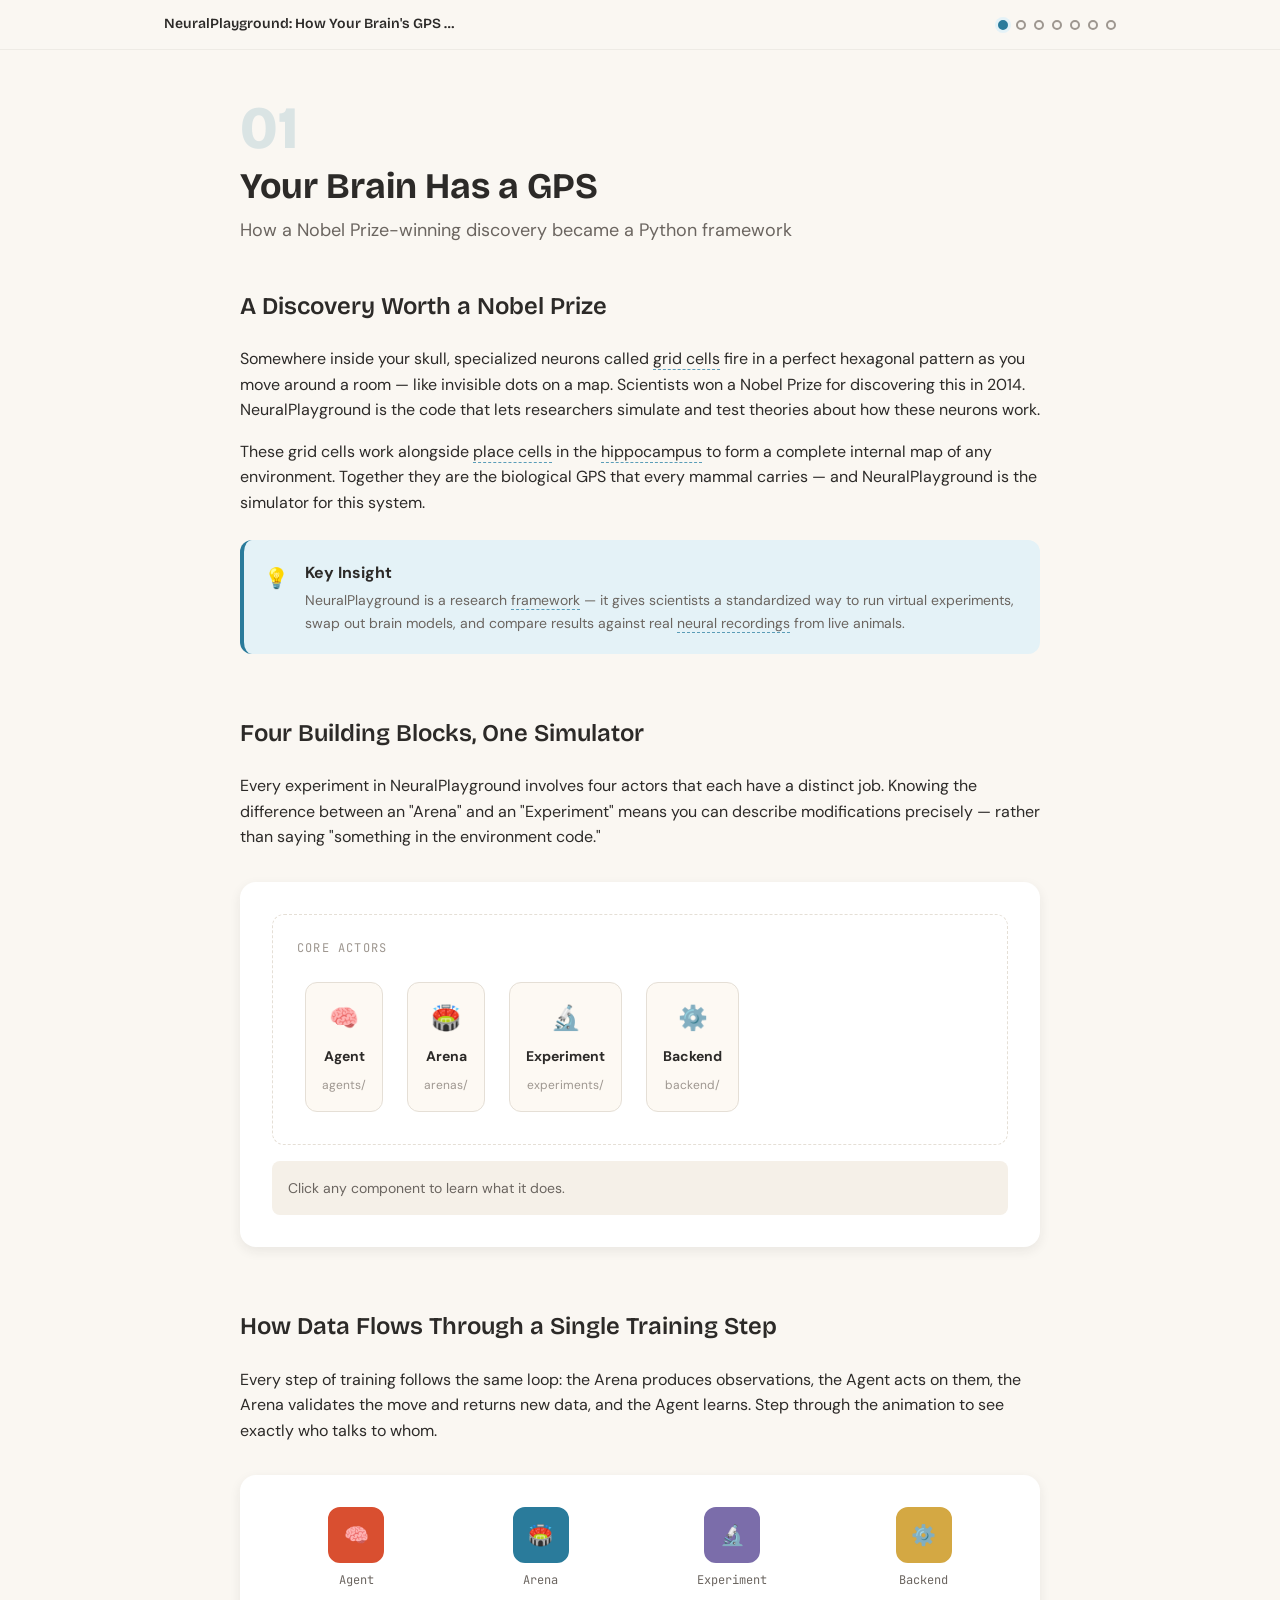
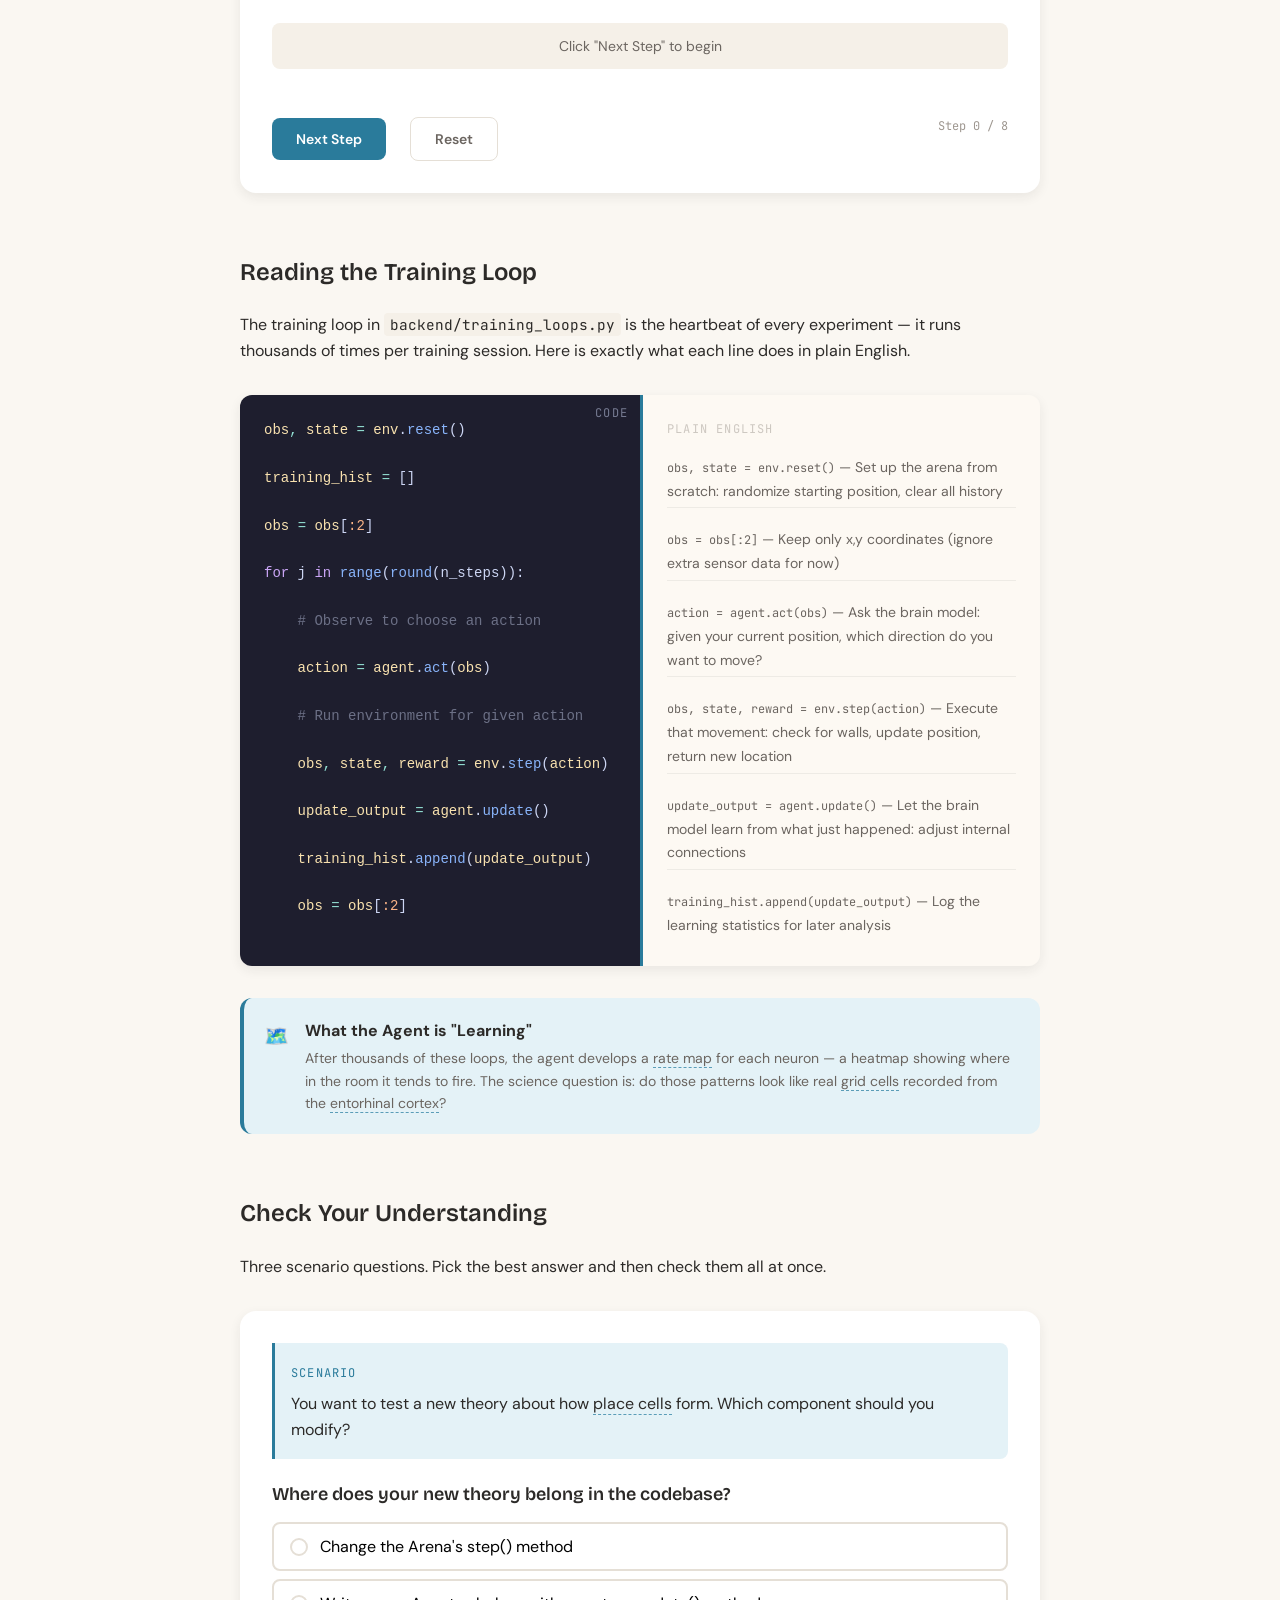
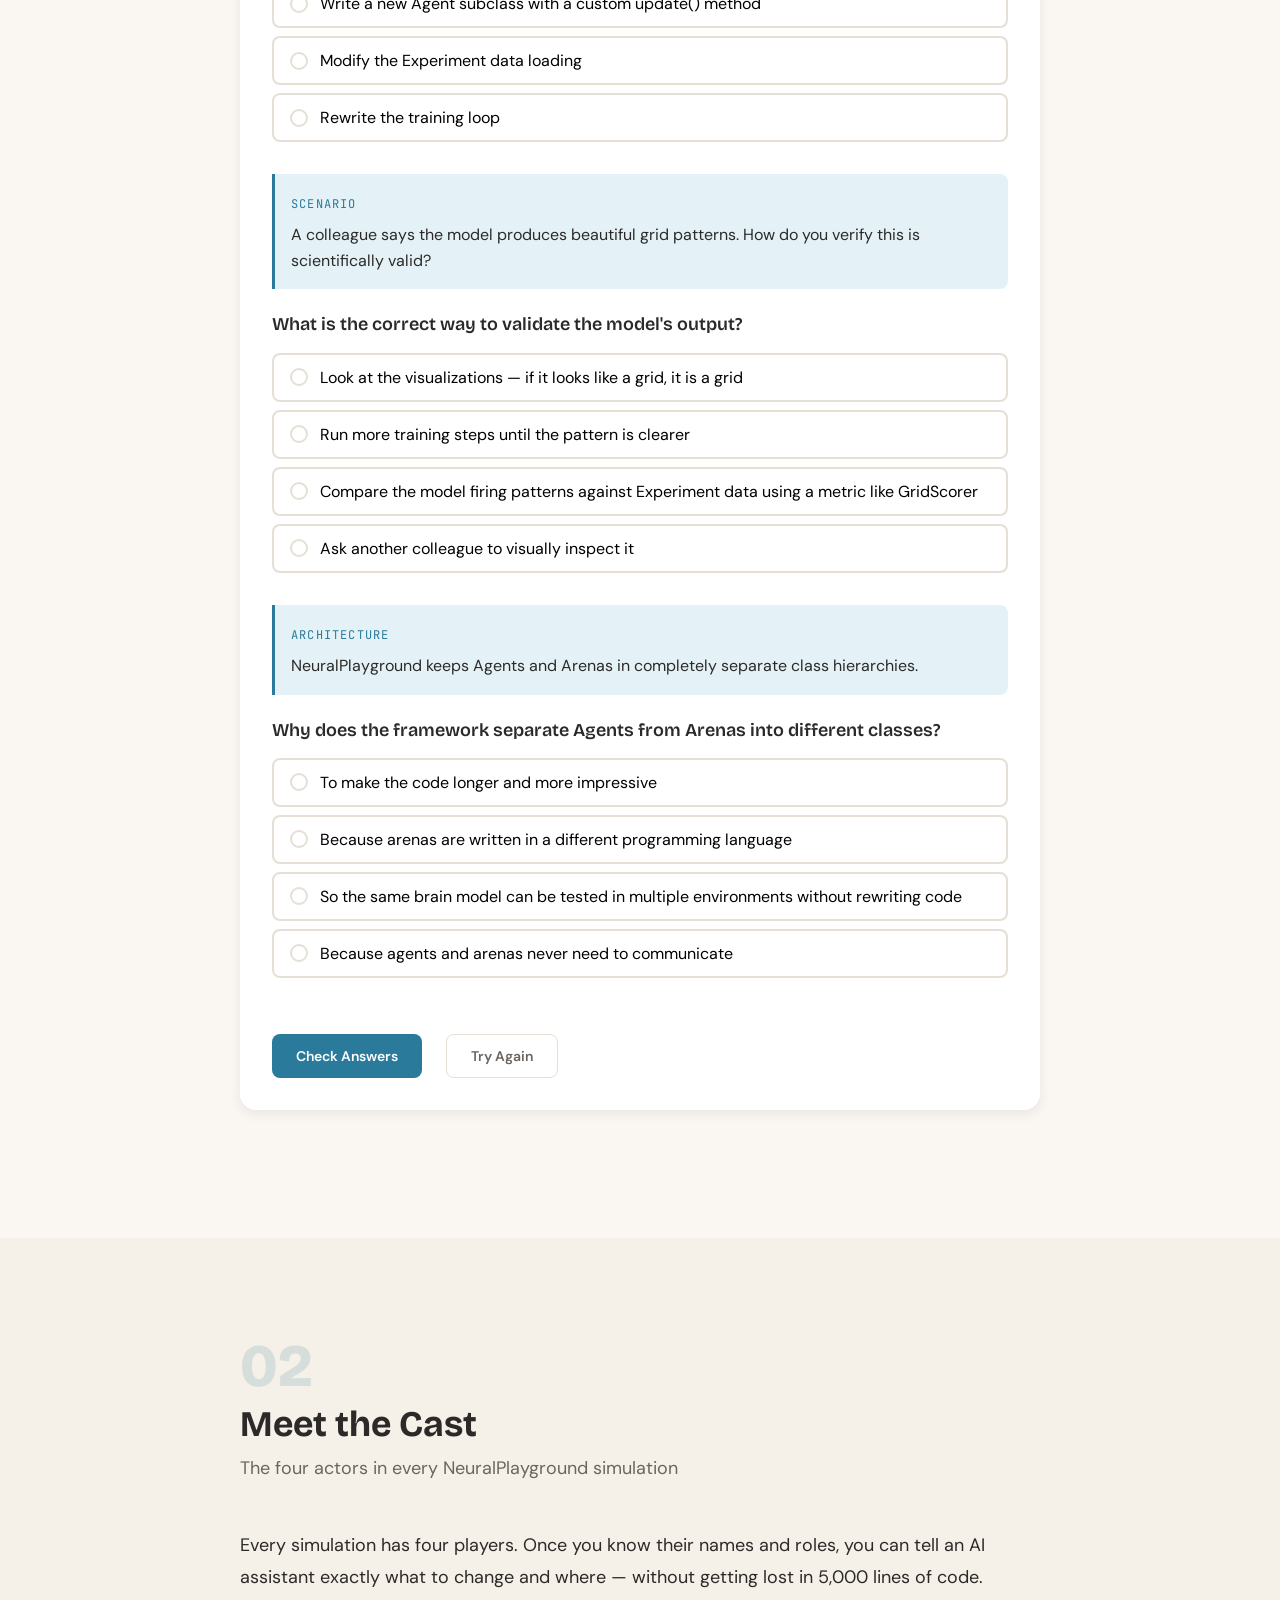
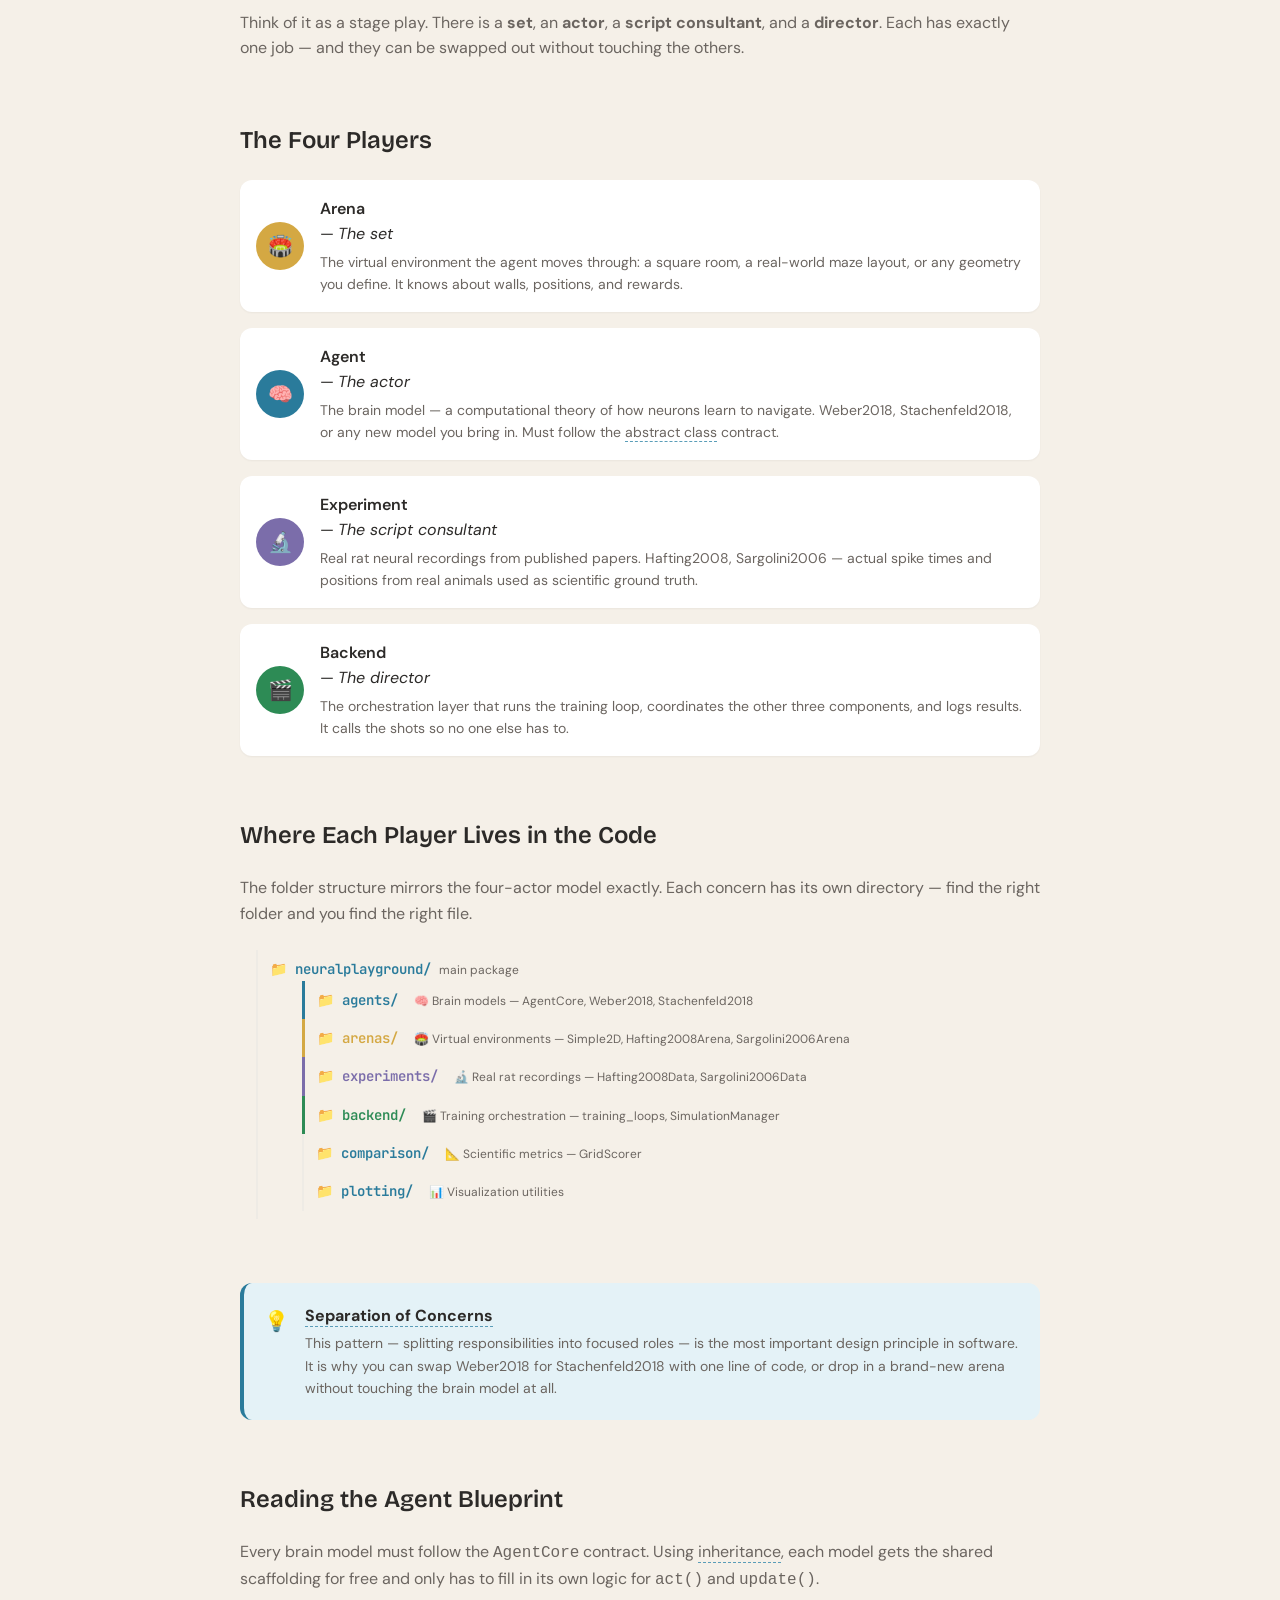
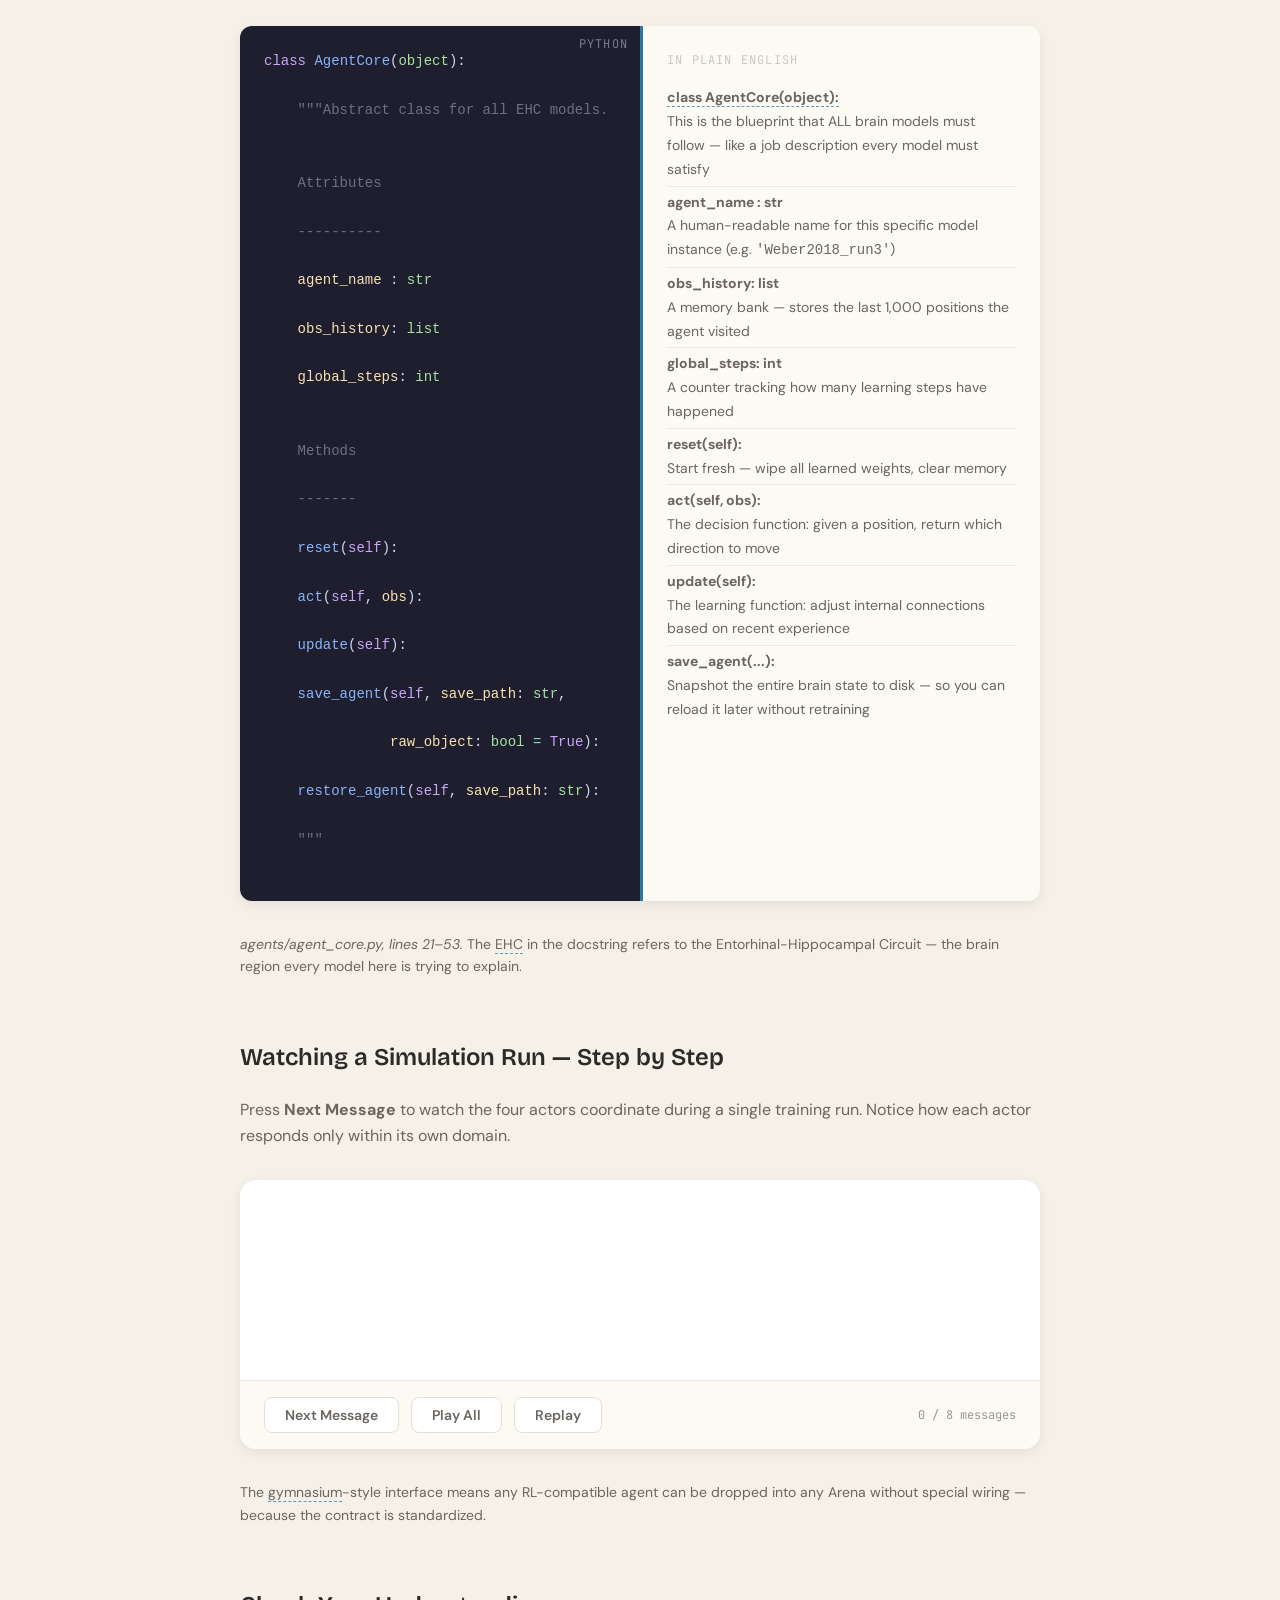
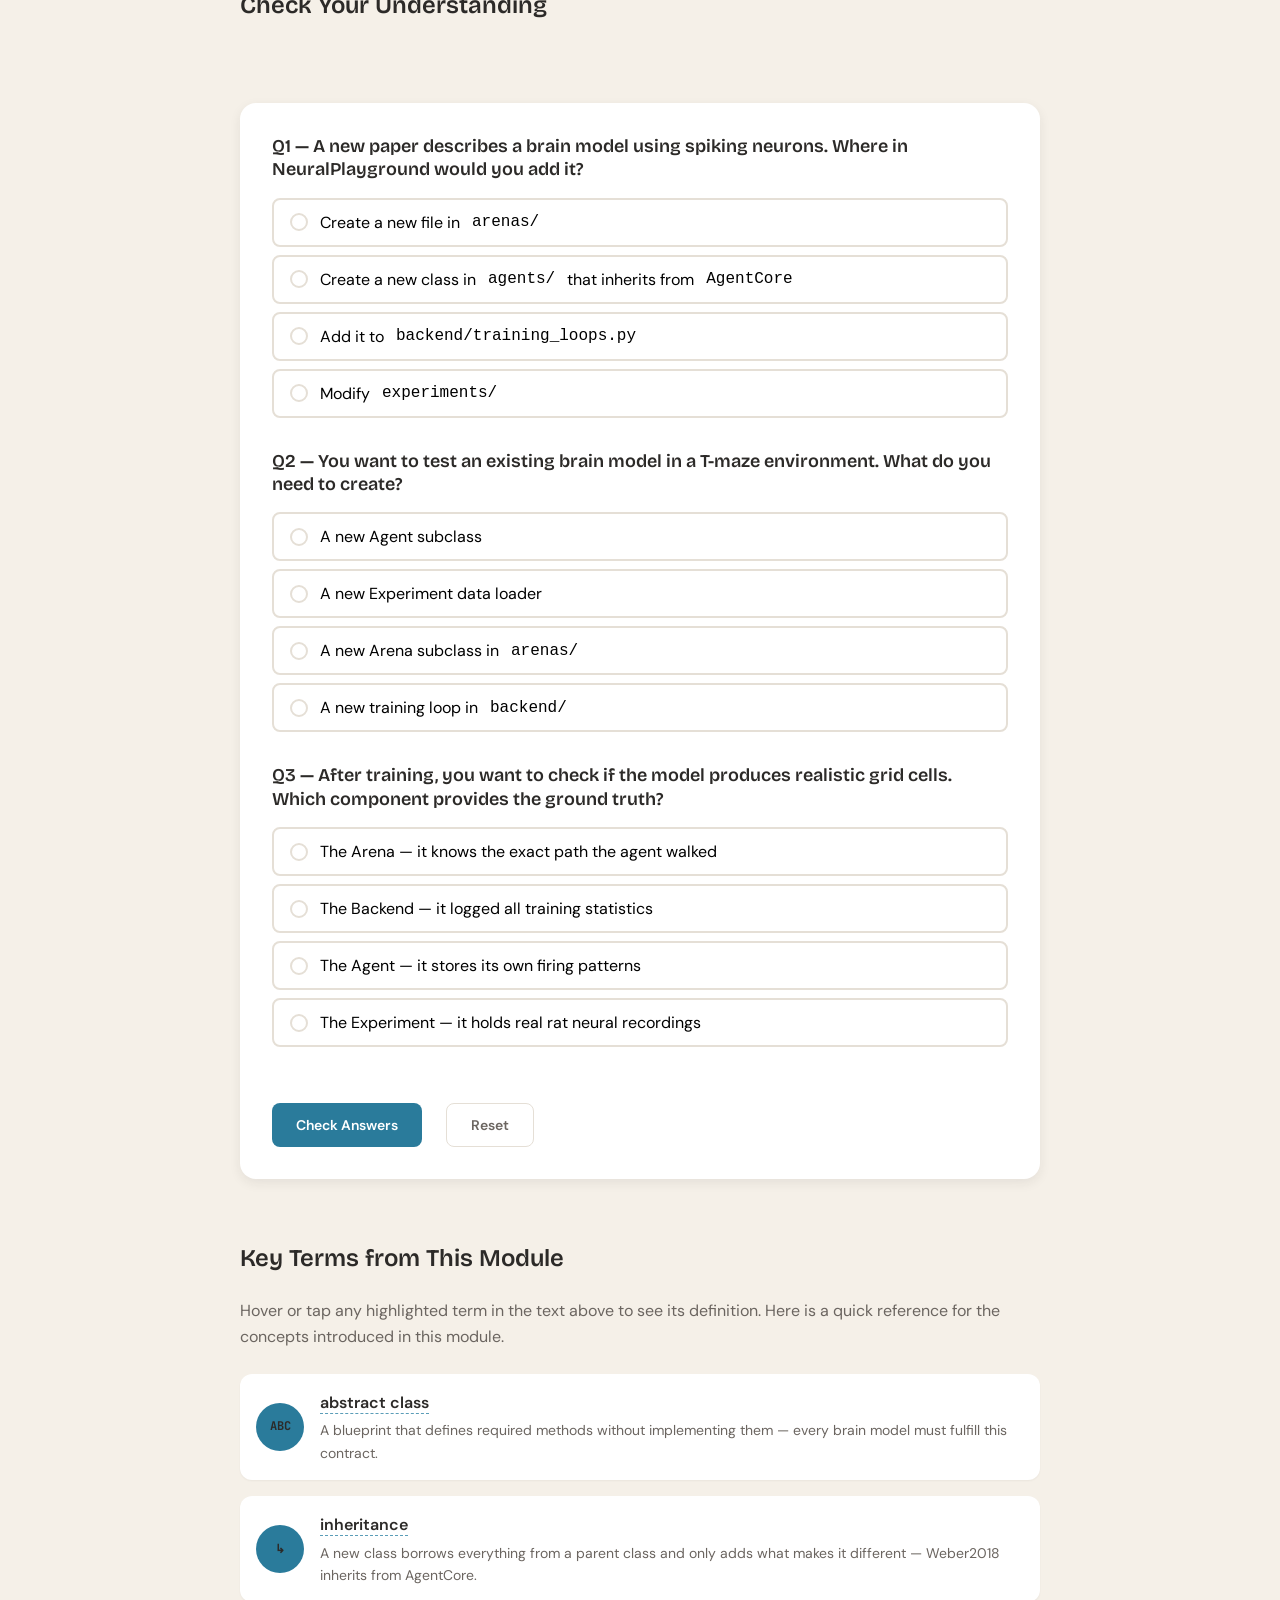
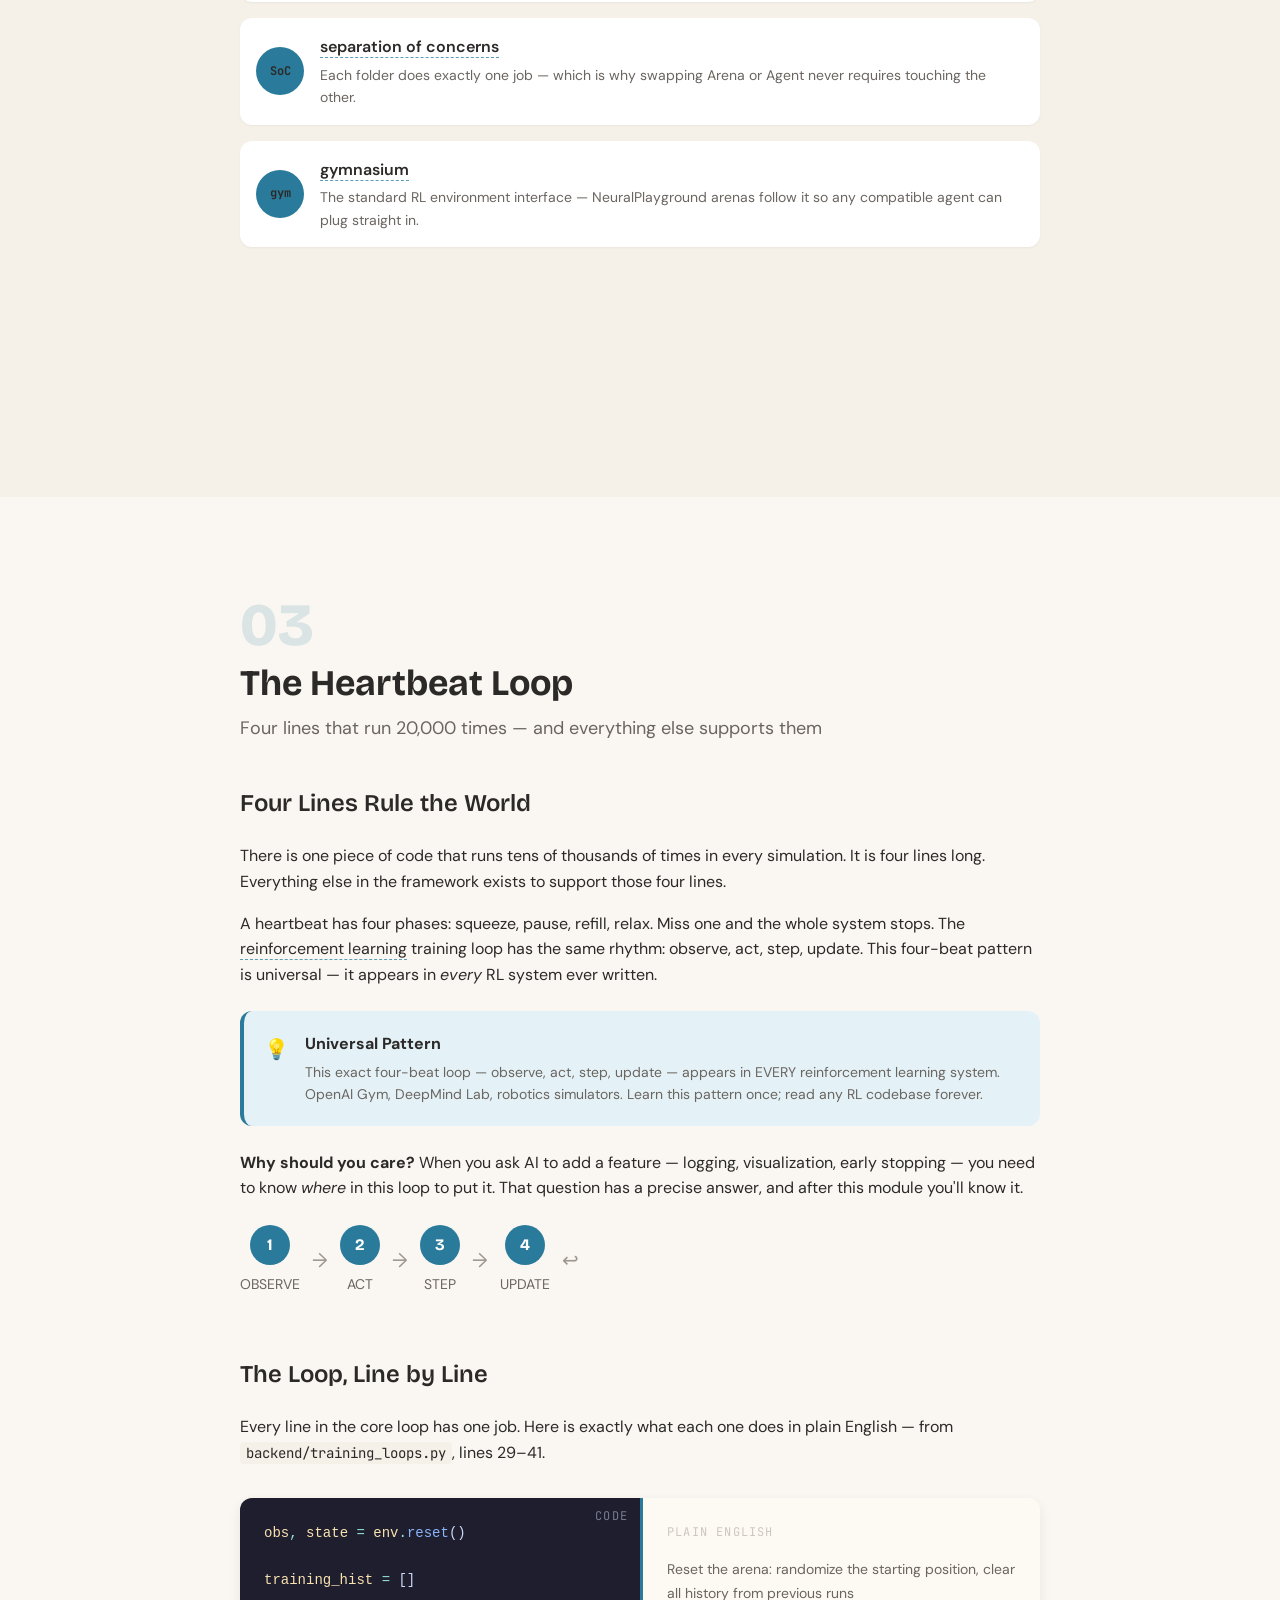
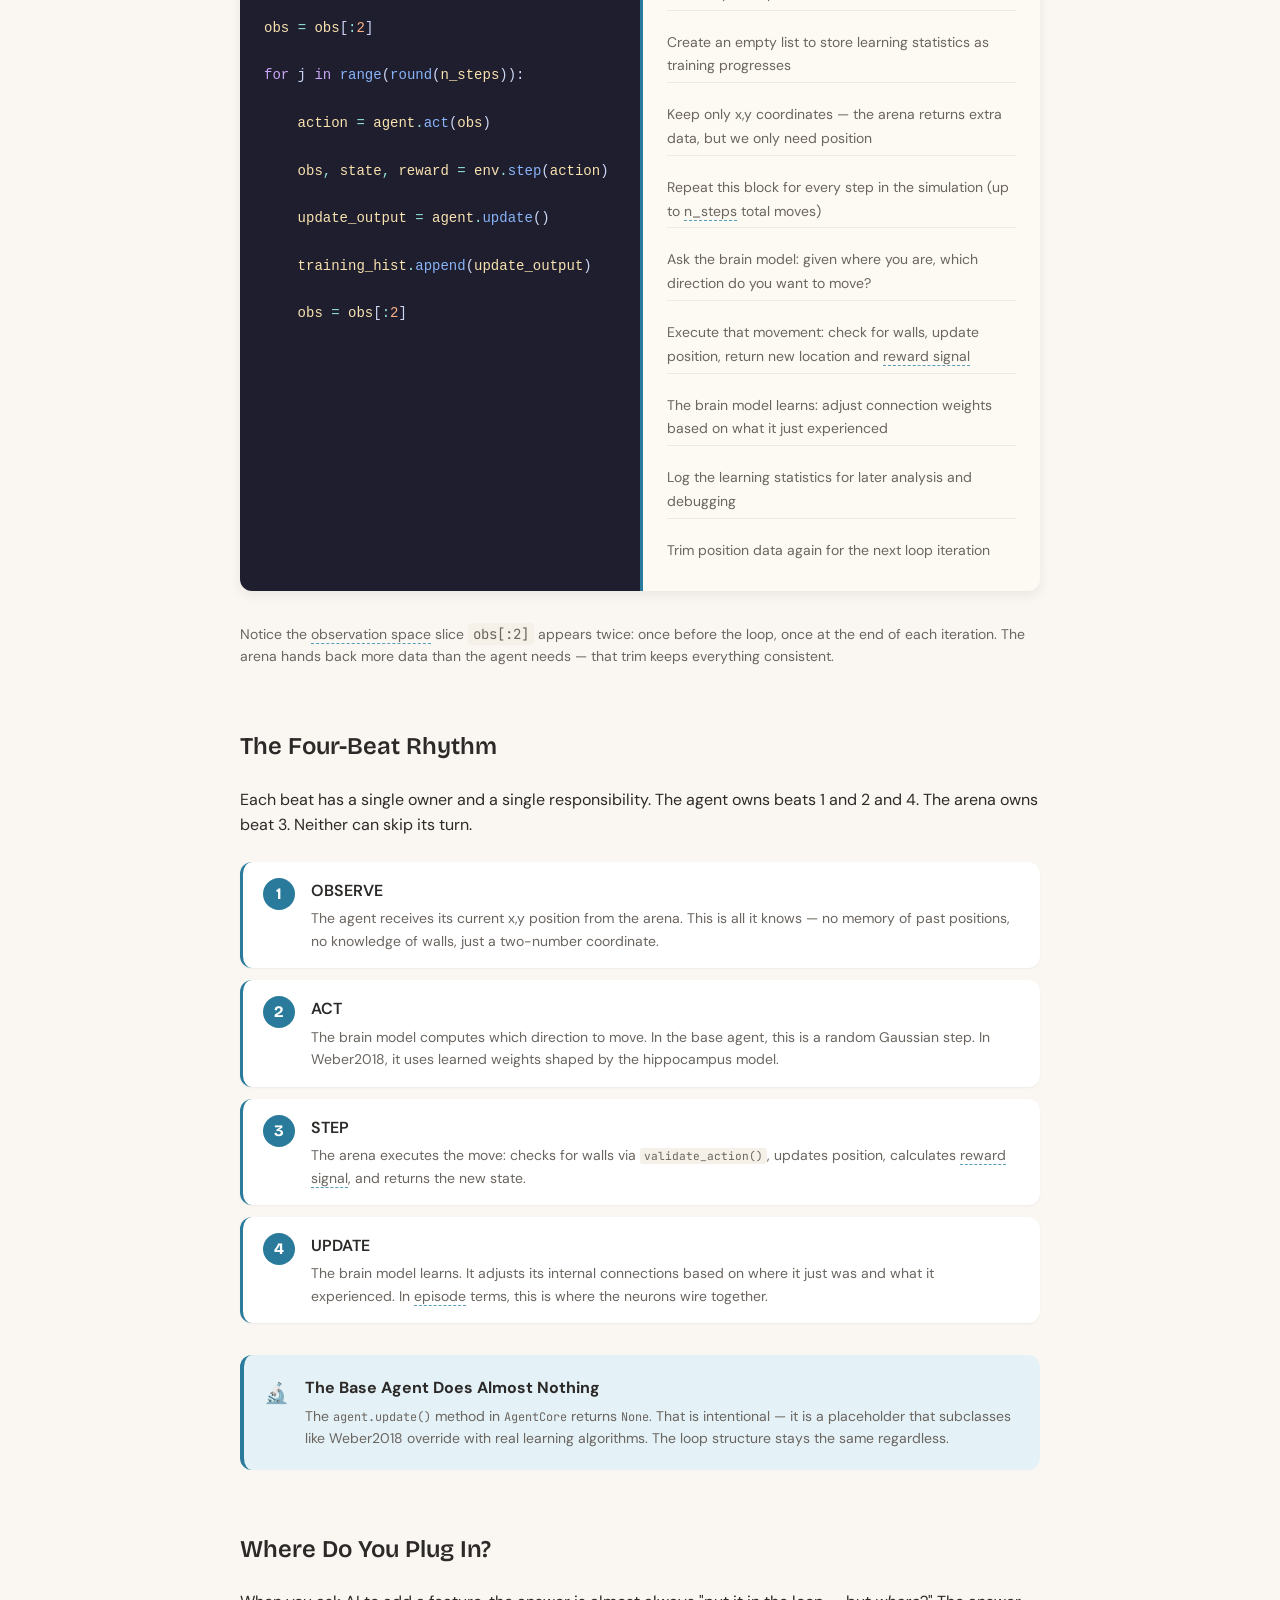
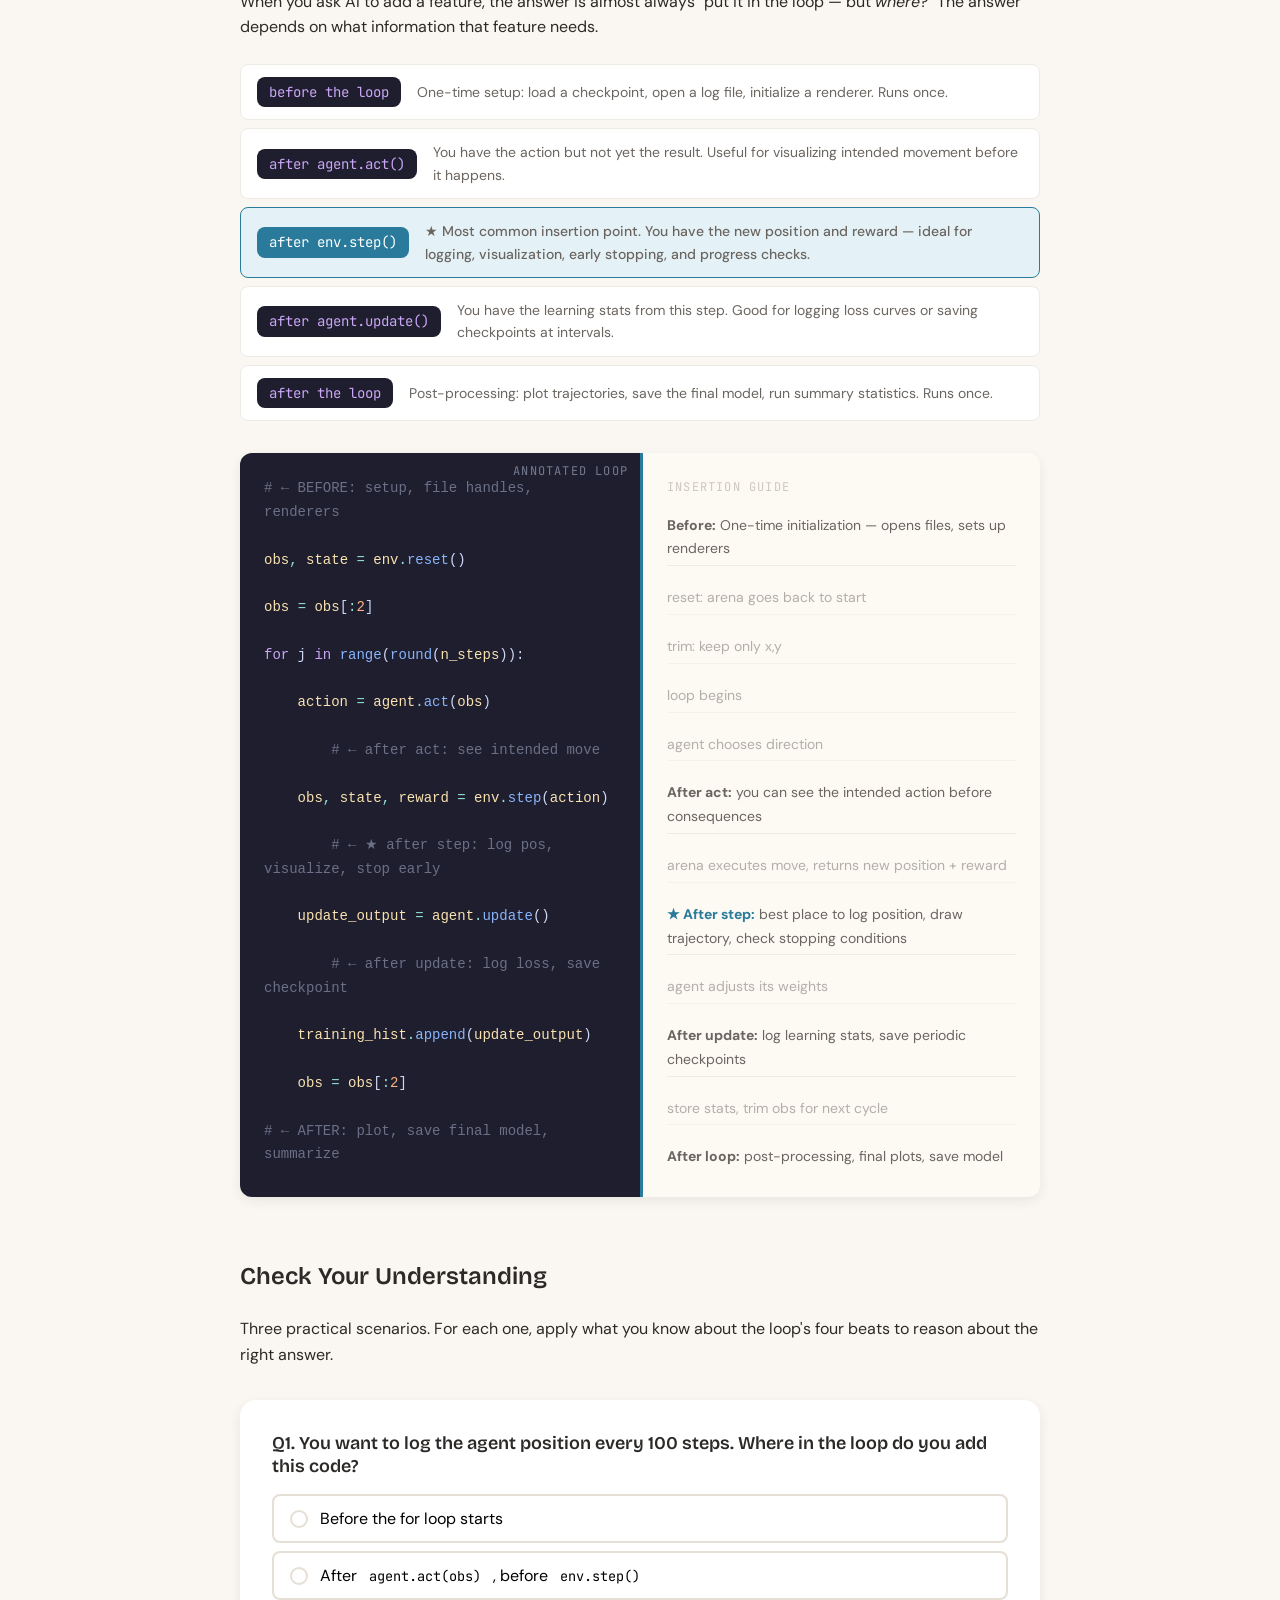
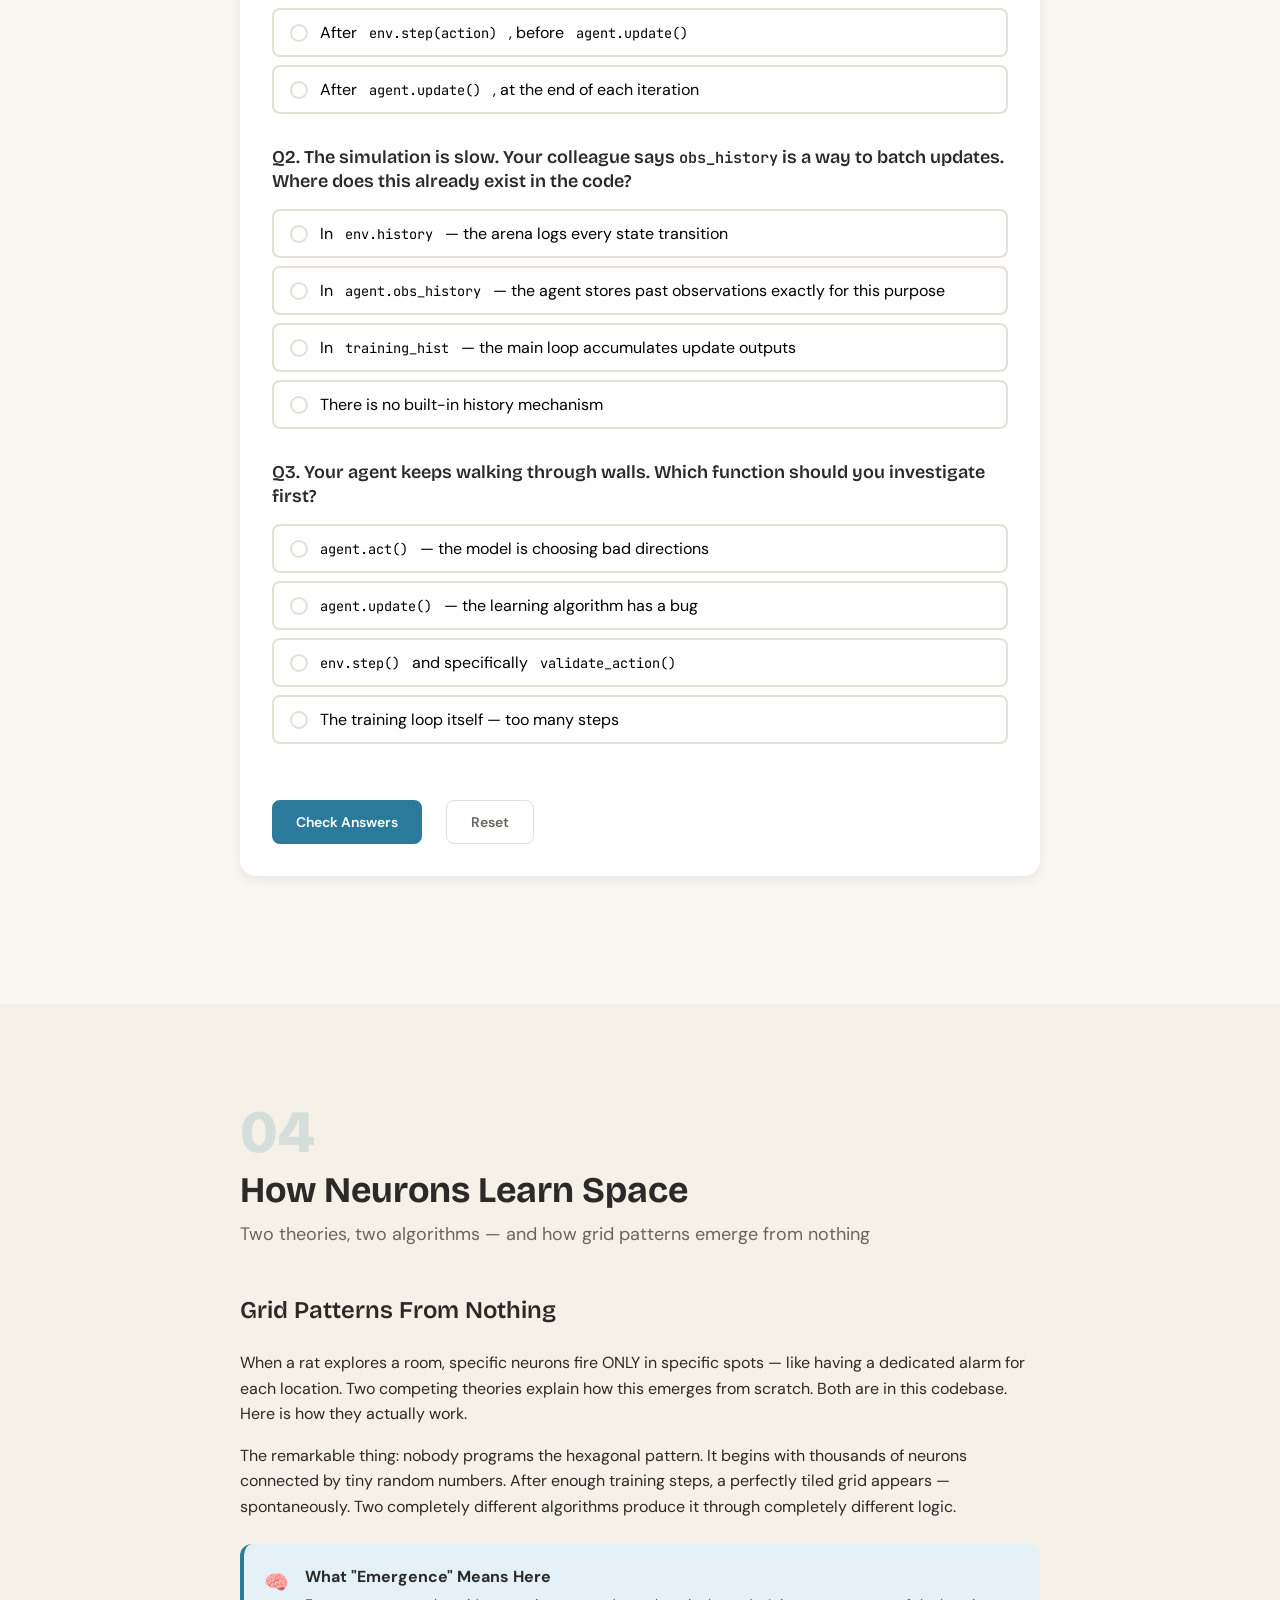
<file: neural-playground-course/index.html>
<!DOCTYPE html>
<html lang="en">
<head>
  <meta charset="UTF-8">
  <meta name="viewport" content="width=device-width, initial-scale=1.0">
  <title>NeuralPlayground: How Your Brain's GPS Works in Code</title>

  <!-- Google Fonts: Bricolage Grotesque · DM Sans · JetBrains Mono -->
  <link rel="preconnect" href="https://fonts.googleapis.com">
  <link rel="preconnect" href="https://fonts.gstatic.com" crossorigin>
  <link href="https://fonts.googleapis.com/css2?family=Bricolage+Grotesque:opsz,wght@12..96,400;12..96,600;12..96,700;12..96,800&family=DM+Sans:ital,opsz,wght@0,9..40,300;0,9..40,400;0,9..40,500;0,9..40,600;0,9..40,700;1,9..40,400;1,9..40,500&family=JetBrains+Mono:wght@400;500;600&display=swap" rel="stylesheet">

  <link rel="stylesheet" href="styles.css">

  <style>
    :root {
      --color-accent:       #2A7B9B;
      --color-accent-hover: #1F6280;
      --color-accent-light: #E4F2F7;
      --color-accent-muted: #5A9DB8;
    }
  </style>

  <script src="main.js" defer></script>
</head>
<body>

  <nav class="nav" id="nav">
    <div class="progress-bar" id="progress-bar" role="progressbar" aria-valuenow="0" aria-valuemin="0" aria-valuemax="100"></div>
    <div class="nav-inner">
      <span class="nav-title">NeuralPlayground: How Your Brain's GPS Works in Code</span>
      <div class="nav-dots" id="nav-dots" role="tablist">
        <button class="nav-dot" data-target="module-1" data-tooltip="Your Brain Has a GPS" role="tab" aria-label="Module 1: Your Brain Has a GPS"></button>
        <button class="nav-dot" data-target="module-2" data-tooltip="Meet the Cast" role="tab" aria-label="Module 2: Meet the Cast"></button>
        <button class="nav-dot" data-target="module-3" data-tooltip="The Heartbeat Loop" role="tab" aria-label="Module 3: The Heartbeat Loop"></button>
        <button class="nav-dot" data-target="module-4" data-tooltip="How Neurons Learn Space" role="tab" aria-label="Module 4: How Neurons Learn Space"></button>
        <button class="nav-dot" data-target="module-5" data-tooltip="Real Rat Data" role="tab" aria-label="Module 5: Real Rat Data"></button>
        <button class="nav-dot" data-target="module-6" data-tooltip="Science at Scale" role="tab" aria-label="Module 6: Science at Scale"></button>
        <button class="nav-dot" data-target="module-7" data-tooltip="Teaching the TEM to Want" role="tab" aria-label="Module 7: Teaching the TEM to Want"></button>
      </div>
    </div>
  </nav>

  <main id="main">
    <!-- modules/*.html content is assembled here by build.sh -->
<section class="module" id="module-1" style="background: var(--color-bg)">
  <div class="module-content">

    <header class="module-header animate-in">
      <span class="module-number">01</span>
      <h1 class="module-title">Your Brain Has a GPS</h1>
      <p class="module-subtitle">How a Nobel Prize-winning discovery became a Python framework</p>
    </header>

    <div class="module-body">

      <!-- ── SCREEN 1: The Hook ─────────────────────────────── -->
      <section class="screen animate-in">
        <h2 class="screen-heading">A Discovery Worth a Nobel Prize</h2>
        <p>
          Somewhere inside your skull, specialized neurons called
          <span class="term" data-definition="Neurons in the entorhinal cortex that fire in a perfect hexagonal grid as an animal moves through space — like an invisible GPS overlay on the environment">grid cells</span>
          fire in a perfect hexagonal pattern as you move around a room — like invisible dots on a map.
          Scientists won a Nobel Prize for discovering this in 2014. NeuralPlayground is the code that lets researchers simulate and test theories about how these neurons work.
        </p>
        <p>
          These grid cells work alongside
          <span class="term" data-definition="Neurons in the hippocampus that each fire only when the animal is in one specific location — every spot in a room has its own dedicated neuron">place cells</span>
          in the
          <span class="term" data-definition="A seahorse-shaped brain region crucial for memory and spatial navigation — damage it and you cannot form new memories or navigate familiar spaces">hippocampus</span>
          to form a complete internal map of any environment.
          Together they are the biological GPS that every mammal carries — and NeuralPlayground is the simulator for this system.
        </p>

        <div class="callout callout-accent">
          <div class="callout-icon">💡</div>
          <div class="callout-content">
            <strong class="callout-title">Key Insight</strong>
            <p>NeuralPlayground is a research <span class="term" data-definition="A codebase that provides a standard structure you build on top of — like building with LEGO bricks instead of carving each piece from scratch">framework</span> — it gives scientists a standardized way to run virtual experiments, swap out brain models, and compare results against real <span class="term" data-definition="Data captured by implanting tiny electrodes next to individual neurons — each electrode detects the electrical spikes a neuron fires">neural recordings</span> from live animals.</p>
          </div>
        </div>
      </section>

      <!-- ── SCREEN 2: Architecture Overview ───────────────── -->
      <section class="screen animate-in">
        <h2 class="screen-heading">Four Building Blocks, One Simulator</h2>
        <p>
          Every experiment in NeuralPlayground involves four actors that each have a distinct job.
          Knowing the difference between an "Arena" and an "Experiment" means you can describe modifications precisely — rather than saying "something in the environment code."
        </p>

        <div class="arch-diagram animate-in">
          <div class="arch-zone">
            <div class="arch-zone-label">Core Actors</div>
            <div style="display: flex; flex-wrap: wrap; gap: var(--space-2);">
              <div class="arch-component" data-info="The brain model. Receives position coordinates, decides which direction to move next, and updates its internal connection weights after each step. This is where theories about how neurons wire themselves live.">
                <span class="arch-icon">🧠</span>
                <strong>Agent</strong>
                <small style="font-size: var(--text-xs); color: var(--color-text-muted);">agents/</small>
              </div>
              <div class="arch-component" data-info="The virtual room. Defines the shape of the space, enforces walls, tracks position, and returns a reward signal. Swap a square room for a circular one here without touching the brain model at all.">
                <span class="arch-icon">🏟️</span>
                <strong>Arena</strong>
                <small style="font-size: var(--text-xs); color: var(--color-text-muted);">arenas/</small>
              </div>
              <div class="arch-component" data-info="Real rat data. Holds the actual neural recordings from live animals — position traces, spike trains, rate maps. Used after training to validate whether the model produces biologically realistic patterns.">
                <span class="arch-icon">🔬</span>
                <strong>Experiment</strong>
                <small style="font-size: var(--text-xs); color: var(--color-text-muted);">experiments/</small>
              </div>
              <div class="arch-component" data-info="The orchestrator. Runs the training loop — reset environment, collect observations, call agent.act(), call env.step(), call agent.update(), log results. You rarely need to change this.">
                <span class="arch-icon">⚙️</span>
                <strong>Backend</strong>
                <small style="font-size: var(--text-xs); color: var(--color-text-muted);">backend/</small>
              </div>
            </div>
          </div>
          <div class="arch-description">Click any component to learn what it does.</div>
        </div>
      </section>

      <!-- ── SCREEN 3: Data Flow Animation ─────────────────── -->
      <section class="screen animate-in">
        <h2 class="screen-heading">How Data Flows Through a Single Training Step</h2>
        <p>
          Every step of training follows the same loop: the Arena produces observations, the Agent acts on them, the Arena validates the move and returns new data, and the Agent learns.
          Step through the animation to see exactly who talks to whom.
        </p>

        <div class="flow-animation animate-in" data-steps="[
          {&quot;highlight&quot;:&quot;flow-actor-4&quot;,&quot;label&quot;:&quot;Backend sets up the simulation&quot;},
          {&quot;highlight&quot;:&quot;flow-actor-2&quot;,&quot;label&quot;:&quot;Arena initializes: 1m x 1m room, random start position&quot;},
          {&quot;highlight&quot;:&quot;flow-actor-1&quot;,&quot;label&quot;:&quot;Agent receives first observation: position coordinates&quot;},
          {&quot;highlight&quot;:&quot;flow-actor-1&quot;,&quot;label&quot;:&quot;Agent decides: move in direction [0.8, 0.2]&quot;,&quot;packet&quot;:true,&quot;from&quot;:&quot;actor-1&quot;,&quot;to&quot;:&quot;actor-2&quot;},
          {&quot;highlight&quot;:&quot;flow-actor-2&quot;,&quot;label&quot;:&quot;Arena validates the move (no wall collision), updates position&quot;},
          {&quot;highlight&quot;:&quot;flow-actor-2&quot;,&quot;label&quot;:&quot;Arena returns: new position, reward=0&quot;,&quot;packet&quot;:true,&quot;from&quot;:&quot;actor-2&quot;,&quot;to&quot;:&quot;actor-1&quot;},
          {&quot;highlight&quot;:&quot;flow-actor-1&quot;,&quot;label&quot;:&quot;Agent runs update() - adjusts its connection weights&quot;},
          {&quot;highlight&quot;:&quot;flow-actor-3&quot;,&quot;label&quot;:&quot;After training: Experiment provides real rat data for comparison&quot;}
        ]">
          <div class="flow-actors">
            <div class="flow-actor" id="flow-actor-1">
              <div class="flow-actor-icon" style="background: var(--color-actor-1); color: white; border-color: var(--color-actor-1);">🧠</div>
              <span>Agent</span>
            </div>
            <div class="flow-actor" id="flow-actor-2">
              <div class="flow-actor-icon" style="background: var(--color-actor-2); color: white; border-color: var(--color-actor-2);">🏟️</div>
              <span>Arena</span>
            </div>
            <div class="flow-actor" id="flow-actor-3">
              <div class="flow-actor-icon" style="background: var(--color-actor-3); color: white; border-color: var(--color-actor-3);">🔬</div>
              <span>Experiment</span>
            </div>
            <div class="flow-actor" id="flow-actor-4">
              <div class="flow-actor-icon" style="background: var(--color-actor-4); color: white; border-color: var(--color-actor-4);">⚙️</div>
              <span>Backend</span>
            </div>
          </div>
          <div class="flow-step-label">Click "Next Step" to begin</div>
          <div class="flow-packet"></div>
          <div class="flow-controls">
            <button class="quiz-check-btn flow-next-btn">Next Step</button>
            <button class="quiz-reset-btn flow-reset-btn">Reset</button>
            <span class="flow-progress"></span>
          </div>
        </div>
      </section>

      <!-- ── SCREEN 4: Code↔English Translation ────────────── -->
      <section class="screen animate-in">
        <h2 class="screen-heading">Reading the Training Loop</h2>
        <p>
          The training loop in <code style="font-family: var(--font-mono); font-size: 0.9em; background: var(--color-bg-warm); padding: 2px 6px; border-radius: 4px;">backend/training_loops.py</code> is the heartbeat of every experiment — it runs thousands of times per training session.
          Here is exactly what each line does in plain English.
        </p>

        <div class="translation-block animate-in">
          <div class="translation-code">
            <span class="translation-label">CODE</span>
            <pre><code><span class="code-line"><span class="code-property">obs</span><span class="code-operator">, </span><span class="code-property">state</span> <span class="code-operator">=</span> <span class="code-property">env</span>.<span class="code-function">reset</span>()</span>
<span class="code-line"><span class="code-property">training_hist</span> <span class="code-operator">=</span> []</span>
<span class="code-line"><span class="code-property">obs</span> <span class="code-operator">=</span> <span class="code-property">obs</span>[<span class="code-number">:2</span>]</span>
<span class="code-line"><span class="code-keyword">for</span> j <span class="code-keyword">in</span> <span class="code-function">range</span>(<span class="code-function">round</span>(n_steps)):</span>
<span class="code-line">    <span class="code-comment"># Observe to choose an action</span></span>
<span class="code-line">    <span class="code-property">action</span> <span class="code-operator">=</span> <span class="code-property">agent</span>.<span class="code-function">act</span>(<span class="code-property">obs</span>)</span>
<span class="code-line">    <span class="code-comment"># Run environment for given action</span></span>
<span class="code-line">    <span class="code-property">obs</span><span class="code-operator">, </span><span class="code-property">state</span><span class="code-operator">, </span><span class="code-property">reward</span> <span class="code-operator">=</span> <span class="code-property">env</span>.<span class="code-function">step</span>(<span class="code-property">action</span>)</span>
<span class="code-line">    <span class="code-property">update_output</span> <span class="code-operator">=</span> <span class="code-property">agent</span>.<span class="code-function">update</span>()</span>
<span class="code-line">    <span class="code-property">training_hist</span>.<span class="code-function">append</span>(<span class="code-property">update_output</span>)</span>
<span class="code-line">    <span class="code-property">obs</span> <span class="code-operator">=</span> <span class="code-property">obs</span>[<span class="code-number">:2</span>]</span></code></pre>
          </div>
          <div class="translation-english">
            <span class="translation-label">PLAIN ENGLISH</span>
            <div class="translation-lines">
              <p class="tl"><code style="font-family: var(--font-mono); font-size: 0.85em;">obs, state = env.reset()</code> — Set up the arena from scratch: randomize starting position, clear all history</p>
              <p class="tl"><code style="font-family: var(--font-mono); font-size: 0.85em;">obs = obs[:2]</code> — Keep only x,y coordinates (ignore extra sensor data for now)</p>
              <p class="tl"><code style="font-family: var(--font-mono); font-size: 0.85em;">action = agent.act(obs)</code> — Ask the brain model: given your current position, which direction do you want to move?</p>
              <p class="tl"><code style="font-family: var(--font-mono); font-size: 0.85em;">obs, state, reward = env.step(action)</code> — Execute that movement: check for walls, update position, return new location</p>
              <p class="tl"><code style="font-family: var(--font-mono); font-size: 0.85em;">update_output = agent.update()</code> — Let the brain model learn from what just happened: adjust internal connections</p>
              <p class="tl"><code style="font-family: var(--font-mono); font-size: 0.85em;">training_hist.append(update_output)</code> — Log the learning statistics for later analysis</p>
            </div>
          </div>
        </div>

        <div class="callout callout-accent">
          <div class="callout-icon">🗺️</div>
          <div class="callout-content">
            <strong class="callout-title">What the Agent is "Learning"</strong>
            <p>After thousands of these loops, the agent develops a
            <span class="term" data-definition="A 2D heatmap showing how often a neuron fires at each location in an arena — bright spots mean the neuron fires frequently there">rate map</span>
            for each neuron — a heatmap showing where in the room it tends to fire.
            The science question is: do those patterns look like real
            <span class="term" data-definition="Neurons in the entorhinal cortex that fire in a perfect hexagonal grid as an animal moves through space — like an invisible GPS overlay on the environment">grid cells</span>
            recorded from the
            <span class="term" data-definition="The brain region just upstream of the hippocampus where grid cells live — it acts like a coordinate system feeding into the memory system">entorhinal cortex</span>?</p>
          </div>
        </div>
      </section>

      <!-- ── SCREEN 5: Quiz ─────────────────────────────────── -->
      <section class="screen animate-in">
        <h2 class="screen-heading">Check Your Understanding</h2>
        <p>Three scenario questions. Pick the best answer and then check them all at once.</p>

        <div class="quiz-container animate-in" id="quiz-module1">

          <!-- Q1 -->
          <div class="quiz-question-block"
               data-correct="b"
               data-explanation-right="The brain model&apos;s learning algorithm lives in the Agent&apos;s update() method. That is where theories about how neurons change their connections are implemented."
               data-explanation-wrong="The Arena handles the physical space, the Experiment holds ground truth data, and the training loop orchestrates everything. The learning algorithm itself lives in the Agent.">
            <div class="scenario-block">
              <div class="scenario-context">
                <span class="scenario-label">Scenario</span>
                <p>You want to test a new theory about how <span class="term" data-definition="Neurons in the hippocampus that each fire only when the animal is in one specific location — every spot in a room has its own dedicated neuron">place cells</span> form. Which component should you modify?</p>
              </div>
            </div>
            <p class="quiz-question">Where does your new theory belong in the codebase?</p>
            <div class="quiz-options">
              <button class="quiz-option" data-value="a" onclick="selectOption(this)">
                <span class="quiz-option-radio"></span>
                Change the Arena's step() method
              </button>
              <button class="quiz-option" data-value="b" onclick="selectOption(this)">
                <span class="quiz-option-radio"></span>
                Write a new Agent subclass with a custom update() method
              </button>
              <button class="quiz-option" data-value="c" onclick="selectOption(this)">
                <span class="quiz-option-radio"></span>
                Modify the Experiment data loading
              </button>
              <button class="quiz-option" data-value="d" onclick="selectOption(this)">
                <span class="quiz-option-radio"></span>
                Rewrite the training loop
              </button>
            </div>
            <div class="quiz-feedback"></div>
          </div>

          <!-- Q2 -->
          <div class="quiz-question-block"
               data-correct="c"
               data-explanation-right="Visual inspection is subjective and can be fooled. Scientific validation means comparing quantitatively against real rat recordings — that is what the Experiment classes and GridScorer are for."
               data-explanation-wrong="Visual inspection is not reproducible or objective. The framework provides quantitative comparison against real neural data precisely because visual pattern-matching is unreliable.">
            <div class="scenario-block">
              <div class="scenario-context">
                <span class="scenario-label">Scenario</span>
                <p>A colleague says the model produces beautiful grid patterns. How do you verify this is scientifically valid?</p>
              </div>
            </div>
            <p class="quiz-question">What is the correct way to validate the model's output?</p>
            <div class="quiz-options">
              <button class="quiz-option" data-value="a" onclick="selectOption(this)">
                <span class="quiz-option-radio"></span>
                Look at the visualizations — if it looks like a grid, it is a grid
              </button>
              <button class="quiz-option" data-value="b" onclick="selectOption(this)">
                <span class="quiz-option-radio"></span>
                Run more training steps until the pattern is clearer
              </button>
              <button class="quiz-option" data-value="c" onclick="selectOption(this)">
                <span class="quiz-option-radio"></span>
                Compare the model firing patterns against Experiment data using a metric like GridScorer
              </button>
              <button class="quiz-option" data-value="d" onclick="selectOption(this)">
                <span class="quiz-option-radio"></span>
                Ask another colleague to visually inspect it
              </button>
            </div>
            <div class="quiz-feedback"></div>
          </div>

          <!-- Q3 -->
          <div class="quiz-question-block"
               data-correct="c"
               data-explanation-right="Separation of concerns. You can test Weber2018 in a circular arena, a rectangular arena, a multi-room maze — without touching the model code at all. This is how you do systematic science."
               data-explanation-wrong="The separation is intentional: swap any actor for another without rewriting the rest. It is the foundation of the whole framework design.">
            <div class="scenario-block">
              <div class="scenario-context">
                <span class="scenario-label">Architecture</span>
                <p>NeuralPlayground keeps Agents and Arenas in completely separate class hierarchies.</p>
              </div>
            </div>
            <p class="quiz-question">Why does the framework separate Agents from Arenas into different classes?</p>
            <div class="quiz-options">
              <button class="quiz-option" data-value="a" onclick="selectOption(this)">
                <span class="quiz-option-radio"></span>
                To make the code longer and more impressive
              </button>
              <button class="quiz-option" data-value="b" onclick="selectOption(this)">
                <span class="quiz-option-radio"></span>
                Because arenas are written in a different programming language
              </button>
              <button class="quiz-option" data-value="c" onclick="selectOption(this)">
                <span class="quiz-option-radio"></span>
                So the same brain model can be tested in multiple environments without rewriting code
              </button>
              <button class="quiz-option" data-value="d" onclick="selectOption(this)">
                <span class="quiz-option-radio"></span>
                Because agents and arenas never need to communicate
              </button>
            </div>
            <div class="quiz-feedback"></div>
          </div>

          <div style="display: flex; gap: var(--space-3); margin-top: var(--space-6);">
            <button class="quiz-check-btn" onclick="checkQuiz('quiz-module1')">Check Answers</button>
            <button class="quiz-reset-btn" onclick="resetQuiz('quiz-module1')">Try Again</button>
          </div>

        </div>
      </section>

    </div><!-- /.module-body -->
  </div><!-- /.module-content -->
</section>
<section class="module" id="module-2" style="background: var(--color-bg-warm)">
  <div class="module-content">

    <!-- ── HEADER ───────────────────────────────────────────────── -->
    <header class="module-header animate-in">
      <span class="module-number">02</span>
      <h1 class="module-title">Meet the Cast</h1>
      <p class="module-subtitle">The four actors in every NeuralPlayground simulation</p>
    </header>

    <div class="module-body">

      <!-- ── SCREEN 1: OPENING HOOK ───────────────────────────── -->
      <div class="screen">
        <p class="animate-in" style="font-size: var(--text-lg); line-height: var(--leading-loose); color: var(--color-text);">
          Every simulation has four players. Once you know their names and roles, you can tell an AI assistant exactly what to change and where — without getting lost in 5,000 lines of code.
        </p>
        <p class="animate-in" style="color: var(--color-text-secondary);">
          Think of it as a stage play. There is a <strong>set</strong>, an <strong>actor</strong>, a <strong>script consultant</strong>, and a <strong>director</strong>. Each has exactly one job — and they can be swapped out without touching the others.
        </p>
      </div>

      <!-- ── SCREEN 2: THE FOUR ACTORS (ICON ROWS) ────────────── -->
      <div class="screen">
        <h2 class="screen-heading animate-in">The Four Players</h2>
        <div class="icon-rows stagger-children">

          <div class="icon-row animate-in">
            <div class="icon-circle" style="background: var(--color-actor-4)">🏟️</div>
            <div>
              <strong>Arena</strong> — <em>The set</em>
              <p>The virtual environment the agent moves through: a square room, a real-world maze layout, or any geometry you define. It knows about walls, positions, and rewards.</p>
            </div>
          </div>

          <div class="icon-row animate-in">
            <div class="icon-circle" style="background: var(--color-actor-2)">🧠</div>
            <div>
              <strong>Agent</strong> — <em>The actor</em>
              <p>The brain model — a computational theory of how neurons learn to navigate. Weber2018, Stachenfeld2018, or any new model you bring in. Must follow the <span class="term" data-definition="A blueprint that defines what methods a class MUST have, without implementing them — like a job contract that says 'you must be able to act() and update()' but leaves the details to each applicant">abstract class</span> contract.</p>
            </div>
          </div>

          <div class="icon-row animate-in">
            <div class="icon-circle" style="background: var(--color-actor-3)">🔬</div>
            <div>
              <strong>Experiment</strong> — <em>The script consultant</em>
              <p>Real rat neural recordings from published papers. Hafting2008, Sargolini2006 — actual spike times and positions from real animals used as scientific ground truth.</p>
            </div>
          </div>

          <div class="icon-row animate-in">
            <div class="icon-circle" style="background: var(--color-actor-5)">🎬</div>
            <div>
              <strong>Backend</strong> — <em>The director</em>
              <p>The orchestration layer that runs the training loop, coordinates the other three components, and logs results. It calls the shots so no one else has to.</p>
            </div>
          </div>

        </div>
      </div>

      <!-- ── SCREEN 3: FILE TREE ───────────────────────────────── -->
      <div class="screen">
        <h2 class="screen-heading animate-in">Where Each Player Lives in the Code</h2>
        <p class="animate-in" style="color: var(--color-text-secondary);">
          The folder structure mirrors the four-actor model exactly. Each concern has its own directory — find the right folder and you find the right file.
        </p>

        <div class="file-tree animate-in">
          <div class="ft-folder open">
            <span class="ft-name">neuralplayground/</span><span class="ft-desc">main package</span>
            <div class="ft-children">

              <div class="ft-folder" style="border-left: 3px solid var(--color-actor-2)">
                <span class="ft-name" style="color: var(--color-actor-2)">agents/</span>
                <span class="ft-desc">🧠 Brain models — AgentCore, Weber2018, Stachenfeld2018</span>
              </div>

              <div class="ft-folder" style="border-left: 3px solid var(--color-actor-4)">
                <span class="ft-name" style="color: var(--color-actor-4)">arenas/</span>
                <span class="ft-desc">🏟️ Virtual environments — Simple2D, Hafting2008Arena, Sargolini2006Arena</span>
              </div>

              <div class="ft-folder" style="border-left: 3px solid var(--color-actor-3)">
                <span class="ft-name" style="color: var(--color-actor-3)">experiments/</span>
                <span class="ft-desc">🔬 Real rat recordings — Hafting2008Data, Sargolini2006Data</span>
              </div>

              <div class="ft-folder" style="border-left: 3px solid var(--color-actor-5)">
                <span class="ft-name" style="color: var(--color-actor-5)">backend/</span>
                <span class="ft-desc">🎬 Training orchestration — training_loops, SimulationManager</span>
              </div>

              <div class="ft-folder">
                <span class="ft-name">comparison/</span>
                <span class="ft-desc">📐 Scientific metrics — GridScorer</span>
              </div>

              <div class="ft-folder">
                <span class="ft-name">plotting/</span>
                <span class="ft-desc">📊 Visualization utilities</span>
              </div>

            </div>
          </div>
        </div>
      </div>

      <!-- ── SCREEN 4: SEPARATION OF CONCERNS CALLOUT ──────────── -->
      <div class="screen">
        <div class="callout callout-accent animate-in">
          <div class="callout-icon">💡</div>
          <div class="callout-content">
            <strong class="callout-title">
              <span class="term" data-definition="A design principle: each component does exactly one job. Arena handles space. Agent handles learning. When things break, you know exactly where to look.">Separation of Concerns</span>
            </strong>
            <p>This pattern — splitting responsibilities into focused roles — is the most important design principle in software. It is why you can swap Weber2018 for Stachenfeld2018 with one line of code, or drop in a brand-new arena without touching the brain model at all.</p>
          </div>
        </div>
      </div>

      <!-- ── SCREEN 5: CODE ↔ ENGLISH TRANSLATION ─────────────── -->
      <div class="screen">
        <h2 class="screen-heading animate-in">Reading the Agent Blueprint</h2>
        <p class="animate-in" style="color: var(--color-text-secondary);">
          Every brain model must follow the <code>AgentCore</code> contract. Using <span class="term" data-definition="When a new class borrows all the capabilities of an existing class and adds its own — like a child class that gets everything from its parent class for free">inheritance</span>, each model gets the shared scaffolding for free and only has to fill in its own logic for <code>act()</code> and <code>update()</code>.
        </p>

        <div class="translation-block animate-in">
          <div class="translation-code">
            <span class="translation-label">Python</span>
<code><span class="code-line"><span class="code-keyword">class</span> <span class="code-function">AgentCore</span>(<span class="code-string">object</span>):</span>
<span class="code-line">    <span class="code-comment">"""Abstract class for all EHC models.</span></span>
<span class="code-line"></span>
<span class="code-line">    <span class="code-comment">Attributes</span></span>
<span class="code-line">    <span class="code-comment">----------</span></span>
<span class="code-line">    <span class="code-property">agent_name</span> : <span class="code-string">str</span></span>
<span class="code-line">    <span class="code-property">obs_history</span>: <span class="code-string">list</span></span>
<span class="code-line">    <span class="code-property">global_steps</span>: <span class="code-string">int</span></span>
<span class="code-line"></span>
<span class="code-line">    <span class="code-comment">Methods</span></span>
<span class="code-line">    <span class="code-comment">-------</span></span>
<span class="code-line">    <span class="code-function">reset</span>(<span class="code-keyword">self</span>):</span>
<span class="code-line">    <span class="code-function">act</span>(<span class="code-keyword">self</span>, <span class="code-property">obs</span>):</span>
<span class="code-line">    <span class="code-function">update</span>(<span class="code-keyword">self</span>):</span>
<span class="code-line">    <span class="code-function">save_agent</span>(<span class="code-keyword">self</span>, <span class="code-property">save_path</span>: <span class="code-string">str</span>,</span>
<span class="code-line">               <span class="code-property">raw_object</span>: <span class="code-string">bool</span> <span class="code-operator">=</span> <span class="code-keyword">True</span>):</span>
<span class="code-line">    <span class="code-function">restore_agent</span>(<span class="code-keyword">self</span>, <span class="code-property">save_path</span>: <span class="code-string">str</span>):</span>
<span class="code-line">    <span class="code-comment">"""</span></span>
</code>
          </div>
          <div class="translation-english">
            <span class="translation-label">In plain English</span>
            <div class="translation-lines">
              <div class="tl"><strong><span class="term" data-definition="A blueprint that defines what methods a class MUST have, without implementing them — like a job contract that says 'you must be able to act() and update()' but leaves the details to each applicant">class AgentCore(object):</span></strong><br>This is the blueprint that ALL brain models must follow — like a job description every model must satisfy</div>
              <div class="tl"><strong>agent_name : str</strong><br>A human-readable name for this specific model instance (e.g. <code>'Weber2018_run3'</code>)</div>
              <div class="tl"><strong>obs_history: list</strong><br>A memory bank — stores the last 1,000 positions the agent visited</div>
              <div class="tl"><strong>global_steps: int</strong><br>A counter tracking how many learning steps have happened</div>
              <div class="tl"><strong>reset(self):</strong><br>Start fresh — wipe all learned weights, clear memory</div>
              <div class="tl"><strong>act(self, obs):</strong><br>The decision function: given a position, return which direction to move</div>
              <div class="tl"><strong>update(self):</strong><br>The learning function: adjust internal connections based on recent experience</div>
              <div class="tl"><strong>save_agent(...):</strong><br>Snapshot the entire brain state to disk — so you can reload it later without retraining</div>
            </div>
          </div>
        </div>

        <p class="animate-in" style="color: var(--color-text-secondary); font-size: var(--text-sm);">
          <em>agents/agent_core.py, lines 21–53.</em> The <span class="term" data-definition="Entorhinal-Hippocampal Circuit — the brain region this framework models, famous for containing place cells and grid cells">EHC</span> in the docstring refers to the Entorhinal-Hippocampal Circuit — the brain region every model here is trying to explain.
        </p>
      </div>

      <!-- ── SCREEN 6: GROUP CHAT ANIMATION ────────────────────── -->
      <div class="screen">
        <h2 class="screen-heading animate-in">Watching a Simulation Run — Step by Step</h2>
        <p class="animate-in" style="color: var(--color-text-secondary);">
          Press <strong>Next Message</strong> to watch the four actors coordinate during a single training run. Notice how each actor responds only within its own domain.
        </p>

        <div class="chat-window animate-in" id="chat-module2">
          <div class="chat-messages">

            <!-- msg 0 -->
            <div class="chat-message" data-msg="0" data-sender="backend" style="display:none">
              <div class="chat-avatar" style="background: var(--color-actor-5)">B</div>
              <div class="chat-bubble">
                <span class="chat-sender" style="color: var(--color-actor-5)">BACKEND</span>
                <p>Time to run a simulation. Arena, set up the environment.</p>
              </div>
            </div>

            <!-- msg 1 -->
            <div class="chat-message" data-msg="1" data-sender="arena" style="display:none">
              <div class="chat-avatar" style="background: var(--color-actor-4)">A</div>
              <div class="chat-bubble">
                <span class="chat-sender" style="color: var(--color-actor-4)">ARENA</span>
                <p>Ready. I have a 1m × 1m square room with walls and a random starting position.</p>
              </div>
            </div>

            <!-- msg 2 -->
            <div class="chat-message" data-msg="2" data-sender="backend" style="display:none">
              <div class="chat-avatar" style="background: var(--color-actor-5)">B</div>
              <div class="chat-bubble">
                <span class="chat-sender" style="color: var(--color-actor-5)">BACKEND</span>
                <p>Agent, you are placed in the arena. First observation: position [0.12, -0.34]</p>
              </div>
            </div>

            <!-- msg 3 -->
            <div class="chat-message" data-msg="3" data-sender="agent" style="display:none">
              <div class="chat-avatar" style="background: var(--color-actor-2)">Ag</div>
              <div class="chat-bubble">
                <span class="chat-sender" style="color: var(--color-actor-2)">AGENT</span>
                <p>Based on my current weights, I will move in direction [0.8, 0.2].</p>
              </div>
            </div>

            <!-- msg 4 -->
            <div class="chat-message" data-msg="4" data-sender="arena" style="display:none">
              <div class="chat-avatar" style="background: var(--color-actor-4)">A</div>
              <div class="chat-bubble">
                <span class="chat-sender" style="color: var(--color-actor-4)">ARENA</span>
                <p>Movement executed. New position: [0.18, -0.26]. No walls crossed. Reward: 0.</p>
              </div>
            </div>

            <!-- msg 5 -->
            <div class="chat-message" data-msg="5" data-sender="agent" style="display:none">
              <div class="chat-avatar" style="background: var(--color-actor-2)">Ag</div>
              <div class="chat-bubble">
                <span class="chat-sender" style="color: var(--color-actor-2)">AGENT</span>
                <p>Learning from this step. Updating my connection weights now.</p>
              </div>
            </div>

            <!-- msg 6 -->
            <div class="chat-message" data-msg="6" data-sender="backend" style="display:none">
              <div class="chat-avatar" style="background: var(--color-actor-5)">B</div>
              <div class="chat-bubble">
                <span class="chat-sender" style="color: var(--color-actor-5)">BACKEND</span>
                <p>Step 1 of 20,000 complete. Logging result.</p>
              </div>
            </div>

            <!-- msg 7 -->
            <div class="chat-message" data-msg="7" data-sender="experiment" style="display:none">
              <div class="chat-avatar" style="background: var(--color-actor-3)">E</div>
              <div class="chat-bubble">
                <span class="chat-sender" style="color: var(--color-actor-3)">EXPERIMENT</span>
                <p>When you are done, I will provide real rat data for comparison.</p>
              </div>
            </div>

          </div>

          <!-- typing indicator -->
          <div class="chat-typing" id="chat-module2-typing" style="display:none">
            <div class="chat-avatar" id="chat-module2-typing-avatar">?</div>
            <div class="chat-typing-dots">
              <span class="typing-dot"></span><span class="typing-dot"></span><span class="typing-dot"></span>
            </div>
          </div>

          <div class="chat-controls">
            <button class="btn chat-next-btn">Next Message</button>
            <button class="btn chat-all-btn">Play All</button>
            <button class="btn chat-reset-btn">Replay</button>
            <span class="chat-progress"></span>
          </div>
        </div>

        <p class="animate-in" style="color: var(--color-text-secondary); font-size: var(--text-sm);">
          The <span class="term" data-definition="The standard Python library for reinforcement learning environments (originally OpenAI Gym) — NeuralPlayground arenas follow its interface so any RL agent can work with them">gymnasium</span>-style interface means any RL-compatible agent can be dropped into any Arena without special wiring — because the contract is standardized.
        </p>
      </div>

      <!-- ── SCREEN 7: QUIZ ─────────────────────────────────────── -->
      <div class="screen">
        <h2 class="screen-heading animate-in">Check Your Understanding</h2>
        <p class="animate-in" style="color: var(--color-text-secondary);">
          Three quick scenarios. Each one tests whether you can map a real task to the right component.
        </p>

        <div class="quiz-container animate-in" id="quiz-module2">

          <!-- Q1 -->
          <div class="quiz-question-block"
               data-correct="b"
               data-explanation-right="The agents/ folder contains all brain model implementations. Create a new class that inherits from AgentCore and implement act() and update() — the framework handles the rest."
               data-explanation-wrong="The agents/ folder is where ALL brain models live. The arena, experiments, and backend are separate concerns.">
            <p class="quiz-question">Q1 — A new paper describes a brain model using spiking neurons. Where in NeuralPlayground would you add it?</p>
            <div class="quiz-options">
              <button class="quiz-option" data-value="a" onclick="selectOption(this)">
                <span class="quiz-option-radio"></span>
                Create a new file in <code>arenas/</code>
              </button>
              <button class="quiz-option" data-value="b" onclick="selectOption(this)">
                <span class="quiz-option-radio"></span>
                Create a new class in <code>agents/</code> that inherits from <code>AgentCore</code>
              </button>
              <button class="quiz-option" data-value="c" onclick="selectOption(this)">
                <span class="quiz-option-radio"></span>
                Add it to <code>backend/training_loops.py</code>
              </button>
              <button class="quiz-option" data-value="d" onclick="selectOption(this)">
                <span class="quiz-option-radio"></span>
                Modify <code>experiments/</code>
              </button>
            </div>
            <div class="quiz-feedback"></div>
          </div>

          <!-- Q2 -->
          <div class="quiz-question-block"
               data-correct="c"
               data-explanation-right="The Arena defines the physical space. Create a ConnectedRooms-style Arena (or a fresh subclass) that represents your T-maze geometry with the right walls and reward locations."
               data-explanation-wrong="The agent navigates whatever arena it is placed in. To change the physical space, you change the Arena — not the brain model, the data, or the training loop.">
            <p class="quiz-question">Q2 — You want to test an existing brain model in a T-maze environment. What do you need to create?</p>
            <div class="quiz-options">
              <button class="quiz-option" data-value="a" onclick="selectOption(this)">
                <span class="quiz-option-radio"></span>
                A new Agent subclass
              </button>
              <button class="quiz-option" data-value="b" onclick="selectOption(this)">
                <span class="quiz-option-radio"></span>
                A new Experiment data loader
              </button>
              <button class="quiz-option" data-value="c" onclick="selectOption(this)">
                <span class="quiz-option-radio"></span>
                A new Arena subclass in <code>arenas/</code>
              </button>
              <button class="quiz-option" data-value="d" onclick="selectOption(this)">
                <span class="quiz-option-radio"></span>
                A new training loop in <code>backend/</code>
              </button>
            </div>
            <div class="quiz-feedback"></div>
          </div>

          <!-- Q3 -->
          <div class="quiz-question-block"
               data-correct="d"
               data-explanation-right="Experiment classes load published recordings from real rats — exact spike times, positions, and rate maps. That is the scientific ground truth your model is being evaluated against."
               data-explanation-wrong="The Arena knows space. The Backend knows training history. The Agent knows its own parameters. Only the Experiment holds real biological data from actual animals.">
            <p class="quiz-question">Q3 — After training, you want to check if the model produces realistic grid cells. Which component provides the ground truth?</p>
            <div class="quiz-options">
              <button class="quiz-option" data-value="a" onclick="selectOption(this)">
                <span class="quiz-option-radio"></span>
                The Arena — it knows the exact path the agent walked
              </button>
              <button class="quiz-option" data-value="b" onclick="selectOption(this)">
                <span class="quiz-option-radio"></span>
                The Backend — it logged all training statistics
              </button>
              <button class="quiz-option" data-value="c" onclick="selectOption(this)">
                <span class="quiz-option-radio"></span>
                The Agent — it stores its own firing patterns
              </button>
              <button class="quiz-option" data-value="d" onclick="selectOption(this)">
                <span class="quiz-option-radio"></span>
                The Experiment — it holds real rat neural recordings
              </button>
            </div>
            <div class="quiz-feedback"></div>
          </div>

          <div style="display:flex; gap: var(--space-3); margin-top: var(--space-6);">
            <button class="quiz-check-btn" onclick="checkQuiz('quiz-module2')">Check Answers</button>
            <button class="quiz-reset-btn" onclick="resetQuiz('quiz-module2')">Reset</button>
          </div>

        </div>
      </div>

      <!-- ── SCREEN 8: GLOSSARY RECAP ──────────────────────────── -->
      <div class="screen">
        <h2 class="screen-heading animate-in">Key Terms from This Module</h2>
        <p class="animate-in" style="color: var(--color-text-secondary);">
          Hover or tap any highlighted term in the text above to see its definition. Here is a quick reference for the concepts introduced in this module.
        </p>

        <div class="icon-rows stagger-children" style="margin-top: var(--space-6);">

          <div class="icon-row animate-in">
            <div class="icon-circle" style="background: var(--color-accent); font-size: var(--text-xs); font-family: var(--font-mono); font-weight: 700;">ABC</div>
            <div>
              <strong><span class="term" data-definition="A blueprint that defines what methods a class MUST have, without implementing them — like a job contract that says 'you must be able to act() and update()' but leaves the details to each applicant">abstract class</span></strong>
              <p>A blueprint that defines required methods without implementing them — every brain model must fulfill this contract.</p>
            </div>
          </div>

          <div class="icon-row animate-in">
            <div class="icon-circle" style="background: var(--color-accent); font-size: var(--text-xs); font-family: var(--font-mono); font-weight: 700;">↳</div>
            <div>
              <strong><span class="term" data-definition="When a new class borrows all the capabilities of an existing class and adds its own — like a child class that gets everything from its parent class for free">inheritance</span></strong>
              <p>A new class borrows everything from a parent class and only adds what makes it different — Weber2018 inherits from AgentCore.</p>
            </div>
          </div>

          <div class="icon-row animate-in">
            <div class="icon-circle" style="background: var(--color-accent); font-size: var(--text-xs); font-family: var(--font-mono); font-weight: 700;">SoC</div>
            <div>
              <strong><span class="term" data-definition="A design principle: each component does exactly one job. Arena handles space. Agent handles learning. When things break, you know exactly where to look.">separation of concerns</span></strong>
              <p>Each folder does exactly one job — which is why swapping Arena or Agent never requires touching the other.</p>
            </div>
          </div>

          <div class="icon-row animate-in">
            <div class="icon-circle" style="background: var(--color-accent); font-size: var(--text-xs); font-family: var(--font-mono); font-weight: 700;">gym</div>
            <div>
              <strong><span class="term" data-definition="The standard Python library for reinforcement learning environments (originally OpenAI Gym) — NeuralPlayground arenas follow its interface so any RL agent can work with them">gymnasium</span></strong>
              <p>The standard RL environment interface — NeuralPlayground arenas follow it so any compatible agent can plug straight in.</p>
            </div>
          </div>

          <div class="icon-row animate-in">
            <div class="icon-circle" style="background: var(--color-accent); font-size: var(--text-xs); font-family: var(--font-mono); font-weight: 700;">EHC</div>
            <div>
              <strong><span class="term" data-definition="Entorhinal-Hippocampal Circuit — the brain region this framework models, famous for containing place cells and grid cells">EHC</span></strong>
              <p>Entorhinal-Hippocampal Circuit — the brain region containing place cells and grid cells that every model in this framework tries to explain.</p>
            </div>
          </div>

        </div>
      </div>

    </div><!-- /.module-body -->
  </div><!-- /.module-content -->
</section>
<section class="module" id="module-3" style="background: var(--color-bg)">
  <div class="module-content">

    <header class="module-header animate-in">
      <span class="module-number">03</span>
      <h1 class="module-title">The Heartbeat Loop</h1>
      <p class="module-subtitle">Four lines that run 20,000 times — and everything else supports them</p>
    </header>

    <div class="module-body">

      <!-- ══════════════════════════════════════════════════════════
           SCREEN 1 — HOOK: FOUR LINES RULE THE WORLD
           ══════════════════════════════════════════════════════════ -->
      <div class="screen">
        <h2 class="screen-heading animate-in">Four Lines Rule the World</h2>

        <p class="animate-in">
          There is one piece of code that runs tens of thousands of times in every simulation.
          It is four lines long. Everything else in the framework exists to support those four lines.
        </p>

        <p class="animate-in">
          A heartbeat has four phases: squeeze, pause, refill, relax. Miss one and the whole system stops.
          The <span class="term" data-definition="A type of machine learning where an agent learns by trial and error: take an action, see what happens, adjust behavior. Like training a dog with treats, but mathematical.">reinforcement learning</span> training loop has the same rhythm: observe, act, step, update.
          This four-beat pattern is universal — it appears in <em>every</em> RL system ever written.
        </p>

        <div class="callout callout-accent animate-in">
          <div class="callout-icon">💡</div>
          <div class="callout-content">
            <strong class="callout-title">Universal Pattern</strong>
            <p>This exact four-beat loop — observe, act, step, update — appears in EVERY reinforcement learning system. OpenAI Gym, DeepMind Lab, robotics simulators. Learn this pattern once; read any RL codebase forever.</p>
          </div>
        </div>

        <p class="animate-in">
          <strong>Why should you care?</strong> When you ask AI to add a feature — logging, visualization, early stopping — you need to know <em>where</em> in this loop to put it.
          That question has a precise answer, and after this module you'll know it.
        </p>

        <div class="flow-steps animate-in">
          <div class="flow-step">
            <div class="flow-step-num">1</div>
            <p>OBSERVE</p>
          </div>
          <div class="flow-arrow">→</div>
          <div class="flow-step">
            <div class="flow-step-num">2</div>
            <p>ACT</p>
          </div>
          <div class="flow-arrow">→</div>
          <div class="flow-step">
            <div class="flow-step-num">3</div>
            <p>STEP</p>
          </div>
          <div class="flow-arrow">→</div>
          <div class="flow-step">
            <div class="flow-step-num">4</div>
            <p>UPDATE</p>
          </div>
          <div class="flow-arrow">↩</div>
        </div>
      </div>


      <!-- ══════════════════════════════════════════════════════════
           SCREEN 2 — CODE ↔ ENGLISH TRANSLATION
           ══════════════════════════════════════════════════════════ -->
      <div class="screen">
        <h2 class="screen-heading animate-in">The Loop, Line by Line</h2>

        <p class="animate-in">
          Every line in the core loop has one job. Here is exactly what each one does in plain English —
          from <code style="font-family: var(--font-mono); font-size: var(--text-sm); background: var(--color-bg-warm); padding: 2px 6px; border-radius: 4px;">backend/training_loops.py</code>, lines 29–41.
        </p>

        <div class="translation-block animate-in">
          <div class="translation-code">
            <span class="translation-label">CODE</span>
<pre><code><span class="code-line"><span class="code-property">obs</span><span class="code-operator">,</span> <span class="code-property">state</span> <span class="code-operator">=</span> <span class="code-property">env</span><span class="code-operator">.</span><span class="code-function">reset</span>()</span>
<span class="code-line"><span class="code-property">training_hist</span> <span class="code-operator">=</span> []</span>
<span class="code-line"><span class="code-property">obs</span> <span class="code-operator">=</span> <span class="code-property">obs</span>[<span class="code-operator">:</span><span class="code-number">2</span>]</span>
<span class="code-line"><span class="code-keyword">for</span> j <span class="code-keyword">in</span> <span class="code-function">range</span>(<span class="code-function">round</span>(<span class="code-property">n_steps</span>)):</span>
<span class="code-line">    <span class="code-property">action</span> <span class="code-operator">=</span> <span class="code-property">agent</span><span class="code-operator">.</span><span class="code-function">act</span>(<span class="code-property">obs</span>)</span>
<span class="code-line">    <span class="code-property">obs</span><span class="code-operator">,</span> <span class="code-property">state</span><span class="code-operator">,</span> <span class="code-property">reward</span> <span class="code-operator">=</span> <span class="code-property">env</span><span class="code-operator">.</span><span class="code-function">step</span>(<span class="code-property">action</span>)</span>
<span class="code-line">    <span class="code-property">update_output</span> <span class="code-operator">=</span> <span class="code-property">agent</span><span class="code-operator">.</span><span class="code-function">update</span>()</span>
<span class="code-line">    <span class="code-property">training_hist</span><span class="code-operator">.</span><span class="code-function">append</span>(<span class="code-property">update_output</span>)</span>
<span class="code-line">    <span class="code-property">obs</span> <span class="code-operator">=</span> <span class="code-property">obs</span>[<span class="code-operator">:</span><span class="code-number">2</span>]</span></code></pre>
          </div>
          <div class="translation-english">
            <span class="translation-label">PLAIN ENGLISH</span>
            <div class="translation-lines">
              <p class="tl">Reset the arena: randomize the starting position, clear all history from previous runs</p>
              <p class="tl">Create an empty list to store learning statistics as training progresses</p>
              <p class="tl">Keep only x,y coordinates — the arena returns extra data, but we only need position</p>
              <p class="tl">Repeat this block for every step in the simulation (up to <span class="term" data-definition="The total number of loop iterations — how many times the agent moves before training ends">n_steps</span> total moves)</p>
              <p class="tl">Ask the brain model: given where you are, which direction do you want to move?</p>
              <p class="tl">Execute that movement: check for walls, update position, return new location and <span class="term" data-definition="A number the environment returns after each action to indicate how good or bad that action was — NeuralPlayground uses reward=0 (undirected navigation)">reward signal</span></p>
              <p class="tl">The brain model learns: adjust connection weights based on what it just experienced</p>
              <p class="tl">Log the learning statistics for later analysis and debugging</p>
              <p class="tl">Trim position data again for the next loop iteration</p>
            </div>
          </div>
        </div>

        <p class="animate-in" style="font-size: var(--text-sm); color: var(--color-text-secondary);">
          Notice the <span class="term" data-definition="The set of all possible inputs an agent can receive — in NeuralPlayground, this is a 2D position coordinate">observation space</span> slice <code style="font-family: var(--font-mono); background: var(--color-bg-warm); padding: 2px 5px; border-radius: 4px;">obs[:2]</code> appears twice: once before the loop, once at the end of each iteration. The arena hands back more data than the agent needs — that trim keeps everything consistent.
        </p>
      </div>


      <!-- ══════════════════════════════════════════════════════════
           SCREEN 3 — FOUR-BEAT RHYTHM STEP CARDS
           ══════════════════════════════════════════════════════════ -->
      <div class="screen">
        <h2 class="screen-heading animate-in">The Four-Beat Rhythm</h2>

        <p class="animate-in">
          Each beat has a single owner and a single responsibility. The agent owns beats 1 and 2 and 4.
          The arena owns beat 3. Neither can skip its turn.
        </p>

        <div class="step-cards stagger-children">
          <div class="step-card animate-in">
            <div class="step-num">1</div>
            <div class="step-body">
              <strong>OBSERVE</strong>
              <p>The agent receives its current x,y position from the arena. This is all it knows — no memory of past positions, no knowledge of walls, just a two-number coordinate.</p>
            </div>
          </div>

          <div class="step-card animate-in">
            <div class="step-num">2</div>
            <div class="step-body">
              <strong>ACT</strong>
              <p>The brain model computes which direction to move. In the base agent, this is a random Gaussian step. In Weber2018, it uses learned weights shaped by the hippocampus model.</p>
            </div>
          </div>

          <div class="step-card animate-in">
            <div class="step-num">3</div>
            <div class="step-body">
              <strong>STEP</strong>
              <p>The arena executes the move: checks for walls via <code style="font-family: var(--font-mono); font-size: 0.8em; background: var(--color-bg-warm); padding: 1px 4px; border-radius: 3px;">validate_action()</code>, updates position, calculates <span class="term" data-definition="A number the environment returns after each action to indicate how good or bad that action was — NeuralPlayground uses reward=0 (undirected navigation)">reward signal</span>, and returns the new state.</p>
            </div>
          </div>

          <div class="step-card animate-in">
            <div class="step-num">4</div>
            <div class="step-body">
              <strong>UPDATE</strong>
              <p>The brain model learns. It adjusts its internal connections based on where it just was and what it experienced. In <span class="term" data-definition="One complete run from reset to end — like one rat session in the lab">episode</span> terms, this is where the neurons wire together.</p>
            </div>
          </div>
        </div>

        <div class="callout callout-info animate-in" style="margin-top: var(--space-8);">
          <div class="callout-icon">🔬</div>
          <div class="callout-content">
            <strong class="callout-title">The Base Agent Does Almost Nothing</strong>
            <p>The <code style="font-family: var(--font-mono); font-size: 0.85em;">agent.update()</code> method in <code style="font-family: var(--font-mono); font-size: 0.85em;">AgentCore</code> returns <code style="font-family: var(--font-mono); font-size: 0.85em;">None</code>. That is intentional — it is a placeholder that subclasses like Weber2018 override with real learning algorithms. The loop structure stays the same regardless.</p>
          </div>
        </div>
      </div>


      <!-- ══════════════════════════════════════════════════════════
           SCREEN 4 — WHERE TO PLUG IN YOUR CODE
           ══════════════════════════════════════════════════════════ -->
      <div class="screen">
        <h2 class="screen-heading animate-in">Where Do You Plug In?</h2>

        <p class="animate-in">
          When you ask AI to add a feature, the answer is almost always "put it in the loop — but <em>where</em>?"
          The answer depends on what information that feature needs.
        </p>

        <div class="badge-list animate-in">
          <div class="badge-item">
            <span class="badge-code">before the loop</span>
            <span class="badge-desc">One-time setup: load a checkpoint, open a log file, initialize a renderer. Runs once.</span>
          </div>
          <div class="badge-item">
            <span class="badge-code">after agent.act()</span>
            <span class="badge-desc">You have the action but not yet the result. Useful for visualizing intended movement before it happens.</span>
          </div>
          <div class="badge-item" style="border-color: var(--color-accent); background: var(--color-accent-light);">
            <span class="badge-code" style="background: var(--color-accent); color: white;">after env.step()</span>
            <span class="badge-desc" style="font-weight: 500;">★ Most common insertion point. You have the new position and reward — ideal for logging, visualization, early stopping, and progress checks.</span>
          </div>
          <div class="badge-item">
            <span class="badge-code">after agent.update()</span>
            <span class="badge-desc">You have the learning stats from this step. Good for logging loss curves or saving checkpoints at intervals.</span>
          </div>
          <div class="badge-item">
            <span class="badge-code">after the loop</span>
            <span class="badge-desc">Post-processing: plot trajectories, save the final model, run summary statistics. Runs once.</span>
          </div>
        </div>

        <div class="translation-block animate-in" style="margin-top: var(--space-8);">
          <div class="translation-code">
            <span class="translation-label">ANNOTATED LOOP</span>
<pre><code><span class="code-line"><span class="code-comment"># ← BEFORE: setup, file handles, renderers</span></span>
<span class="code-line"><span class="code-property">obs</span><span class="code-operator">,</span> <span class="code-property">state</span> <span class="code-operator">=</span> <span class="code-property">env</span><span class="code-operator">.</span><span class="code-function">reset</span>()</span>
<span class="code-line"><span class="code-property">obs</span> <span class="code-operator">=</span> <span class="code-property">obs</span>[<span class="code-operator">:</span><span class="code-number">2</span>]</span>
<span class="code-line"><span class="code-keyword">for</span> j <span class="code-keyword">in</span> <span class="code-function">range</span>(<span class="code-function">round</span>(<span class="code-property">n_steps</span>)):</span>
<span class="code-line">    <span class="code-property">action</span> <span class="code-operator">=</span> <span class="code-property">agent</span><span class="code-operator">.</span><span class="code-function">act</span>(<span class="code-property">obs</span>)</span>
<span class="code-line">    <span class="code-comment">    # ← after act: see intended move</span></span>
<span class="code-line">    <span class="code-property">obs</span><span class="code-operator">,</span> <span class="code-property">state</span><span class="code-operator">,</span> <span class="code-property">reward</span> <span class="code-operator">=</span> <span class="code-property">env</span><span class="code-operator">.</span><span class="code-function">step</span>(<span class="code-property">action</span>)</span>
<span class="code-line">    <span class="code-comment">    # ← ★ after step: log pos, visualize, stop early</span></span>
<span class="code-line">    <span class="code-property">update_output</span> <span class="code-operator">=</span> <span class="code-property">agent</span><span class="code-operator">.</span><span class="code-function">update</span>()</span>
<span class="code-line">    <span class="code-comment">    # ← after update: log loss, save checkpoint</span></span>
<span class="code-line">    <span class="code-property">training_hist</span><span class="code-operator">.</span><span class="code-function">append</span>(<span class="code-property">update_output</span>)</span>
<span class="code-line">    <span class="code-property">obs</span> <span class="code-operator">=</span> <span class="code-property">obs</span>[<span class="code-operator">:</span><span class="code-number">2</span>]</span>
<span class="code-line"><span class="code-comment"># ← AFTER: plot, save final model, summarize</span></span></code></pre>
          </div>
          <div class="translation-english">
            <span class="translation-label">INSERTION GUIDE</span>
            <div class="translation-lines">
              <p class="tl"><strong>Before:</strong> One-time initialization — opens files, sets up renderers</p>
              <p class="tl" style="opacity: 0.5;">reset: arena goes back to start</p>
              <p class="tl" style="opacity: 0.5;">trim: keep only x,y</p>
              <p class="tl" style="opacity: 0.5;">loop begins</p>
              <p class="tl" style="opacity: 0.5;">agent chooses direction</p>
              <p class="tl"><strong>After act:</strong> you can see the intended action before consequences</p>
              <p class="tl" style="opacity: 0.5;">arena executes move, returns new position + reward</p>
              <p class="tl"><strong style="color: var(--color-accent);">★ After step:</strong> best place to log position, draw trajectory, check stopping conditions</p>
              <p class="tl" style="opacity: 0.5;">agent adjusts its weights</p>
              <p class="tl"><strong>After update:</strong> log learning stats, save periodic checkpoints</p>
              <p class="tl" style="opacity: 0.5;">store stats, trim obs for next cycle</p>
              <p class="tl"><strong>After loop:</strong> post-processing, final plots, save model</p>
            </div>
          </div>
        </div>
      </div>


      <!-- ══════════════════════════════════════════════════════════
           SCREEN 5 — QUIZ
           ══════════════════════════════════════════════════════════ -->
      <div class="screen">
        <h2 class="screen-heading animate-in">Check Your Understanding</h2>

        <p class="animate-in">
          Three practical scenarios. For each one, apply what you know about the loop's four beats
          to reason about the right answer.
        </p>

        <div class="quiz-container animate-in" id="quiz-module3">

          <!-- Q1 -->
          <div class="quiz-question-block"
               data-correct="c"
               data-explanation-right="You want the new position (from env.step) but you want to log before the update happens. After env.step() gives you the new position — right where you need it."
               data-explanation-wrong="Think about when you have the information you need. You need the new position (from env.step), but you want to log it before the update happens. That window is between step and update.">
            <p class="quiz-question">Q1. You want to log the agent position every 100 steps. Where in the loop do you add this code?</p>
            <div class="quiz-options">
              <button class="quiz-option" data-value="a" onclick="selectOption(this)">
                <span class="quiz-option-radio"></span>
                Before the for loop starts
              </button>
              <button class="quiz-option" data-value="b" onclick="selectOption(this)">
                <span class="quiz-option-radio"></span>
                After <code style="font-family: var(--font-mono); font-size: 0.85em;">agent.act(obs)</code>, before <code style="font-family: var(--font-mono); font-size: 0.85em;">env.step()</code>
              </button>
              <button class="quiz-option" data-value="c" onclick="selectOption(this)">
                <span class="quiz-option-radio"></span>
                After <code style="font-family: var(--font-mono); font-size: 0.85em;">env.step(action)</code>, before <code style="font-family: var(--font-mono); font-size: 0.85em;">agent.update()</code>
              </button>
              <button class="quiz-option" data-value="d" onclick="selectOption(this)">
                <span class="quiz-option-radio"></span>
                After <code style="font-family: var(--font-mono); font-size: 0.85em;">agent.update()</code>, at the end of each iteration
              </button>
            </div>
            <div class="quiz-feedback"></div>
          </div>

          <!-- Q2 -->
          <div class="quiz-question-block"
               data-correct="b"
               data-explanation-right="AgentCore.obs_history stores the last N observations. The more sophisticated agents like Weber2018 use this to implement multi-step learning updates."
               data-explanation-wrong="The AgentCore base class already has obs_history built in. It stores recent observations so subclasses can implement batch or multi-step learning.">
            <p class="quiz-question">Q2. The simulation is slow. Your colleague says <code style="font-family: var(--font-mono); font-size: 0.85em;">obs_history</code> is a way to batch updates. Where does this already exist in the code?</p>
            <div class="quiz-options">
              <button class="quiz-option" data-value="a" onclick="selectOption(this)">
                <span class="quiz-option-radio"></span>
                In <code style="font-family: var(--font-mono); font-size: 0.85em;">env.history</code> — the arena logs every state transition
              </button>
              <button class="quiz-option" data-value="b" onclick="selectOption(this)">
                <span class="quiz-option-radio"></span>
                In <code style="font-family: var(--font-mono); font-size: 0.85em;">agent.obs_history</code> — the agent stores past observations exactly for this purpose
              </button>
              <button class="quiz-option" data-value="c" onclick="selectOption(this)">
                <span class="quiz-option-radio"></span>
                In <code style="font-family: var(--font-mono); font-size: 0.85em;">training_hist</code> — the main loop accumulates update outputs
              </button>
              <button class="quiz-option" data-value="d" onclick="selectOption(this)">
                <span class="quiz-option-radio"></span>
                There is no built-in history mechanism
              </button>
            </div>
            <div class="quiz-feedback"></div>
          </div>

          <!-- Q3 -->
          <div class="quiz-question-block"
               data-correct="c"
               data-explanation-right="validate_action() inside env.step() is responsible for detecting wall collisions. If the agent passes through walls, that is where the collision detection logic lives."
               data-explanation-wrong="The direction the agent chooses does not cause wall-walking — the arena is supposed to block invalid moves. env.step() calls validate_action() to detect collisions, so that is where to look.">
            <p class="quiz-question">Q3. Your agent keeps walking through walls. Which function should you investigate first?</p>
            <div class="quiz-options">
              <button class="quiz-option" data-value="a" onclick="selectOption(this)">
                <span class="quiz-option-radio"></span>
                <code style="font-family: var(--font-mono); font-size: 0.85em;">agent.act()</code> — the model is choosing bad directions
              </button>
              <button class="quiz-option" data-value="b" onclick="selectOption(this)">
                <span class="quiz-option-radio"></span>
                <code style="font-family: var(--font-mono); font-size: 0.85em;">agent.update()</code> — the learning algorithm has a bug
              </button>
              <button class="quiz-option" data-value="c" onclick="selectOption(this)">
                <span class="quiz-option-radio"></span>
                <code style="font-family: var(--font-mono); font-size: 0.85em;">env.step()</code> and specifically <code style="font-family: var(--font-mono); font-size: 0.85em;">validate_action()</code>
              </button>
              <button class="quiz-option" data-value="d" onclick="selectOption(this)">
                <span class="quiz-option-radio"></span>
                The training loop itself — too many steps
              </button>
            </div>
            <div class="quiz-feedback"></div>
          </div>

          <div style="display: flex; gap: var(--space-3); margin-top: var(--space-6);">
            <button class="quiz-check-btn" onclick="checkQuiz('quiz-module3')">Check Answers</button>
            <button class="quiz-reset-btn" onclick="resetQuiz('quiz-module3')">Reset</button>
          </div>

        </div><!-- /quiz-module3 -->
      </div><!-- /screen 5 -->

    </div><!-- /module-body -->
  </div><!-- /module-content -->
</section>
<section class="module" id="module-4" style="background: var(--color-bg-warm)">
  <div class="module-content">

    <header class="module-header animate-in">
      <span class="module-number">04</span>
      <h1 class="module-title">How Neurons Learn Space</h1>
      <p class="module-subtitle">Two theories, two algorithms — and how grid patterns emerge from nothing</p>
    </header>

    <div class="module-body">

      <!-- ── SCREEN 1: The Hook ─────────────────────────────── -->
      <section class="screen animate-in">
        <h2 class="screen-heading">Grid Patterns From Nothing</h2>
        <p>
          When a rat explores a room, specific neurons fire ONLY in specific spots — like having a dedicated alarm for each location.
          Two competing theories explain how this emerges from scratch. Both are in this codebase. Here is how they actually work.
        </p>
        <p>
          The remarkable thing: nobody programs the hexagonal pattern. It begins with thousands of neurons connected by tiny random numbers.
          After enough training steps, a perfectly tiled grid appears — spontaneously. Two completely different algorithms produce it through completely different logic.
        </p>

        <div class="callout callout-accent animate-in">
          <div class="callout-icon">🧠</div>
          <div class="callout-content">
            <strong class="callout-title">What "Emergence" Means Here</strong>
            <p>
              <span class="term" data-definition="A phenomenon where complex patterns arise from simple repeated rules — no central controller plans the outcome. Ant colonies, snowflakes, and grid cells all exhibit emergence.">Emergence</span>
              means the grid pattern is not stored anywhere in the code. It is a consequence of the learning rules, the number of neurons, and repeated exposure to a space.
              Change the learning rate and you get a different pattern. Change the arena shape and the grid adapts. The algorithm produces structure, but the structure itself is never specified.
            </p>
          </div>
        </div>

        <div class="info-grid animate-in" style="display: grid; grid-template-columns: 1fr 1fr; gap: var(--space-4); margin-top: var(--space-4);">
          <div style="background: var(--color-bg); border-radius: var(--radius-lg); padding: var(--space-4); border-left: 4px solid var(--color-actor-2);">
            <h4 style="margin: 0 0 var(--space-2); color: var(--color-actor-2);">Weber2018</h4>
            <p style="margin: 0; font-size: var(--text-sm);">
              Pure
              <span class="term" data-definition="Named after Donald Hebb (1949): neurons that fire together, wire together. If two neurons consistently activate at the same time, the connection between them grows stronger.">Hebbian learning</span>.
              Excitatory and inhibitory neurons compete until spatial structure crystallizes. No explicit reward. No map. Just correlation.
            </p>
          </div>
          <div style="background: var(--color-bg); border-radius: var(--radius-lg); padding: var(--space-4); border-left: 4px solid var(--color-actor-4);">
            <h4 style="margin: 0 0 var(--space-2); color: var(--color-actor-4);">Stachenfeld2018</h4>
            <p style="margin: 0; font-size: var(--text-sm);">
              The
              <span class="term" data-definition="A way to represent space by encoding not just where you are, but where you EXPECT to be in the future — like a probability forecast for future locations">Successor Representation</span>.
              Instead of learning where you are, it learns where you will likely be. Past experience shapes future prediction.
            </p>
          </div>
        </div>
      </section>

      <!-- ── SCREEN 2: Weber2018 ────────────────────────────── -->
      <section class="screen animate-in">
        <h2 class="screen-heading">Weber2018: The Musician Metaphor</h2>
        <p>
          Imagine two musicians who jam together regularly. The more they play together, the stronger their musical bond — they anticipate each other, finish each other's phrases.
          In Weber2018, neurons work the same way: if two neurons fire at the same location repeatedly, the connection between them strengthens. That is
          <span class="term" data-definition="Named after Donald Hebb (1949): neurons that fire together, wire together. If two neurons consistently activate at the same time, the connection between them grows stronger.">Hebbian learning</span>
          in one sentence.
        </p>
        <p>
          The network has 4,900
          <span class="term" data-definition="A neuron that increases the activity of neurons it connects to — like amplifying a signal">excitatory neurons</span>
          pushing activity up and 900
          <span class="term" data-definition="A neuron that decreases the activity of neurons it connects to — like a volume knob that turns things down, preventing runaway activity">inhibitory neurons</span>
          pulling it down. Their competition, repeated thousands of times, carves the space into distinct firing zones.
        </p>

        <!-- Code↔English Translation Block -->
        <div class="translation-block animate-in">
          <div class="translation-code">
            <span class="translation-label">CODE — agents/weber_2018.py lines 375–419</span>
            <pre><code><span class="code-line"><span class="code-keyword">def</span> <span class="code-function">update</span>(<span class="code-property">self</span>, <span class="code-property">exc_normalization</span><span class="code-operator">:</span> bool <span class="code-operator">=</span> <span class="code-keyword">True</span>, <span class="code-property">pos</span><span class="code-operator">:</span> np.ndarray <span class="code-operator">=</span> <span class="code-keyword">None</span>):</span>
<span class="code-line">    <span class="code-keyword">if</span> <span class="code-property">pos</span> <span class="code-keyword">is</span> <span class="code-keyword">None</span>:</span>
<span class="code-line">        <span class="code-property">pos</span> <span class="code-operator">=</span> <span class="code-property">self</span>.<span class="code-property">obs_history</span>[<span class="code-operator">-</span>1]</span>
<span class="code-line">    <span class="code-keyword">if</span> <span class="code-function">len</span>(<span class="code-property">pos</span>) <span class="code-operator">==</span> 0:</span>
<span class="code-line">        <span class="code-keyword">pass</span></span>
<span class="code-line">    <span class="code-keyword">else</span>:</span>
<span class="code-line">        <span class="code-property">r_out</span> <span class="code-operator">=</span> <span class="code-property">self</span>.<span class="code-function">get_output_rates</span>(<span class="code-property">pos</span>)</span>
<span class="code-line">        <span class="code-comment"># Excitatory weights update (eq 2)</span></span>
<span class="code-line">        <span class="code-property">delta_we</span> <span class="code-operator">=</span> <span class="code-property">self</span>.<span class="code-property">etaexc</span> <span class="code-operator">*</span> <span class="code-property">self</span>.<span class="code-function">get_rates</span>(<span class="code-property">self</span>.<span class="code-property">exc_cell_list</span>, <span class="code-property">pos</span><span class="code-operator">=</span><span class="code-property">pos</span>) <span class="code-operator">*</span> <span class="code-property">r_out</span></span>
<span class="code-line">        <span class="code-comment"># Inhibitory weights update (eq 3)</span></span>
<span class="code-line">        <span class="code-property">delta_wi</span> <span class="code-operator">=</span> (</span>
<span class="code-line">            <span class="code-property">self</span>.<span class="code-property">etainh</span></span>
<span class="code-line">            <span class="code-operator">*</span> <span class="code-property">self</span>.<span class="code-function">get_rates</span>(<span class="code-property">self</span>.<span class="code-property">inh_cell_list</span>, <span class="code-property">pos</span><span class="code-operator">=</span><span class="code-property">pos</span>)</span>
<span class="code-line">            <span class="code-operator">*</span> (<span class="code-property">r_out</span> <span class="code-operator">-</span> <span class="code-property">self</span>.<span class="code-property">ro</span>)</span>
<span class="code-line">        )</span>
<span class="code-line">        <span class="code-property">self</span>.<span class="code-property">we</span> <span class="code-operator">=</span> <span class="code-property">self</span>.<span class="code-property">we</span> <span class="code-operator">+</span> <span class="code-property">delta_we</span></span>
<span class="code-line">        <span class="code-property">self</span>.<span class="code-property">wi</span> <span class="code-operator">=</span> <span class="code-property">self</span>.<span class="code-property">wi</span> <span class="code-operator">+</span> <span class="code-property">delta_wi</span></span>
<span class="code-line">        <span class="code-keyword">if</span> <span class="code-property">exc_normalization</span>:</span>
<span class="code-line">            <span class="code-property">self</span>.<span class="code-property">we</span> <span class="code-operator">=</span> (</span>
<span class="code-line">                <span class="code-property">self</span>.<span class="code-property">init_we_sum</span> <span class="code-operator">/</span> <span class="code-function">np.sqrt</span>(<span class="code-function">np.sum</span>(<span class="code-property">self</span>.<span class="code-property">we</span><span class="code-operator">**</span>2) <span class="code-operator">+</span> 1e-8) <span class="code-operator">*</span> <span class="code-property">self</span>.<span class="code-property">we</span></span>
<span class="code-line">            )</span></code></pre>
          </div>
          <div class="translation-english">
            <span class="translation-label">PLAIN ENGLISH</span>
            <div class="translation-lines">
              <p class="tl"><code style="font-family: var(--font-mono); font-size: 0.85em;">pos = self.obs_history[-1]</code> — Get the most recent position from memory (default: the last visited location)</p>
              <p class="tl"><code style="font-family: var(--font-mono); font-size: 0.85em;">r_out = self.get_output_rates(pos)</code> — Calculate how strongly the output neuron fires right now at this position</p>
              <p class="tl"><code style="font-family: var(--font-mono); font-size: 0.85em;">delta_we = self.etaexc * ... * r_out</code> — Excitatory
                <span class="term" data-definition="A number representing the strength of a connection between two neurons. Higher weight = stronger influence.">weight</span>
                change = learning rate × input firing × output firing. Neurons that fire together, wire together.</p>
              <p class="tl"><code style="font-family: var(--font-mono); font-size: 0.85em;">delta_wi = self.etainh * ... * (r_out - self.ro)</code> — Inhibitory weight change includes a target rate (ro). This prevents the network from firing everywhere ALL the time.</p>
              <p class="tl"><code style="font-family: var(--font-mono); font-size: 0.85em;">self.we = self.we + delta_we</code> — Apply the update — strengthen the excitatory connections</p>
              <p class="tl"><code style="font-family: var(--font-mono); font-size: 0.85em;">self.wi = self.wi + delta_wi</code> — Apply the update — strengthen the inhibitory connections</p>
              <p class="tl"><code style="font-family: var(--font-mono); font-size: 0.85em;">self.we = (self.init_we_sum / np.sqrt(...) * self.we)</code> — Normalize so total weight strength stays constant — this prevents runaway growth</p>
            </div>
          </div>
        </div>

        <div class="callout callout-accent animate-in">
          <div class="callout-icon">✨</div>
          <div class="callout-content">
            <strong class="callout-title">Emergence is Magic</strong>
            <p>Nobody programs the hexagonal grid pattern into Weber2018. It emerges spontaneously from thousands of steps of simple weight updates. This is one of the most profound results in computational neuroscience.</p>
          </div>
        </div>
      </section>

      <!-- ── SCREEN 3: Stachenfeld2018 ──────────────────────── -->
      <section class="screen animate-in">
        <h2 class="screen-heading">Stachenfeld2018: The Subway Map Metaphor</h2>
        <p>
          Think of a subway map. When you stand at a station, the map does not just show where you ARE — it shows you where you can GO and how many stops away each destination is.
          Stachenfeld2018 builds exactly this kind of predictive map in the brain: each location encodes not just "I am here" but "here is where I am likely to be in the future."
        </p>
        <p>
          This is the
          <span class="term" data-definition="A way to represent space by encoding not just where you are, but where you EXPECT to be in the future — like a probability forecast for future locations">Successor Representation</span>
          — a matrix updated by
          <span class="term" data-definition="A learning algorithm that updates predictions based on the difference between what you expected and what actually happened — like adjusting your weather forecast after seeing the actual weather">temporal difference learning</span>
          every time the agent takes a step. The grid-cell-like patterns emerge from
          <span class="term" data-definition="A mathematical operation that breaks a matrix into its fundamental components — used in Stachenfeld2018 to extract the spatial structure of the successor representation">eigendecomposition</span>
          of that prediction matrix.
        </p>

        <div class="translation-block animate-in">
          <div class="translation-code">
            <span class="translation-label">CODE — agents/stachenfeld_2018.py lines 179–200</span>
            <pre><code><span class="code-line"><span class="code-keyword">def</span> <span class="code-function">obs_to_state</span>(<span class="code-property">self</span>, <span class="code-property">pos</span><span class="code-operator">:</span> np.ndarray):</span>
<span class="code-line">    <span class="code-property">diff</span> <span class="code-operator">=</span> <span class="code-property">self</span>.<span class="code-property">xy_combinations</span> <span class="code-operator">-</span> <span class="code-property">pos</span>[np.newaxis, ...]</span>
<span class="code-line">    <span class="code-property">dist</span> <span class="code-operator">=</span> <span class="code-function">np.sum</span>(<span class="code-property">diff</span><span class="code-operator">**</span>2, axis<span class="code-operator">=</span>1)</span>
<span class="code-line">    <span class="code-property">index</span> <span class="code-operator">=</span> <span class="code-function">np.argmin</span>(<span class="code-property">dist</span>)</span>
<span class="code-line">    <span class="code-property">curr_state</span> <span class="code-operator">=</span> <span class="code-property">index</span></span>
<span class="code-line">    <span class="code-keyword">return</span> <span class="code-property">curr_state</span></span></code></pre>
          </div>
          <div class="translation-english">
            <span class="translation-label">PLAIN ENGLISH</span>
            <div class="translation-lines">
              <p class="tl"><code style="font-family: var(--font-mono); font-size: 0.85em;">diff = self.xy_combinations - pos[np.newaxis, ...]</code> — For every grid point on the internal map, compute the vector from that point to the agent's current position</p>
              <p class="tl"><code style="font-family: var(--font-mono); font-size: 0.85em;">dist = np.sum(diff**2, axis=1)</code> — Convert each vector to a scalar distance (squared, to avoid square roots — faster and mathematically equivalent for comparisons)</p>
              <p class="tl"><code style="font-family: var(--font-mono); font-size: 0.85em;">index = np.argmin(dist)</code> — Find the grid point with the smallest distance — that is the nearest discrete state</p>
              <p class="tl"><code style="font-family: var(--font-mono); font-size: 0.85em;">return curr_state</code> — Return that index number. A continuous x,y coordinate is now a single integer the SR matrix can use.</p>
            </div>
          </div>
        </div>

        <div style="background: var(--color-bg); border-radius: var(--radius-lg); padding: var(--space-4); margin-top: var(--space-4); border: 1px solid var(--color-border);">
          <h4 style="margin: 0 0 var(--space-3); color: var(--color-text);">Why does this function exist at all?</h4>
          <p style="margin: 0; font-size: var(--text-sm);">
            The arena gives continuous x,y coordinates like <code style="font-family: var(--font-mono); font-size: 0.9em;">[0.312, -0.087]</code>.
            But the Successor Representation is a matrix indexed by integers — state 0, state 1, state 2.
            <code style="font-family: var(--font-mono); font-size: 0.9em;">obs_to_state()</code> is the bridge: snap the continuous position to the nearest point on a pre-built grid, return its index.
            Without this, the continuous world and the discrete math never connect.
          </p>
        </div>
      </section>

      <!-- ── SCREEN 4: Pattern Cards ────────────────────────── -->
      <section class="screen animate-in">
        <h2 class="screen-heading">Three Models, One Interface</h2>
        <p>
          NeuralPlayground ships with three brain models implementing three distinct theories of spatial cognition.
          Each uses different mathematics, different data structures, even a different framework — but all plug into the same training loop.
        </p>

        <div class="pattern-cards stagger-children">
          <div class="pattern-card animate-in" style="border-top: 3px solid var(--color-actor-2)">
            <div class="pattern-icon" style="background: var(--color-actor-2)">🧪</div>
            <h4 class="pattern-title">Weber2018</h4>
            <p class="pattern-desc">
              <span class="term" data-definition="Named after Donald Hebb (1949): neurons that fire together, wire together. If two neurons consistently activate at the same time, the connection between them grows stronger.">Hebbian plasticity</span>.
              4,900
              <span class="term" data-definition="A neuron that increases the activity of neurons it connects to — like amplifying a signal">excitatory</span>
              + 900
              <span class="term" data-definition="A neuron that decreases the activity of neurons it connects to — like a volume knob that turns things down, preventing runaway activity">inhibitory</span>
              neurons. Grid cells and place cells emerge from pure correlation learning.
            </p>
          </div>
          <div class="pattern-card animate-in" style="border-top: 3px solid var(--color-actor-4)">
            <div class="pattern-icon" style="background: var(--color-actor-4)">🗺️</div>
            <h4 class="pattern-title">Stachenfeld2018</h4>
            <p class="pattern-desc">
              <span class="term" data-definition="A way to represent space by encoding not just where you are, but where you EXPECT to be in the future — like a probability forecast for future locations">Successor Representation</span>.
              Builds a predictive map: where will I be in the future? Uses
              <span class="term" data-definition="A learning algorithm that updates predictions based on the difference between what you expected and what actually happened — like adjusting your weather forecast after seeing the actual weather">TD learning</span>
              on a discretized state space.
            </p>
          </div>
          <div class="pattern-card animate-in" style="border-top: 3px solid var(--color-actor-3)">
            <div class="pattern-icon" style="background: var(--color-actor-3)">🔗</div>
            <h4 class="pattern-title">Whittington2020</h4>
            <p class="pattern-desc">Tolman-Eichenbaum Machine. A graph neural network (PyTorch). Learns relational structure between locations. Requires discrete environments.</p>
          </div>
        </div>

        <div class="callout callout-info animate-in">
          <div class="callout-icon">🔑</div>
          <div class="callout-content">
            <strong class="callout-title">The AgentCore Contract</strong>
            <p>Three models, three completely different algorithms — but all share the same interface: act() and update(). This is why you can swap them with one line of code.</p>
          </div>
        </div>

        <div style="background: var(--color-bg); border-radius: var(--radius-lg); padding: var(--space-4); margin-top: var(--space-4); border: 1px solid var(--color-border);">
          <h4 style="margin: 0 0 var(--space-3); color: var(--color-text);">Adding a Fourth Model</h4>
          <p style="margin: 0 0 var(--space-3); font-size: var(--text-sm);">If you want to add a model that uses reward signals to navigate, the minimum requirement is two things:</p>
          <div style="display: grid; grid-template-columns: 1fr 1fr; gap: var(--space-3);">
            <div style="background: var(--color-bg-warm); border-radius: var(--radius); padding: var(--space-3); border-left: 3px solid var(--color-accent);">
              <code style="font-family: var(--font-mono); font-size: 0.9em; color: var(--color-accent);">act(self, obs)</code>
              <p style="margin: var(--space-1) 0 0; font-size: var(--text-sm); color: var(--color-text-muted);">Decision-making. Given a position, return a direction to move. Any logic is valid — random, learned, hardcoded.</p>
            </div>
            <div style="background: var(--color-bg-warm); border-radius: var(--radius); padding: var(--space-3); border-left: 3px solid var(--color-accent);">
              <code style="font-family: var(--font-mono); font-size: 0.9em; color: var(--color-accent);">update(self)</code>
              <p style="margin: var(--space-1) 0 0; font-size: var(--text-sm); color: var(--color-text-muted);">Learning. Called after every step. Update internal weights, matrices, or neural network parameters here.</p>
            </div>
          </div>
          <p style="margin: var(--space-3) 0 0; font-size: var(--text-sm);">
            Inherit from <code style="font-family: var(--font-mono); font-size: 0.9em;">AgentCore</code>, implement both methods, and your model works with every Arena, every training loop, and every SimulationManager automatically.
          </p>
        </div>
      </section>

      <!-- ── SCREEN 5: Quiz ─────────────────────────────────── -->
      <section class="screen animate-in">
        <h2 class="screen-heading">Check Your Understanding</h2>
        <p>Three scenario questions — each grounded in real code. Select the best answer for each, then check them all at once.</p>

        <div class="quiz-container animate-in" id="quiz-module4">

          <!-- Q1 -->
          <div class="quiz-question-block"
               data-correct="b"
               data-explanation-right="With tiny learning rates, delta_we and delta_wi are so small that weights barely change after thousands of steps. The spatial structure never has a chance to emerge. Try increasing etaexc by a factor of 10."
               data-explanation-wrong="Weber2018 generates spatial structure from tiny random starting weights. If no structure emerges, the most likely culprits are the learning rate parameters (etaexc, etainh) — check those first.">
            <div class="scenario-block">
              <div class="scenario-context">
                <span class="scenario-label">Scenario</span>
                <p>
                  After 10,000 training steps, Weber2018 shows a uniform grey firing map — no spatial structure. The arena is a standard 1m × 1m square. The agent explored the full space.
                </p>
              </div>
            </div>
            <p class="quiz-question">What is the most likely cause of the blank rate map?</p>
            <div class="quiz-options">
              <button class="quiz-option" data-value="a" onclick="selectOption(this)">
                <span class="quiz-option-radio"></span>
                The arena is too small — the agent never explored enough of the space
              </button>
              <button class="quiz-option" data-value="b" onclick="selectOption(this)">
                <span class="quiz-option-radio"></span>
                The learning rates etaexc or etainh are too small, so no meaningful weight updates happen
              </button>
              <button class="quiz-option" data-value="c" onclick="selectOption(this)">
                <span class="quiz-option-radio"></span>
                There are not enough neurons (Ne or Ni should be larger)
              </button>
              <button class="quiz-option" data-value="d" onclick="selectOption(this)">
                <span class="quiz-option-radio"></span>
                The update() method is being called too frequently
              </button>
            </div>
            <div class="quiz-feedback"></div>
          </div>

          <!-- Q2 -->
          <div class="quiz-question-block"
               data-correct="b"
               data-explanation-right="AgentCore defines the contract. Any class that inherits from it and implements act() and update() works with every Arena, every training loop, and every SimulationManager — no other changes needed."
               data-explanation-wrong="The framework is designed for flexibility. AgentCore specifies two required methods: act() for decision-making and update() for learning. As long as your class inherits from AgentCore and implements these two, it plugs in everywhere.">
            <div class="scenario-block">
              <div class="scenario-context">
                <span class="scenario-label">Scenario</span>
                <p>You are building a brain model that uses reward signals to navigate — something neither Weber2018 nor Stachenfeld2018 does. You want it to work with every existing Arena without modifying any Arena code.</p>
              </div>
            </div>
            <p class="quiz-question">What is the minimum contract your new model must satisfy?</p>
            <div class="quiz-options">
              <button class="quiz-option" data-value="a" onclick="selectOption(this)">
                <span class="quiz-option-radio"></span>
                It must inherit from Weber2018 specifically
              </button>
              <button class="quiz-option" data-value="b" onclick="selectOption(this)">
                <span class="quiz-option-radio"></span>
                It must implement act(self, obs) and update(self) and inherit from AgentCore
              </button>
              <button class="quiz-option" data-value="c" onclick="selectOption(this)">
                <span class="quiz-option-radio"></span>
                It must be in the same file as AgentCore
              </button>
              <button class="quiz-option" data-value="d" onclick="selectOption(this)">
                <span class="quiz-option-radio"></span>
                It must use NumPy arrays internally
              </button>
            </div>
            <div class="quiz-feedback"></div>
          </div>

          <!-- Q3 -->
          <div class="quiz-question-block"
               data-correct="c"
               data-explanation-right="obs_to_state() takes a continuous x,y coordinate and returns the index of the nearest grid point in the discretized state space. This bridges the continuous arena and the discrete successor representation matrix."
               data-explanation-wrong="Stachenfeld2018 works on a discretized grid, but the arena gives continuous positions. obs_to_state() is the bridge — it finds which discrete grid cell is closest to the current continuous position.">
            <div class="scenario-block">
              <div class="scenario-context">
                <span class="scenario-label">Scenario</span>
                <p>The agent moves to continuous position <code style="font-family: var(--font-mono); font-size: 0.9em;">[0.3, -0.1]</code>. The Stachenfeld2018 model needs to update its prediction matrix — but the matrix is indexed by integers, not coordinates.</p>
              </div>
            </div>
            <p class="quiz-question">Which function converts the continuous position to a number the model can use?</p>
            <div class="quiz-options">
              <button class="quiz-option" data-value="a" onclick="selectOption(this)">
                <span class="quiz-option-radio"></span>
                act() — it translates position to action
              </button>
              <button class="quiz-option" data-value="b" onclick="selectOption(this)">
                <span class="quiz-option-radio"></span>
                reset() — it sets up the state space
              </button>
              <button class="quiz-option" data-value="c" onclick="selectOption(this)">
                <span class="quiz-option-radio"></span>
                obs_to_state() — it finds the nearest discrete state index
              </button>
              <button class="quiz-option" data-value="d" onclick="selectOption(this)">
                <span class="quiz-option-radio"></span>
                update_successor_rep() — it updates the prediction matrix
              </button>
            </div>
            <div class="quiz-feedback"></div>
          </div>

          <div class="quiz-controls" style="display: flex; gap: var(--space-3); margin-top: var(--space-4);">
            <button class="quiz-check-btn" onclick="checkQuiz('quiz-module4')">Check All Answers</button>
            <button class="quiz-reset-btn" onclick="resetQuiz('quiz-module4')">Reset</button>
          </div>

        </div>
      </section>

    </div>
  </div>
</section>
<section class="module" id="module-5" style="background: var(--color-bg)">
  <div class="module-content">

    <header class="module-header animate-in">
      <span class="module-number">05</span>
      <h1 class="module-title">Real Rat Data</h1>
      <p class="module-subtitle">Nobel Prize-winning experiments as Python objects — and how to compare your model against them</p>
    </header>

    <div class="module-body">

      <!-- ══════════════════════════════════════════════════════════
           SCREEN 1 — HOOK: THE COLD CASE DETECTIVE FILE
           ══════════════════════════════════════════════════════════ -->
      <div class="screen">
        <h2 class="screen-heading animate-in">The Cold Case Files</h2>

        <p class="animate-in">
          Three real experiments from the 2000s changed neuroscience forever.
          The electrode recordings from those rat sessions are bundled into this codebase.
          Here is how the code finds, downloads, and uses that data — and why it matters for model validation.
        </p>

        <p class="animate-in">
          Think of the <code style="font-family: var(--font-mono); font-size: var(--text-sm); background: var(--color-bg-warm); padding: 2px 6px; border-radius: 4px;">Experiment</code> classes as cold case detective files.
          Scientists wired real rats with electrodes, recorded exactly which neuron fired at which location,
          and those recordings became a permanent historical record.
          NeuralPlayground downloads, caches, and provides access to those files.
        </p>

        <p class="animate-in">
          Experiments provide two things: real <span class="term" data-definition="In this context: the recorded trajectory of a real animal — where it was at each timestep during the experiment">behavioral data</span> trajectories
          (so your model follows the same path a real rat took) and real neural <span class="term" data-definition="The sequence of electrical pulses a neuron fires over time — each spike is a moment when that neuron activated">spike train</span> data
          (so you can compare firing patterns).
          This comparison IS the scientific contribution.
        </p>

        <div class="callout callout-accent animate-in">
          <div class="callout-icon">🏆</div>
          <div class="callout-content">
            <strong class="callout-title">Historical Data</strong>
            <p>Hafting2008 and Sargolini2006 are among the most-cited papers in systems neuroscience. The electrode recordings inside this codebase are the same data that redefined how we understand spatial memory.</p>
          </div>
        </div>

        <p class="animate-in">
          <strong>Why should you care?</strong> When you add a new published dataset, you need to know this pattern:
          inherit from <code style="font-family: var(--font-mono); font-size: var(--text-sm); background: var(--color-bg-warm); padding: 2px 6px; border-radius: 4px;">Experiment</code>,
          load data via <span class="term" data-definition="A Python library that downloads and caches scientific datasets automatically — handles checksums for data integrity and re-downloads only when needed">Pooch</span>
          from the <span class="term" data-definition="G-Node Infrastructure — a scientific data hosting service (like GitHub, but for neuroscience datasets). NeuralPlayground data lives there.">GIN repository</span>.
        </p>

        <div class="flow-steps animate-in">
          <div class="flow-step">
            <div class="flow-step-num">1</div>
            <p>REAL TRAJECTORY</p>
          </div>
          <div class="flow-arrow">+</div>
          <div class="flow-step">
            <div class="flow-step-num">2</div>
            <p>REAL SPIKES</p>
          </div>
          <div class="flow-arrow">=</div>
          <div class="flow-step">
            <div class="flow-step-num">✓</div>
            <p>SCIENTIFIC VALIDATION</p>
          </div>
        </div>
      </div>


      <!-- ══════════════════════════════════════════════════════════
           SCREEN 2 — CODE ↔ ENGLISH TRANSLATION
           ══════════════════════════════════════════════════════════ -->
      <div class="screen">
        <h2 class="screen-heading animate-in">Replaying a Real Experiment</h2>

        <p class="animate-in">
          When you pass <code style="font-family: var(--font-mono); font-size: var(--text-sm); background: var(--color-bg-warm); padding: 2px 6px; border-radius: 4px;">use_behavioral_data=True</code>,
          the arena stops being a generic box and becomes a precise replay of the original lab session.
          Here is what each line does — from the experimental arena usage pattern.
        </p>

        <div class="translation-block animate-in">
          <div class="translation-code">
            <span class="translation-label">CODE</span>
<pre><code><span class="code-line"><span class="code-keyword">from</span> neuralplayground.agents <span class="code-keyword">import</span> <span class="code-property">Stachenfeld2018</span></span>
<span class="code-line"><span class="code-keyword">from</span> neuralplayground.arenas <span class="code-keyword">import</span> <span class="code-property">Sargolini2006</span></span>
<span class="code-line"></span>
<span class="code-line"><span class="code-property">env</span> <span class="code-operator">=</span> <span class="code-function">Sargolini2006</span>(<span class="code-property">use_behavioral_data</span><span class="code-operator">=</span><span class="code-keyword">True</span>)</span>
<span class="code-line"><span class="code-property">agent</span> <span class="code-operator">=</span> <span class="code-function">Stachenfeld2018</span>()</span>
<span class="code-line"></span>
<span class="code-line"><span class="code-property">obs</span><span class="code-operator">,</span> <span class="code-property">state</span> <span class="code-operator">=</span> <span class="code-property">env</span><span class="code-operator">.</span><span class="code-function">reset</span>()</span>
<span class="code-line"><span class="code-keyword">for</span> step <span class="code-keyword">in</span> <span class="code-function">range</span>(<span class="code-property">env</span><span class="code-operator">.</span><span class="code-property">total_number_of_steps</span>):</span>
<span class="code-line">    <span class="code-property">action</span> <span class="code-operator">=</span> <span class="code-property">agent</span><span class="code-operator">.</span><span class="code-function">act</span>(<span class="code-property">obs</span>)</span>
<span class="code-line">    <span class="code-property">obs</span><span class="code-operator">,</span> <span class="code-property">state</span><span class="code-operator">,</span> <span class="code-property">reward</span> <span class="code-operator">=</span> <span class="code-property">env</span><span class="code-operator">.</span><span class="code-function">step</span>(<span class="code-property">action</span>)</span>
<span class="code-line">    <span class="code-property">agent</span><span class="code-operator">.</span><span class="code-function">update</span>()</span></code></pre>
          </div>
          <div class="translation-english">
            <span class="translation-label">PLAIN ENGLISH</span>
            <div class="translation-lines">
              <p class="tl" style="opacity: 0.45;">import the successor representation brain model</p>
              <p class="tl" style="opacity: 0.45;">import the arena that wraps the Sargolini experiment</p>
              <p class="tl" style="opacity: 0.45;"></p>
              <p class="tl">Load a virtual replica of the Sargolini lab experiment, AND load the actual rat trajectory from disk (auto-downloads if not cached)</p>
              <p class="tl">Create the brain model — this is the theory we want to test against real data</p>
              <p class="tl" style="opacity: 0.45;"></p>
              <p class="tl">Place the agent at the same starting position a real rat used in the original experiment</p>
              <p class="tl">Loop exactly as many steps as the real rat took in the experiment</p>
              <p class="tl">Ask the model where to go next (or follow the real rat path if <span class="term" data-definition="In this context: the recorded trajectory of a real animal — where it was at each timestep during the experiment">behavioral data</span> overrides)</p>
              <p class="tl">Move through the arena — potentially following the real rat trajectory</p>
              <p class="tl">Let the model learn from this position, just as it would in any other arena</p>
            </div>
          </div>
        </div>

        <p class="animate-in" style="font-size: var(--text-sm); color: var(--color-text-secondary);">
          The key difference from a plain arena: <code style="font-family: var(--font-mono); background: var(--color-bg-warm); padding: 2px 5px; border-radius: 4px;">env.total_number_of_steps</code> is not a setting you choose —
          it is the exact length of the original rat recording.
          The loop ends when the replay ends.
        </p>
      </div>


      <!-- ══════════════════════════════════════════════════════════
           SCREEN 3 — DATA FLOW ANIMATION
           ══════════════════════════════════════════════════════════ -->
      <div class="screen">
        <h2 class="screen-heading animate-in">From GIN Server to Simulation</h2>

        <p class="animate-in">
          The first time you create an <code style="font-family: var(--font-mono); font-size: var(--text-sm); background: var(--color-bg-warm); padding: 2px 6px; border-radius: 4px;">Experiment</code> object,
          it silently checks whether the data files already exist on your computer.
          If they do not, <span class="term" data-definition="A Python library that downloads and caches scientific datasets automatically — handles checksums for data integrity and re-downloads only when needed">Pooch</span> fetches them from the
          <span class="term" data-definition="G-Node Infrastructure — a scientific data hosting service (like GitHub, but for neuroscience datasets). NeuralPlayground data lives there.">GIN repository</span> and saves them locally.
          Every subsequent run reads from disk instantly — no internet required.
        </p>

        <div class="flow-animation" data-steps="[
          {&quot;highlight&quot;:&quot;flow-actor-3&quot;,&quot;label&quot;:&quot;User creates Hafting2008Data object&quot;},
          {&quot;highlight&quot;:&quot;flow-actor-3&quot;,&quot;label&quot;:&quot;Experiment checks: is data already in ~/.NeuralPlayground/data/?&quot;},
          {&quot;highlight&quot;:&quot;flow-actor-2&quot;,&quot;label&quot;:&quot;Cache miss — Pooch downloads from GIN repository&quot;,&quot;packet&quot;:true,&quot;from&quot;:&quot;actor-1&quot;,&quot;to&quot;:&quot;actor-2&quot;},
          {&quot;highlight&quot;:&quot;flow-actor-2&quot;,&quot;label&quot;:&quot;Data saved to local cache (~/.NeuralPlayground/data/)&quot;},
          {&quot;highlight&quot;:&quot;flow-actor-3&quot;,&quot;label&quot;:&quot;Experiment parses .mat files: positions and spike times&quot;},
          {&quot;highlight&quot;:&quot;flow-actor-4&quot;,&quot;label&quot;:&quot;Arena loads real rat trajectory for simulation&quot;},
          {&quot;highlight&quot;:&quot;flow-actor-4&quot;,&quot;label&quot;:&quot;Simulation runs: model follows the same path the rat took&quot;}
        ]">
          <div class="flow-actors">
            <div class="flow-actor" id="flow-actor-1">
              <div class="flow-actor-icon">☁️</div>
              <span>GIN Repo</span>
            </div>
            <div class="flow-actor" id="flow-actor-2">
              <div class="flow-actor-icon">💾</div>
              <span>Pooch Cache</span>
            </div>
            <div class="flow-actor" id="flow-actor-3">
              <div class="flow-actor-icon">🐀</div>
              <span>Experiment</span>
            </div>
            <div class="flow-actor" id="flow-actor-4">
              <div class="flow-actor-icon">🏟️</div>
              <span>Arena</span>
            </div>
          </div>
          <div class="flow-packet" id="flow-packet"></div>
          <div class="flow-step-label" id="flow-label">Click "Next Step" to begin</div>
          <div class="flow-controls">
            <button class="btn flow-next-btn">Next Step</button>
            <button class="btn flow-reset-btn">Restart</button>
            <span class="flow-progress"></span>
          </div>
        </div>

        <p class="animate-in" style="font-size: var(--text-sm); color: var(--color-text-secondary);">
          The <span class="term" data-definition="A file format from MATLAB, widely used in neuroscience for storing experimental data — NeuralPlayground automatically converts these to NumPy arrays">.mat file</span> parsing step converts MATLAB-formatted recordings
          into NumPy arrays of positions and <span class="term" data-definition="The sequence of electrical pulses a neuron fires over time — each spike is a moment when that neuron activated">spike trains</span>.
          From that point on, the data looks like any other NumPy array — no special handling required.
        </p>
      </div>


      <!-- ══════════════════════════════════════════════════════════
           SCREEN 4 — THE THREE DATASETS
           ══════════════════════════════════════════════════════════ -->
      <div class="screen">
        <h2 class="screen-heading animate-in">Three Experiments, Three Stories</h2>

        <p class="animate-in">
          Each dataset captures a different aspect of spatial cognition.
          Together they cover the core cell types — grid cells, place cells, head direction cells —
          that any spatial navigation model needs to explain.
        </p>

        <div class="badge-list stagger-children">
          <div class="badge-item animate-in">
            <code class="badge-code">Hafting2008</code>
            <span class="badge-desc">Grid cell recordings from rat entorhinal cortex. The paper that discovered grid cells.</span>
          </div>
          <div class="badge-item animate-in">
            <code class="badge-code">Sargolini2006</code>
            <span class="badge-desc">Place cell and head direction cell recordings. Multiple open-field sessions.</span>
          </div>
          <div class="badge-item animate-in">
            <code class="badge-code">Wernle2018</code>
            <span class="badge-desc">Dynamic room merging paradigm — two rooms become one, cells remap.</span>
          </div>
        </div>

        <p class="animate-in" style="margin-top: var(--space-8);">
          Each dataset class exposes the same interface: a <code style="font-family: var(--font-mono); font-size: var(--text-sm); background: var(--color-bg-warm); padding: 2px 6px; border-radius: 4px;">position</code> array,
          a <code style="font-family: var(--font-mono); font-size: var(--text-sm); background: var(--color-bg-warm); padding: 2px 6px; border-radius: 4px;">head_direction</code> array,
          and a <code style="font-family: var(--font-mono); font-size: var(--text-sm); background: var(--color-bg-warm); padding: 2px 6px; border-radius: 4px;">recording_list</code> dataframe listing all available sessions.
          This uniformity means you can swap datasets without changing your analysis code.
        </p>

        <p class="animate-in">
          To validate your model: run the simulation with <code style="font-family: var(--font-mono); font-size: var(--text-sm); background: var(--color-bg-warm); padding: 2px 6px; border-radius: 4px;">use_behavioral_data=True</code>,
          compute a <span class="term" data-definition="A 2D heatmap showing how often a neuron fires at each location in an arena — the spatial fingerprint of a single cell">rate map</span>
          from the model's activations, then compare its
          <span class="term" data-definition="A mathematical measure of how much a spatial pattern repeats itself — used to detect the hexagonal regularity of grid cells">spatial autocorrelation</span>
          against the real cell's rate map.
          A high match means your model is doing something biologically plausible.
        </p>

        <div class="step-cards stagger-children" style="margin-top: var(--space-8);">
          <div class="step-card animate-in">
            <div class="step-num">📥</div>
            <div class="step-body">
              <strong>Inherit from Experiment</strong>
              <p>Your new class gets the <span class="term" data-definition="A Python library that downloads and caches scientific datasets automatically — handles checksums for data integrity and re-downloads only when needed">Pooch</span> wiring and standard interface for free. You only implement <code style="font-family: var(--font-mono); font-size: 0.85em;">_find_data_path()</code> and the parser.</p>
            </div>
          </div>
          <div class="step-card animate-in">
            <div class="step-num">🔗</div>
            <div class="step-body">
              <strong>Register the GIN URL</strong>
              <p>Point Pooch at your dataset's <span class="term" data-definition="G-Node Infrastructure — a scientific data hosting service (like GitHub, but for neuroscience datasets). NeuralPlayground data lives there.">GIN repository</span> URL. Pooch handles download, checksum verification, and local caching automatically.</p>
            </div>
          </div>
          <div class="step-card animate-in">
            <div class="step-num">🔬</div>
            <div class="step-body">
              <strong>Parse to NumPy</strong>
              <p>Convert your <span class="term" data-definition="A file format from MATLAB, widely used in neuroscience for storing experimental data — NeuralPlayground automatically converts these to NumPy arrays">.mat files</span> (or HDF5, CSV, etc.) into position arrays and <span class="term" data-definition="The sequence of electrical pulses a neuron fires over time — each spike is a moment when that neuron activated">spike train</span> arrays. The Arena class reads these directly.</p>
            </div>
          </div>
        </div>
      </div>


      <!-- ══════════════════════════════════════════════════════════
           SCREEN 5 — QUIZ
           ══════════════════════════════════════════════════════════ -->
      <div class="screen">
        <h2 class="screen-heading animate-in">Check Your Understanding</h2>

        <p class="animate-in">
          Three scenarios about working with experimental data.
          Apply what you know about the Experiment pattern and behavioral data replay.
        </p>

        <div class="quiz-container animate-in" id="quiz-module5">

          <!-- Q1 -->
          <div class="quiz-question-block"
               data-correct="c"
               data-explanation-right="The Experiment pattern is: inherit from Experiment, use pooch to fetch/cache the data files, parse them into position and spike arrays. The Arena class can then use your data as behavioral ground truth."
               data-explanation-wrong="Agents handle brain models, training loops handle the run. To add data: create a new Experiment subclass, implement _find_data_path() using pooch, and parse the raw files into the standard format.">
            <p class="quiz-question">Q1. You have a new published dataset of rat recordings in a T-maze. What is the minimum you need to implement to add it to NeuralPlayground?</p>
            <div class="quiz-options">
              <button class="quiz-option" data-value="a" onclick="selectOption(this)">
                <span class="quiz-option-radio"></span>
                Write a new Agent subclass
              </button>
              <button class="quiz-option" data-value="b" onclick="selectOption(this)">
                <span class="quiz-option-radio"></span>
                Modify the existing Hafting2008Data class
              </button>
              <button class="quiz-option" data-value="c" onclick="selectOption(this)">
                <span class="quiz-option-radio"></span>
                Create a new class inheriting from Experiment with data loading via pooch
              </button>
              <button class="quiz-option" data-value="d" onclick="selectOption(this)">
                <span class="quiz-option-radio"></span>
                Write a new training loop
              </button>
            </div>
            <div class="quiz-feedback"></div>
          </div>

          <!-- Q2 -->
          <div class="quiz-question-block"
               data-correct="b"
               data-explanation-right="With True, the arena overrides the agent's action with the real rat trajectory. This means model and rat experienced the exact same spatial inputs — making comparison scientifically meaningful."
               data-explanation-wrong="use_behavioral_data=True forces the agent to follow the real rat path (replaying the experiment). With False, the agent navigates freely. The forced replay makes model-data comparison more rigorous.">
            <p class="quiz-question">Q2. A colleague runs their simulation with <code style="font-family: var(--font-mono); font-size: 0.9em;">use_behavioral_data=False</code>. How is this different from <code style="font-family: var(--font-mono); font-size: 0.9em;">use_behavioral_data=True</code>?</p>
            <div class="quiz-options">
              <button class="quiz-option" data-value="a" onclick="selectOption(this)">
                <span class="quiz-option-radio"></span>
                The model learns faster without behavioral data
              </button>
              <button class="quiz-option" data-value="b" onclick="selectOption(this)">
                <span class="quiz-option-radio"></span>
                The model navigates randomly; with True it follows the exact path a real rat took
              </button>
              <button class="quiz-option" data-value="c" onclick="selectOption(this)">
                <span class="quiz-option-radio"></span>
                The grid score calculation is different
              </button>
              <button class="quiz-option" data-value="d" onclick="selectOption(this)">
                <span class="quiz-option-radio"></span>
                The arena walls change shape
              </button>
            </div>
            <div class="quiz-feedback"></div>
          </div>

          <!-- Q3 -->
          <div class="quiz-question-block"
               data-correct="c"
               data-explanation-right="Pooch is a download-and-cache library. The first run triggers a download to ~/.NeuralPlayground/data/. All subsequent runs read from that local cache instantly — no network needed."
               data-explanation-wrong="This is Pooch doing exactly what it is designed to do: download once, cache forever. The first run is slow because it downloads. Subsequent runs are fast because they read from the local disk cache.">
            <p class="quiz-question">Q3. You run the code and get a download error on the first run, but it works on the second run. What is happening?</p>
            <div class="quiz-options">
              <button class="quiz-option" data-value="a" onclick="selectOption(this)">
                <span class="quiz-option-radio"></span>
                A bug was fixed automatically between runs
              </button>
              <button class="quiz-option" data-value="b" onclick="selectOption(this)">
                <span class="quiz-option-radio"></span>
                The first run corrupted the data; the second run redownloads
              </button>
              <button class="quiz-option" data-value="c" onclick="selectOption(this)">
                <span class="quiz-option-radio"></span>
                Pooch downloads and caches on the first run; subsequent runs read from disk
              </button>
              <button class="quiz-option" data-value="d" onclick="selectOption(this)">
                <span class="quiz-option-radio"></span>
                The GIN server was temporarily down
              </button>
            </div>
            <div class="quiz-feedback"></div>
          </div>

        </div>
      </div>

    </div>
  </div>
</section>
<section class="module" id="module-6" style="background: var(--color-bg-warm)">
  <div class="module-content">

    <!-- ── HEADER ───────────────────────────────────────────────── -->
    <header class="module-header animate-in">
      <span class="module-number">06</span>
      <h1 class="module-title">Science at Scale</h1>
      <p class="module-subtitle">From one simulation to fifty — automated, logged, and reproducible</p>
    </header>

    <div class="module-body">

      <!-- ── SCREEN 1: OPENING HOOK ───────────────────────────── -->
      <div class="screen">
        <p class="animate-in" style="font-size: var(--text-lg); line-height: var(--leading-loose); color: var(--color-text);">
          A single simulation tells you almost nothing scientifically. You need Weber2018 vs Stachenfeld2018, in multiple arenas, with 5 <span class="term" data-definition="A starting number for random number generation — using the same seed gives the same random sequence, making experiments reproducible">random seeds</span> each, all results logged and comparable. Without SimulationManager you write 50 loops by hand. With it: three lines of code.
        </p>
        <p class="animate-in" style="color: var(--color-text-secondary);">
          Think of it like a wine competition. Running one simulation is like tasting one wine — interesting, but scientifically meaningless. Good science requires a systematic tasting: same models, five different starting conditions, compared side-by-side with careful notes. <strong>SimulationManager is the sommelier who organizes the whole tasting.</strong>
        </p>

        <div class="icon-rows stagger-children" style="margin-top: var(--space-6);">

          <div class="icon-row animate-in">
            <div class="icon-circle" style="background: var(--color-actor-2)">N</div>
            <div>
              <strong>The combinatorial explosion</strong>
              <p>N agents × M arenas × K seeds = every combination, automatically. SimulationManager turns a 50-line nested loop into a single configuration object.</p>
            </div>
          </div>

          <div class="icon-row animate-in">
            <div class="icon-circle" style="background: var(--color-actor-5)">✓</div>
            <div>
              <strong>Failure-tolerant by design</strong>
              <p>If one run crashes, the manager logs the error, skips forward, and finishes the rest. Come back, call <code>check_run_status()</code>, and fix only what broke.</p>
            </div>
          </div>

          <div class="icon-row animate-in">
            <div class="icon-circle" style="background: var(--color-actor-3)">📁</div>
            <div>
              <strong>Structured output from the start</strong>
              <p><code>generate_sim_paths()</code> creates a clean folder hierarchy before the first run — so results are always organized and never overwritten.</p>
            </div>
          </div>

        </div>
      </div>

      <!-- ── SCREEN 2: CODE ↔ ENGLISH TRANSLATION ─────────────── -->
      <div class="screen">
        <h2 class="screen-heading animate-in">Reading the SimulationManager</h2>
        <p class="animate-in" style="color: var(--color-text-secondary);">
          Five lines control the entire experiment. Here is what each one actually does — and why it matters for <span class="term" data-definition="The ability to run an experiment again and get the same result — essential for science and for debugging">reproducibility</span>.
        </p>

        <div class="translation-block animate-in">
          <div class="translation-code">
            <span class="translation-label">Python</span>
<code><span class="code-line"><span class="code-keyword">from</span> neuralplayground.backend <span class="code-keyword">import</span> SimulationManager</span>
<span class="code-line"><span class="code-keyword">from</span> neuralplayground.backend.default_simulation <span class="code-keyword">import</span> \</span>
<span class="code-line">    weber_in_2d, stachenfeld_in_2d</span>
<span class="code-line"></span>
<span class="code-line">manager <span class="code-operator">=</span> <span class="code-function">SimulationManager</span>(</span>
<span class="code-line">    simulation_list<span class="code-operator">=</span>[weber_in_2d, stachenfeld_in_2d],</span>
<span class="code-line">    runs_per_sim<span class="code-operator">=</span><span class="code-number">5</span>,</span>
<span class="code-line">    manager_id<span class="code-operator">=</span><span class="code-string">"my_comparison"</span></span>
<span class="code-line">)</span>
<span class="code-line">manager.<span class="code-function">generate_sim_paths</span>()</span>
<span class="code-line">manager.<span class="code-function">run_all</span>()</span>
<span class="code-line">manager.<span class="code-function">check_run_status</span>()</span>
</code>
          </div>
          <div class="translation-english">
            <span class="translation-label">In plain English</span>
            <div class="translation-lines">
              <div class="tl"><strong>from ...default_simulation import weber_in_2d, stachenfeld_in_2d</strong><br>Load pre-configured simulation blueprints — each bundles an agent class, an arena class, a training loop, and all parameters</div>
              <div class="tl"><strong>SimulationManager(simulation_list=[...], runs_per_sim=5, ...)</strong><br>Set up a manager to run each configuration 5 times — multiple runs average out the randomness of different starting positions</div>
              <div class="tl"><strong>manager.generate_sim_paths()</strong><br>Create the folder structure on disk where results will be saved — one folder per simulation, per run</div>
              <div class="tl"><strong>manager.run_all()</strong><br>Execute all 10 simulations (2 configs × 5 runs each) — handles errors gracefully and logs failures separately</div>
              <div class="tl"><strong>manager.check_run_status()</strong><br>Print a status report: how many completed, how many failed, and what went wrong</div>
            </div>
          </div>
        </div>

        <div class="callout callout-accent animate-in" style="margin-top: var(--space-6);">
          <div class="callout-icon">🔬</div>
          <div class="callout-content">
            <strong class="callout-title">Reproducible Science</strong>
            <p><code>runs_per_sim=5</code> is not optional vanity — it accounts for the random starting position of each run. Reporting a single run would be like flipping a coin once and declaring "it is always heads."</p>
          </div>
        </div>
      </div>

      <!-- ── SCREEN 3: GROUP CHAT ANIMATION ────────────────────── -->
      <div class="screen">
        <h2 class="screen-heading animate-in">Watching SimulationManager Orchestrate a Run</h2>
        <p class="animate-in" style="color: var(--color-text-secondary);">
          Press <strong>Next Message</strong> to follow a complete managed run — from startup to <span class="term" data-definition="Converting a live object (like a trained agent) into a format that can be saved to disk and restored later">serialization</span>. Notice how SimulationManager drives the sequence and the filesystem handles persistence.
        </p>

        <div class="chat-window animate-in" id="chat-module6">
          <div class="chat-messages">

            <!-- msg 0 -->
            <div class="chat-message" data-msg="0" data-sender="manager" style="display:none">
              <div class="chat-avatar" style="background: var(--color-actor-2)">SM</div>
              <div class="chat-bubble">
                <span class="chat-sender" style="color: var(--color-actor-2)">SIMULATION MANAGER</span>
                <p>Starting run 1 of 5 for Weber2018 in Simple2D...</p>
              </div>
            </div>

            <!-- msg 1 -->
            <div class="chat-message" data-msg="1" data-sender="weber" style="display:none">
              <div class="chat-avatar" style="background: var(--color-actor-1)">W</div>
              <div class="chat-bubble">
                <span class="chat-sender" style="color: var(--color-actor-1)">WEBER</span>
                <p>Initializing 4,900 excitatory neurons and 900 inhibitory neurons.</p>
              </div>
            </div>

            <!-- msg 2 -->
            <div class="chat-message" data-msg="2" data-sender="manager" style="display:none">
              <div class="chat-avatar" style="background: var(--color-actor-2)">SM</div>
              <div class="chat-bubble">
                <span class="chat-sender" style="color: var(--color-actor-2)">SIMULATION MANAGER</span>
                <p>Training loop: 20,000 steps running.</p>
              </div>
            </div>

            <!-- msg 3 -->
            <div class="chat-message" data-msg="3" data-sender="weber" style="display:none">
              <div class="chat-avatar" style="background: var(--color-actor-1)">W</div>
              <div class="chat-bubble">
                <span class="chat-sender" style="color: var(--color-actor-1)">WEBER</span>
                <p>Training complete. <span class="term" data-definition="A number from -1 to 1.7+ measuring how hexagonally periodic a rate map is — higher scores mean more grid-like spatial tuning">Grid score</span>: 0.73. Saving to disk.</p>
              </div>
            </div>

            <!-- msg 4 -->
            <div class="chat-message" data-msg="4" data-sender="filesystem" style="display:none">
              <div class="chat-avatar" style="background: var(--color-actor-5)">FS</div>
              <div class="chat-bubble">
                <span class="chat-sender" style="color: var(--color-actor-5)">FILESYSTEM</span>
                <p>Saved: <code>my_comparison/weber_in_2d/run_1/agent.<span class="term" data-definition="A Python format for saving any object to disk as a binary file — used here to save trained agents and environments for later analysis">pkl</span></code></p>
              </div>
            </div>

            <!-- msg 5 -->
            <div class="chat-message" data-msg="5" data-sender="manager" style="display:none">
              <div class="chat-avatar" style="background: var(--color-actor-2)">SM</div>
              <div class="chat-bubble">
                <span class="chat-sender" style="color: var(--color-actor-2)">SIMULATION MANAGER</span>
                <p>Run 1 complete. Starting run 1 of 5 for Stachenfeld2018...</p>
              </div>
            </div>

            <!-- msg 6 -->
            <div class="chat-message" data-msg="6" data-sender="stachenfeld" style="display:none">
              <div class="chat-avatar" style="background: var(--color-actor-3)">S</div>
              <div class="chat-bubble">
                <span class="chat-sender" style="color: var(--color-actor-3)">STACHENFELD</span>
                <p>Building successor representation matrix for 400 states.</p>
              </div>
            </div>

            <!-- msg 7 -->
            <div class="chat-message" data-msg="7" data-sender="manager" style="display:none">
              <div class="chat-avatar" style="background: var(--color-actor-2)">SM</div>
              <div class="chat-bubble">
                <span class="chat-sender" style="color: var(--color-actor-2)">SIMULATION MANAGER</span>
                <p>All 10 runs complete. Weber avg: 0.71. Stachenfeld avg: 0.58.</p>
              </div>
            </div>

          </div>

          <!-- typing indicator -->
          <div class="chat-typing" style="display:none">
            <div class="chat-avatar" id="chat-module6-typing-avatar">?</div>
            <div class="chat-typing-dots">
              <span class="typing-dot"></span><span class="typing-dot"></span><span class="typing-dot"></span>
            </div>
          </div>

          <div class="chat-controls">
            <button class="btn chat-next-btn">Next Message</button>
            <button class="btn chat-all-btn">Play All</button>
            <button class="btn chat-reset-btn">Replay</button>
            <span class="chat-progress"></span>
          </div>
        </div>

        <p class="animate-in" style="color: var(--color-text-secondary); font-size: var(--text-sm);">
          The <span class="term" data-definition="A Python format for saving any object to disk as a binary file — used here to save trained agents and environments for later analysis">pickle</span> format (<code>.pkl</code>) means you can reload a fully trained agent days later without rerunning anything — just call <code>restore_agent(save_path)</code>.
        </p>
      </div>

      <!-- ── SCREEN 4: 5-STEP RESEARCH PIPELINE ────────────────── -->
      <div class="screen">
        <h2 class="screen-heading animate-in">The Complete Research Pipeline</h2>
        <p class="animate-in" style="color: var(--color-text-secondary);">
          Every NeuralPlayground experiment follows the same five steps. Master this sequence and you can describe your entire workflow to an AI assistant with precision — and get usable code back every time.
        </p>

        <div class="step-cards stagger-children" style="margin-top: var(--space-6);">

          <div class="step-card animate-in">
            <div class="step-num" style="background: var(--color-actor-2)">1</div>
            <div class="step-body">
              <strong>Write Your Agent</strong>
              <p>Create a class that inherits from <code>AgentCore</code>. Implement <code>act()</code> (return a direction) and <code>update()</code> (adjust weights). The framework handles everything else.</p>
            </div>
          </div>

          <div class="step-card animate-in">
            <div class="step-num" style="background: var(--color-actor-4)">2</div>
            <div class="step-body">
              <strong>Bundle as a SingleSim</strong>
              <p>Create a <code>SingleSim</code> object that bundles your agent class, an arena class, a training loop function, and a parameters dict into one configuration object.</p>
            </div>
          </div>

          <div class="step-card animate-in">
            <div class="step-num" style="background: var(--color-actor-2)">3</div>
            <div class="step-body">
              <strong>Add to SimulationManager</strong>
              <p>Pass your <code>SingleSim</code> objects to <code>SimulationManager</code> with <code>runs_per_sim=5</code>. The manager handles the N × M × K combinatorial expansion automatically.</p>
            </div>
          </div>

          <div class="step-card animate-in">
            <div class="step-num" style="background: var(--color-actor-5)">4</div>
            <div class="step-body">
              <strong>Run Everything</strong>
              <p>Call <code>generate_sim_paths()</code> then <code>run_all()</code>. Failed runs are logged — not fatal. Call <code>check_run_status()</code> to see what completed.</p>
            </div>
          </div>

          <div class="step-card animate-in">
            <div class="step-num" style="background: var(--color-actor-3)">5</div>
            <div class="step-body">
              <strong>Compare Against Experiment Data</strong>
              <p>Load your saved agents, extract rate maps, and pass them to <code>GridScorer.score()</code> alongside real <code>Experiment</code> data. Numbers — not guesses — tell you whose model is better.</p>
            </div>
          </div>

        </div>

        <div class="callout callout-info animate-in" style="margin-top: var(--space-6);">
          <div class="callout-icon">🧭</div>
          <div class="callout-content">
            <strong class="callout-title">You Now Know the Whole Map</strong>
            <p>Agent → Arena → Training Loop → Experiment → SimulationManager → GridScorer. Every piece of NeuralPlayground, and how they connect.</p>
          </div>
        </div>
      </div>

      <!-- ── SCREEN 5: QUIZ ─────────────────────────────────────── -->
      <div class="screen">
        <h2 class="screen-heading animate-in">Final Check — The Whole Course</h2>
        <p class="animate-in" style="color: var(--color-text-secondary);">
          Three questions that span the entire NeuralPlayground framework. If you can answer these, you have the mental model you need to build with it.
        </p>

        <div class="quiz-container animate-in" id="quiz-module6">

          <!-- Q1 -->
          <div class="quiz-question-block"
               data-correct="b"
               data-explanation-right="SingleSim is the wrapper that bundles an agent class, arena class, training loop, and parameters together. Create one for MyModel2024 and add it to simulation_list — no other changes needed."
               data-explanation-wrong="SimulationManager works with any AgentCore subclass. Create a SingleSim(agent_class=MyModel2024, env_class=Simple2D, training_loop=default_training_loop, params={...}) and you are done.">
            <p class="quiz-question">Q1 — You add a new brain model <code>MyModel2024</code>. What do you need to do to include it in a SimulationManager comparison?</p>
            <div class="quiz-options">
              <button class="quiz-option" data-value="a" onclick="selectOption(this)">
                <span class="quiz-option-radio"></span>
                Add it directly to <code>simulation_list</code> — just pass the class
              </button>
              <button class="quiz-option" data-value="b" onclick="selectOption(this)">
                <span class="quiz-option-radio"></span>
                Create a <code>SingleSim</code> object specifying <code>MyModel2024</code> as <code>agent_class</code> with an arena class and training loop
              </button>
              <button class="quiz-option" data-value="c" onclick="selectOption(this)">
                <span class="quiz-option-radio"></span>
                Modify <code>SimulationManager</code> to support the new model type
              </button>
              <button class="quiz-option" data-value="d" onclick="selectOption(this)">
                <span class="quiz-option-radio"></span>
                Override <code>run_all()</code> to handle your model differently
              </button>
            </div>
            <div class="quiz-feedback"></div>
          </div>

          <!-- Q2 -->
          <div class="quiz-question-block"
               data-correct="c"
               data-explanation-right="SimulationManager catches all exceptions and writes them to log files. show_logs() gives you the full Python stack trace for any failed run — exactly where and why it broke."
               data-explanation-wrong="SimulationManager does not crash when a simulation fails — it logs the error and continues. show_logs() retrieves those logs. Start there before guessing.">
            <p class="quiz-question">Q2 — After <code>run_all()</code> some simulations show <code>status=FAILED</code>. What should you check first?</p>
            <div class="quiz-options">
              <button class="quiz-option" data-value="a" onclick="selectOption(this)">
                <span class="quiz-option-radio"></span>
                Re-run everything from scratch
              </button>
              <button class="quiz-option" data-value="b" onclick="selectOption(this)">
                <span class="quiz-option-radio"></span>
                Open the <code>agent.pkl</code> files manually
              </button>
              <button class="quiz-option" data-value="c" onclick="selectOption(this)">
                <span class="quiz-option-radio"></span>
                Call <code>manager.show_logs(simulation_index, log_type='error')</code> to read the <span class="term" data-definition="The error report Python generates when something crashes — shows exactly which function called which, and where the failure occurred">stack trace</span>
              </button>
              <button class="quiz-option" data-value="d" onclick="selectOption(this)">
                <span class="quiz-option-radio"></span>
                Check the Arena code for bugs
              </button>
            </div>
            <div class="quiz-feedback"></div>
          </div>

          <!-- Q3 -->
          <div class="quiz-question-block"
               data-correct="b"
               data-explanation-right="That is the complete pipeline: (1) write Agent subclass; (2) bundle as SingleSim; (3) add to SimulationManager; (4) run_all(); (5) extract rate maps and compare against Experiment data with GridScorer."
               data-explanation-wrong="The framework has each step covered: AgentCore for models, SingleSim for configuration, SimulationManager for orchestration, GridScorer for quantitative comparison against real Experiment data.">
            <p class="quiz-question">Q3 — Walk through the complete path from writing a new brain model to getting a <span class="term" data-definition="A number from -1 to 1.7+ measuring how hexagonally periodic a rate map is — higher scores mean more grid-like spatial tuning">grid score</span>. What are the five steps in order?</p>
            <div class="quiz-options">
              <button class="quiz-option" data-value="a" onclick="selectOption(this)">
                <span class="quiz-option-radio"></span>
                Create agent → <code>run_all()</code> → <code>check_run_status()</code> → GridScorer → plot
              </button>
              <button class="quiz-option" data-value="b" onclick="selectOption(this)">
                <span class="quiz-option-radio"></span>
                Create agent → create <code>SingleSim</code> → add to <code>SimulationManager</code> → <code>run_all()</code> → <code>GridScorer.score()</code> against Experiment data
              </button>
              <button class="quiz-option" data-value="c" onclick="selectOption(this)">
                <span class="quiz-option-radio"></span>
                Clone repo → modify Weber2018 → run <code>default_training_loop</code> → plot rate map
              </button>
              <button class="quiz-option" data-value="d" onclick="selectOption(this)">
                <span class="quiz-option-radio"></span>
                Load Experiment data → create agent → train manually → compare visually
              </button>
            </div>
            <div class="quiz-feedback"></div>
          </div>

          <div style="display:flex; gap: var(--space-3); margin-top: var(--space-6);">
            <button class="quiz-check-btn" onclick="checkQuiz('quiz-module6')">Check Answers</button>
            <button class="quiz-reset-btn" onclick="resetQuiz('quiz-module6')">Reset</button>
          </div>

        </div>
      </div>

      <!-- ── SCREEN 6: GLOSSARY RECAP ──────────────────────────── -->
      <div class="screen">
        <h2 class="screen-heading animate-in">Key Terms from This Module</h2>
        <p class="animate-in" style="color: var(--color-text-secondary);">
          Hover or tap any highlighted term to see its definition. Here is the quick reference for every concept introduced in this module.
        </p>

        <div class="icon-rows stagger-children" style="margin-top: var(--space-6);">

          <div class="icon-row animate-in">
            <div class="icon-circle" style="background: var(--color-accent); font-size: var(--text-xs); font-family: var(--font-mono); font-weight: 700;">🌱</div>
            <div>
              <strong><span class="term" data-definition="A starting number for random number generation — using the same seed gives the same random sequence, making experiments reproducible">random seed</span></strong>
              <p>Controls the starting randomness of a run — using the same seed gives the same result every time, which is essential for debugging and fair comparison.</p>
            </div>
          </div>

          <div class="icon-row animate-in">
            <div class="icon-circle" style="background: var(--color-accent); font-size: var(--text-xs); font-family: var(--font-mono); font-weight: 700;">♻️</div>
            <div>
              <strong><span class="term" data-definition="The ability to run an experiment again and get the same result — essential for science and for debugging">reproducibility</span></strong>
              <p>The gold standard of science — if another researcher runs your code and gets a different answer, the result means nothing. Seeded runs and logged parameters make this achievable.</p>
            </div>
          </div>

          <div class="icon-row animate-in">
            <div class="icon-circle" style="background: var(--color-accent); font-size: var(--text-xs); font-family: var(--font-mono); font-weight: 700;">📐</div>
            <div>
              <strong><span class="term" data-definition="A number from -1 to 1.7+ measuring how hexagonally periodic a rate map is — higher scores mean more grid-like spatial tuning">grid score</span></strong>
              <p>A quantitative measure of how hexagonally grid-like a neuron's firing pattern is — the key number for comparing models against real rat data.</p>
            </div>
          </div>

          <div class="icon-row animate-in">
            <div class="icon-circle" style="background: var(--color-accent); font-size: var(--text-xs); font-family: var(--font-mono); font-weight: 700;">.pkl</div>
            <div>
              <strong><span class="term" data-definition="A Python format for saving any object to disk as a binary file — used here to save trained agents and environments for later analysis">pickle</span></strong>
              <p>Python's built-in format for saving any live object to disk — trained agents, environments, and results are stored as <code>.pkl</code> files so nothing is lost between sessions.</p>
            </div>
          </div>

          <div class="icon-row animate-in">
            <div class="icon-circle" style="background: var(--color-accent); font-size: var(--text-xs); font-family: var(--font-mono); font-weight: 700;">💾</div>
            <div>
              <strong><span class="term" data-definition="Converting a live object (like a trained agent) into a format that can be saved to disk and restored later">serialization</span></strong>
              <p>Turning a complex, live Python object into bytes that can be stored and later reconstructed — what happens under the hood every time you call <code>save_agent()</code>.</p>
            </div>
          </div>

          <div class="icon-row animate-in">
            <div class="icon-circle" style="background: var(--color-accent); font-size: var(--text-xs); font-family: var(--font-mono); font-weight: 700;">🔴</div>
            <div>
              <strong><span class="term" data-definition="The error report Python generates when something crashes — shows exactly which function called which, and where the failure occurred">stack trace</span></strong>
              <p>The full error report when something breaks — SimulationManager saves these to log files so you can read them later with <code>show_logs()</code> without re-running anything.</p>
            </div>
          </div>

        </div>
      </div>

      <!-- ── SCREEN 7: WHAT TO DO NEXT ─────────────────────────── -->
      <section class="screen animate-in">
        <h2 class="screen-heading">Your Next Steps</h2>
        <p style="color: var(--color-text-secondary); margin-bottom: var(--space-6);">
          You have the full map. Now walk the territory. Here are three concrete actions — each one builds directly on what you learned in this course.
        </p>
        <div class="step-cards stagger-children">

          <div class="step-card animate-in">
            <div class="step-num">1</div>
            <div class="step-body">
              <strong>Run the Colab Notebook</strong>
              <p>Open <code>examples/colab_example.ipynb</code> and run Weber2018 in Simple2D. See the grid patterns emerge with your own eyes.</p>
            </div>
          </div>

          <div class="step-card animate-in">
            <div class="step-num">2</div>
            <div class="step-body">
              <strong>Implement a New Agent</strong>
              <p>Create a class that inherits from <code>AgentCore</code>. Implement <code>act()</code> (return a random direction) and <code>update()</code> (return None). Run it with <code>default_training_loop</code>.</p>
            </div>
          </div>

          <div class="step-card animate-in">
            <div class="step-num">3</div>
            <div class="step-body">
              <strong>Add a Real Experiment Dataset</strong>
              <p>Find a published neuroscience dataset, create an <code>Experiment</code> subclass, and use <code>pooch</code> to fetch and cache it. Then wire it to a <code>SimulationManager</code> comparison.</p>
            </div>
          </div>

        </div>

        <div class="callout callout-accent animate-in" style="margin-top: var(--space-8);">
          <div class="callout-icon">🚀</div>
          <div class="callout-content">
            <strong class="callout-title">You Are Ready</strong>
            <p>You now speak NeuralPlayground fluently — agents, arenas, experiments, training loops, SimulationManager, and GridScorer. Tell an AI assistant exactly which class to modify, which method to implement, and which manager to configure. That precision is the real skill you built here.</p>
          </div>
        </div>

        <div style="text-align: center; margin-top: var(--space-8); padding: var(--space-8) 0;">
          <p style="font-size: var(--text-xl); font-weight: 700; color: var(--color-accent); margin-bottom: var(--space-3);">Course Complete</p>
          <p style="color: var(--color-text-secondary); max-width: 480px; margin: 0 auto;">
            From a single agent taking its first step, to a full 50-run experiment with quantitative results — you understand the whole system. Go build something.
          </p>
        </div>
      </section>

    </div>
  </div>
</section>
<section class="module" id="module-7" style="background: var(--color-bg-warm)">
  <div class="module-content">

    <header class="module-header animate-in">
      <span class="module-number">07</span>
      <h1 class="module-title">Teaching the TEM to Want</h1>
      <p class="module-subtitle">How we bolted a reward signal onto an unsupervised brain model — and what changed inside the network</p>
    </header>

    <div class="module-body">

      <!-- ── SCREEN 1: The Problem ───────────────────────────── -->
      <section class="screen animate-in">
        <h2 class="screen-heading">An Agent That Does Not Care</h2>
        <p>
          The original
          <span class="term" data-definition="Tolman-Eichenbaum Machine — a neural network that learns to navigate environments by building an internal map of space (grid cells) and sensory experiences (place cells), without any reward signal.">TEM</span>
          is purely unsupervised. It explores, it builds an internal map, it learns to predict what it will see next.
          But it has no goal. Every location is equally interesting. Every step is equally worth learning from.
        </p>
        <p>
          Real brains do not work this way. Hippocampal place cells fire more reliably near reward locations.
          Grid cell firing fields distort around goals. The dopamine system broadcasts a reward-prediction error that scales how strongly
          any given experience is consolidated into memory. The question is:
          <em>can we add this to TEM without rebuilding it from scratch?</em>
        </p>

        <div class="callout callout-accent animate-in">
          <div class="callout-icon">🎯</div>
          <div class="callout-content">
            <strong class="callout-title">The Design Constraint</strong>
            <p>
              TEM is a large, carefully tuned unsupervised learner. The goal is to add reward sensitivity
              <em>on top</em> of it — a thin RL layer — without touching the core generative model or
              breaking the existing Hebbian memory dynamics. Three things need to change:
              the observation must carry the reward signal, the learning rate must respond to value,
              and value must propagate backwards from the reward location.
            </p>
          </div>
        </div>
      </section>

      <!-- ── SCREEN 2: TD Learning ───────────────────────────── -->
      <section class="screen animate-in">
        <h2 class="screen-heading">TD(0): The Simplest Reward Propagator</h2>
        <p>
          <span class="term" data-definition="Temporal Difference learning — a family of algorithms that update value estimates based on the difference between successive predictions, rather than waiting for the episode to end. TD(0) uses only one step of lookahead.">TD(0)</span>
          maintains a table V where V[s] estimates the total future reward the agent expects to collect
          starting from state s. Every time the agent transitions from state s to state s', the estimate is nudged:
        </p>

        <div style="background: var(--color-bg); border-radius: var(--radius-lg); padding: var(--space-4); margin: var(--space-4) 0; font-family: var(--font-mono); font-size: var(--text-sm); border-left: 4px solid var(--color-actor-4);">
          <strong style="color: var(--color-actor-4);">TD(0) update rule</strong><br><br>
          <code>error = r + γ · V[s'] − V[s]</code><br>
          <code>V[s]  = V[s] + α · error</code><br><br>
          <span style="font-family: var(--font-sans); color: var(--color-text-muted); font-size: 0.9em;">
            r = reward at s (1 if reward state, else 0) &nbsp;|&nbsp;
            γ = discount (0.95) &nbsp;|&nbsp;
            α = step-size (0.1)
          </span>
        </div>

        <p>
          The critical insight: V values near the reward state are updated first, then over many rollouts
          the non-zero values propagate outward like ripples — states two steps from reward eventually
          get V ≈ γ², states three steps get V ≈ γ³, and so on.
          This is "backwards propagation" through the state space, implemented without any gradient or
          explicit graph traversal.
        </p>

        <div class="translation-block animate-in">
          <div class="translation-code">
            <span class="translation-label">CODE — agents/whittington_2020.py · _update_td_values()</span>
            <pre><code><span class="code-line"><span class="code-keyword">for</span> step_i <span class="code-keyword">in</span> <span class="code-function">range</span>(n_steps <span class="code-operator">-</span> 1):</span>
<span class="code-line">    <span class="code-keyword">for</span> env_i <span class="code-keyword">in</span> <span class="code-function">range</span>(<span class="code-property">self</span>.<span class="code-property">batch_size</span>):</span>
<span class="code-line">        s      <span class="code-operator">=</span> history[step_i][env_i][0]</span>
<span class="code-line">        s_next <span class="code-operator">=</span> history[step_i <span class="code-operator">+</span> 1][env_i][0]</span>
<span class="code-line">        r      <span class="code-operator">=</span> 1.0 <span class="code-keyword">if</span> s <span class="code-operator">==</span> <span class="code-property">self</span>.<span class="code-property">reward_states</span>[env_i] <span class="code-keyword">else</span> 0.0</span>
<span class="code-line">        td_err <span class="code-operator">=</span> r <span class="code-operator">+</span> gamma <span class="code-operator">*</span> <span class="code-property">self</span>.<span class="code-property">V_table</span>[env_i, s_next] <span class="code-operator">-</span> <span class="code-property">self</span>.<span class="code-property">V_table</span>[env_i, s]</span>
<span class="code-line">        <span class="code-property">self</span>.<span class="code-property">V_table</span>[env_i, s] <span class="code-operator">+=</span> alpha <span class="code-operator">*</span> td_err</span></code></pre>
          </div>
          <div class="translation-english">
            <span class="translation-label">PLAIN ENGLISH</span>
            <div class="translation-lines">
              <p class="tl"><code style="font-family: var(--font-mono); font-size: 0.85em;">for step_i in range(n_steps - 1)</code> — Loop over every consecutive pair of timesteps in the 20-step rollout</p>
              <p class="tl"><code style="font-family: var(--font-mono); font-size: 0.85em;">s = history[step_i][env_i][0]</code> — The current state ID for environment env_i at this step</p>
              <p class="tl"><code style="font-family: var(--font-mono); font-size: 0.85em;">r = 1.0 if s == self.reward_states[env_i]</code> — Is this the reward location? If yes, r=1. If no, r=0. There is one reward per grid, placed at the centre state.</p>
              <p class="tl"><code style="font-family: var(--font-mono); font-size: 0.85em;">td_err = r + gamma * V[s_next] - V[s]</code> — The surprise: how much better (or worse) was reality than our prediction? Positive error → V[s] was too low. Negative → too high.</p>
              <p class="tl"><code style="font-family: var(--font-mono); font-size: 0.85em;">V[s] += alpha * td_err</code> — Nudge the estimate in the right direction by a small step. After thousands of rollouts, V[s] converges to the true discounted return from s.</p>
            </div>
          </div>
        </div>

        <div style="background: var(--color-bg); border-radius: var(--radius-lg); padding: var(--space-4); margin-top: var(--space-4); border: 1px solid var(--color-border);">
          <h4 style="margin: 0 0 var(--space-3); color: var(--color-text);">Where does the reward state live?</h4>
          <p style="margin: 0; font-size: var(--text-sm);">
            Each environment gets one reward state, initialised in <code style="font-family: var(--font-mono); font-size: 0.9em;">_init_td()</code>
            as <code style="font-family: var(--font-mono); font-size: 0.9em;">n_states // 2</code> — the centre of the discrete state space.
            Because TEM trains on 16 environments simultaneously, there are 16 independent value tables and 16 independent reward locations.
            The agent never teleports to the reward; it must walk there and accumulate experience, just like a real rat.
          </p>
        </div>
      </section>

      <!-- ── SCREEN 3: Reward in the Observation ────────────── -->
      <section class="screen animate-in">
        <h2 class="screen-heading">The Reward Channel: Extending X</h2>
        <p>
          The original TEM receives a
          <span class="term" data-definition="A vector where every element is 0 except one, which is 1. Used to represent discrete categories — here, which of 45 possible sensory objects the agent currently sees.">one-hot</span>
          observation X of shape <code style="font-family: var(--font-mono);">(batch, 45)</code>.
          To let the network encode reward proximity, we append one extra dimension: the normalised TD value V(s),
          scaled so the maximum possible discounted return maps to 1.0.
        </p>

        <div style="display: grid; grid-template-columns: 1fr 1fr 1fr; gap: var(--space-3); margin: var(--space-4) 0;">
          <div style="background: var(--color-bg); border-radius: var(--radius-lg); padding: var(--space-3); text-align: center; border: 1px solid var(--color-border);">
            <div style="font-family: var(--font-mono); font-size: var(--text-lg); color: var(--color-actor-2); font-weight: 700;">45 dims</div>
            <div style="font-size: var(--text-sm); color: var(--color-text-muted); margin-top: var(--space-1);">one-hot sensory obs<br>(unchanged)</div>
          </div>
          <div style="background: var(--color-bg); border-radius: var(--radius-lg); padding: var(--space-3); text-align: center; border: 2px solid var(--color-actor-4);">
            <div style="font-family: var(--font-mono); font-size: var(--text-lg); color: var(--color-actor-4); font-weight: 700;">+1 dim</div>
            <div style="font-size: var(--text-sm); color: var(--color-text-muted); margin-top: var(--space-1);">normalised V(s)<br><em>new reward channel</em></div>
          </div>
          <div style="background: var(--color-bg); border-radius: var(--radius-lg); padding: var(--space-3); text-align: center; border: 1px solid var(--color-border);">
            <div style="font-family: var(--font-mono); font-size: var(--text-lg); color: var(--color-text); font-weight: 700;">= 46 dims</div>
            <div style="font-size: var(--text-sm); color: var(--color-text-muted); margin-top: var(--space-1);">full augmented<br>observation</div>
          </div>
        </div>

        <p>
          The 46-dim vector enters the model's compression function <code style="font-family: var(--font-mono);">f_c()</code>.
          That function splits it: the first 45 dims go through the original
          <span class="term" data-definition="A compact binary code where exactly two bits are set to 1 and the rest are 0. TEM uses this to represent each of 45 possible sensory observations in just 10 bits instead of 45, making the representation more efficient.">two-hot lookup table</span>
          (producing a 10-bit code), while the reward dim is appended directly, yielding an 11-dim compressed vector.
          Every subsequent operation in the model — temporal filtering, memory lookup, place-cell formation — now
          operates on this 11-dim representation, meaning reward proximity is literally woven into the
          <span class="term" data-definition="Neurons in the hippocampus that fire when the animal is at a specific location. In TEM, place cells are represented as the outer product of grid-cell (abstract location) and sensory activity.">place-cell</span>
          pattern at every location.
        </p>

        <div class="translation-block animate-in">
          <div class="translation-code">
            <span class="translation-label">CODE — whittington_2020_model.py · f_c()</span>
            <pre><code><span class="code-line"><span class="code-keyword">def</span> <span class="code-function">f_c</span>(<span class="code-property">self</span>, <span class="code-property">decompressed</span>):</span>
<span class="code-line">    n_reward <span class="code-operator">=</span> <span class="code-property">self</span>.<span class="code-property">hyper</span>.<span class="code-function">get</span>(<span class="code-string">"n_td_reward"</span>, 0)</span>
<span class="code-line">    <span class="code-keyword">if</span> n_reward <span class="code-operator">&gt;</span> 0:</span>
<span class="code-line">        obs_part    <span class="code-operator">=</span> decompressed[:, :<span class="code-operator">-</span>n_reward]</span>
<span class="code-line">        reward_part <span class="code-operator">=</span> decompressed[:, <span class="code-operator">-</span>n_reward:]</span>
<span class="code-line">        two_hot <span class="code-operator">=</span> torch.<span class="code-function">stack</span>(</span>
<span class="code-line">            [<span class="code-property">self</span>.<span class="code-property">hyper</span>[<span class="code-string">"two_hot_table"</span>][i]</span>
<span class="code-line">             <span class="code-keyword">for</span> i <span class="code-keyword">in</span> torch.<span class="code-function">argmax</span>(obs_part, dim<span class="code-operator">=</span>1)], dim<span class="code-operator">=</span>0</span>
<span class="code-line">        ).<span class="code-function">to</span>(dtype<span class="code-operator">=</span>decompressed.dtype, device<span class="code-operator">=</span>decompressed.device)</span>
<span class="code-line">        <span class="code-keyword">return</span> torch.<span class="code-function">cat</span>([two_hot, reward_part], dim<span class="code-operator">=</span>1)</span></code></pre>
          </div>
          <div class="translation-english">
            <span class="translation-label">PLAIN ENGLISH</span>
            <div class="translation-lines">
              <p class="tl"><code style="font-family: var(--font-mono); font-size: 0.85em;">obs_part = decompressed[:, :-n_reward]</code> — Slice off the first 45 columns: the ordinary sensory one-hot observation</p>
              <p class="tl"><code style="font-family: var(--font-mono); font-size: 0.85em;">reward_part = decompressed[:, -n_reward:]</code> — The last column: the normalised TD value for this state, between 0 and 1</p>
              <p class="tl"><code style="font-family: var(--font-mono); font-size: 0.85em;">two_hot = torch.stack([two_hot_table[argmax(obs)]...])</code> — Convert each row's one-hot observation to its 10-bit two-hot code, exactly as before</p>
              <p class="tl"><code style="font-family: var(--font-mono); font-size: 0.85em;">return torch.cat([two_hot, reward_part], dim=1)</code> — Glue the 10-bit sensory code and 1-bit reward channel together into an 11-dim vector. This is what all downstream memory operations will see.</p>
            </div>
          </div>
        </div>

        <div class="callout callout-accent animate-in">
          <div class="callout-icon">🔗</div>
          <div class="callout-content">
            <strong class="callout-title">Why the Loss Function Also Changed</strong>
            <p>
              The TEM loss computes cross-entropy between predicted observations and the true observation label.
              That label comes from <code style="font-family: var(--font-mono); font-size: 0.9em;">argmax(x)</code>.
              With X now being 46-dim, argmax could accidentally pick index 45 (the reward channel) if its
              value happened to be the largest. To prevent this, the loss now masks: <code style="font-family: var(--font-mono); font-size: 0.9em;">argmax(x[:, :45])</code>.
              The model predicts sensory observations only; the reward channel is not a prediction target.
            </p>
          </div>
        </div>
      </section>

      <!-- ── SCREEN 4: LR Scaling ────────────────────────────── -->
      <section class="screen animate-in">
        <h2 class="screen-heading">Value-Scaled Learning Rate</h2>
        <p>
          Knowing that a location is near reward is useful — but the TEM's unsupervised losses treat all
          visited states identically. To make the network consolidate reward-proximal experiences more strongly,
          the learning rate passed to the
          <span class="term" data-definition="Adam (Adaptive Moment Estimation) — an optimiser that tracks a running average of gradients and their squared values to adapt the learning rate separately for each parameter. Widely used for training neural networks.">Adam optimiser</span>
          is scaled by the current batch's average TD value:
        </p>

        <div style="background: var(--color-bg); border-radius: var(--radius-lg); padding: var(--space-4); margin: var(--space-4) 0; font-family: var(--font-mono); font-size: var(--text-sm); border-left: 4px solid var(--color-actor-2);">
          <strong style="color: var(--color-actor-2);">Effective learning rate</strong><br><br>
          <code>eff_lr = base_lr × (1 + td_lr_scale × mean_V_normalised)</code><br><br>
          <span style="font-family: var(--font-sans); color: var(--color-text-muted); font-size: 0.9em;">
            base_lr = scheduled rate (decays over training) &nbsp;|&nbsp;
            td_lr_scale = 2.0 &nbsp;|&nbsp;
            mean_V_normalised = mean(V_current_states) × (1 − γ)
          </span>
        </div>

        <p>
          At the start of training V is everywhere zero, so the effective rate equals the base rate — no change.
          As values build up near the reward, rollouts that happen to pass through high-value states get a
          larger gradient step. The multiplier is bounded: at maximum value (1.0 normalised), the rate is
          tripled (1 + 2.0 × 1.0 = 3). This is intentional — rare, valuable experiences should be
          consolidated more strongly.
        </p>

        <div class="translation-block animate-in">
          <div class="translation-code">
            <span class="translation-label">CODE — agents/whittington_2020.py · update()</span>
            <pre><code><span class="code-line">curr_values <span class="code-operator">=</span> np.<span class="code-function">array</span>([</span>
<span class="code-line">    <span class="code-property">self</span>.<span class="code-property">V_table</span>[env_i, history[<span class="code-operator">-</span>1][env_i][0]]</span>
<span class="code-line">    <span class="code-keyword">for</span> env_i <span class="code-keyword">in</span> <span class="code-function">range</span>(<span class="code-property">self</span>.<span class="code-property">batch_size</span>)</span>
<span class="code-line">])</span>
<span class="code-line">norm_scale    <span class="code-operator">=</span> 1.0 <span class="code-operator">-</span> <span class="code-property">self</span>.<span class="code-property">pars</span>.<span class="code-function">get</span>(<span class="code-string">"td_gamma"</span>, 0.95)</span>
<span class="code-line">avg_norm_value <span class="code-operator">=</span> <span class="code-function">float</span>(np.<span class="code-function">mean</span>(curr_values) <span class="code-operator">*</span> norm_scale)</span>
<span class="code-line">effective_lr  <span class="code-operator">=</span> <span class="code-property">self</span>.<span class="code-property">lr</span> <span class="code-operator">*</span> (</span>
<span class="code-line">    1.0 <span class="code-operator">+</span> <span class="code-property">self</span>.<span class="code-property">pars</span>.<span class="code-function">get</span>(<span class="code-string">"td_lr_scale"</span>, 2.0) <span class="code-operator">*</span> avg_norm_value</span>
<span class="code-line">)</span></code></pre>
          </div>
          <div class="translation-english">
            <span class="translation-label">PLAIN ENGLISH</span>
            <div class="translation-lines">
              <p class="tl"><code style="font-family: var(--font-mono); font-size: 0.85em;">curr_values = np.array([V_table[env_i, last_state] ...])</code> — Collect the raw TD values for the final state of each environment in the batch — these are the most recently visited states</p>
              <p class="tl"><code style="font-family: var(--font-mono); font-size: 0.85em;">norm_scale = 1.0 - td_gamma</code> — Multiply by (1 − γ) = 0.05. This scales the maximum possible value (1/(1−γ) ≈ 20) back down to 1.0, giving a normalised signal in [0, 1]</p>
              <p class="tl"><code style="font-family: var(--font-mono); font-size: 0.85em;">avg_norm_value = mean(curr_values) * norm_scale</code> — Average across the 16 environments to get one scalar signal. High = the batch spent time near reward.</p>
              <p class="tl"><code style="font-family: var(--font-mono); font-size: 0.85em;">effective_lr = lr * (1 + td_lr_scale * avg_norm_value)</code> — Scale the scheduled learning rate up. At zero value → no change. At full value → 3× the base rate.</p>
            </div>
          </div>
        </div>
      </section>

      <!-- ── SCREEN 5: Architecture Impact ──────────────────── -->
      <section class="screen animate-in">
        <h2 class="screen-heading">What Actually Changed in the Network</h2>
        <p>
          Adding one reward dimension to the compressed observation cascades through TEM's architecture.
          Understanding the cascade requires knowing how the network's internal dimensions are related.
        </p>

        <div class="info-grid animate-in" style="display: grid; grid-template-columns: 1fr 1fr; gap: var(--space-4); margin-top: var(--space-4);">
          <div style="background: var(--color-bg); border-radius: var(--radius-lg); padding: var(--space-4); border-top: 3px solid var(--color-actor-2);">
            <h4 style="margin: 0 0 var(--space-3); color: var(--color-actor-2); font-family: var(--font-mono);">Before</h4>
            <ul style="margin: 0; padding-left: var(--space-4); font-size: var(--text-sm); line-height: 2;">
              <li>n_x = 45 &nbsp;(one-hot observation)</li>
              <li>n_x_c = 10 &nbsp;(two-hot bits)</li>
              <li>n_x_f = 10 &nbsp;(per-frequency filtered obs)</li>
              <li>n_p = n_g_sub × 10 &nbsp;(place cells)</li>
              <li>sum(n_p) = 400 &nbsp;(total place cells)</li>
              <li>M shape = (batch, 400, 400)</li>
            </ul>
          </div>
          <div style="background: var(--color-bg); border-radius: var(--radius-lg); padding: var(--space-4); border-top: 3px solid var(--color-actor-4);">
            <h4 style="margin: 0 0 var(--space-3); color: var(--color-actor-4); font-family: var(--font-mono);">After (+TD)</h4>
            <ul style="margin: 0; padding-left: var(--space-4); font-size: var(--text-sm); line-height: 2;">
              <li>n_x = 45 &nbsp;<em>(unchanged)</em></li>
              <li>n_x_c = 10 &nbsp;<em>(unchanged)</em></li>
              <li>n_x_f = 11 &nbsp;<span style="color: var(--color-actor-4);">↑ +1 reward dim</span></li>
              <li>n_p = n_g_sub × 11 &nbsp;<span style="color: var(--color-actor-4);">↑ larger</span></li>
              <li>sum(n_p) = 440 &nbsp;<span style="color: var(--color-actor-4);">↑ +40 cells</span></li>
              <li>M shape = (batch, 440, 440) &nbsp;<span style="color: var(--color-actor-4);">↑ larger memory</span></li>
            </ul>
          </div>
        </div>

        <p style="margin-top: var(--space-4);">
          The change flows automatically from one line in
          <code style="font-family: var(--font-mono);">whittington_2020_parameters.py</code>:
          <code style="font-family: var(--font-mono);">n_x_f = n_x_c + n_td_reward</code>.
          Because every downstream dimension (<code style="font-family: var(--font-mono);">n_p</code>,
          <code style="font-family: var(--font-mono);">W_tile</code>,
          <code style="font-family: var(--font-mono);">W_repeat</code>,
          <code style="font-family: var(--font-mono);">p_update_mask</code>) is computed from
          <code style="font-family: var(--font-mono);">n_x_f</code>, they all resize without further edits.
          The
          <span class="term" data-definition="The two-hot lookup table that maps each of the 45 possible sensory observations to a 10-bit binary code. One of the most important precomputed structures in TEM.">two-hot table</span>
          itself is unchanged — it still maps 45 observations to 10-bit codes.
          The reward channel bypasses that table entirely, joining the representation after compression.
        </p>

        <div class="callout callout-accent animate-in">
          <div class="callout-icon">🧩</div>
          <div class="callout-content">
            <strong class="callout-title">What the Larger Memory Means</strong>
            <p>
              Each
              <span class="term" data-definition="Hippocampal place cell — fires at a specific location. In TEM, represented as the outer product of grid-cell activity (abstract location) and sensory activity, stored in the Hebbian memory matrix M.">place cell</span>
              is the outer product of a grid-cell code (abstract location) and the compressed sensory+reward vector.
              With 11-dim sensory+reward instead of 10-dim sensory, the outer product grows proportionally.
              The memory matrix M is now large enough to bind "where I am" to "what I see AND how much reward is here."
              In principle, the model can retrieve reward proximity purely from its internal map — without being explicitly told the reward location at inference time.
            </p>
          </div>
        </div>
      </section>

      <!-- ── SCREEN 6: Summary ───────────────────────────────── -->
      <section class="screen animate-in">
        <h2 class="screen-heading">Three Changes, One Behaviour</h2>
        <p>
          The full TD modification touches exactly three files and introduces exactly four new parameters.
          Here is the complete picture:
        </p>

        <div style="display: grid; grid-template-columns: 1fr; gap: var(--space-3); margin: var(--space-4) 0;">

          <div style="background: var(--color-bg); border-radius: var(--radius-lg); padding: var(--space-4); border-left: 4px solid var(--color-actor-2);">
            <h4 style="margin: 0 0 var(--space-2); font-family: var(--font-mono); color: var(--color-actor-2);">whittington_2020_parameters.py</h4>
            <p style="margin: 0; font-size: var(--text-sm);">
              Adds <code style="font-family: var(--font-mono);">n_td_reward=1</code>, <code style="font-family: var(--font-mono);">td_gamma=0.95</code>,
              <code style="font-family: var(--font-mono);">td_alpha=0.1</code>, <code style="font-family: var(--font-mono);">td_lr_scale=2.0</code>.
              Changes <code style="font-family: var(--font-mono);">n_x_f</code> from <code style="font-family: var(--font-mono);">n_x_c</code> to
              <code style="font-family: var(--font-mono);">n_x_c + n_td_reward</code>.
              All downstream dimensions cascade automatically.
            </p>
          </div>

          <div style="background: var(--color-bg); border-radius: var(--radius-lg); padding: var(--space-4); border-left: 4px solid var(--color-actor-3);">
            <h4 style="margin: 0 0 var(--space-2); font-family: var(--font-mono); color: var(--color-actor-3);">whittington_2020_model.py</h4>
            <p style="margin: 0; font-size: var(--text-sm);">
              Three surgical edits: <strong>f_c()</strong> splits the 46-dim input to route obs through two-hot and append the reward channel;
              <strong>b_x</strong> is resized from <code style="font-family: var(--font-mono);">n_x_c</code> to <code style="font-family: var(--font-mono);">n_x_f[0]</code>
              to match the wider compressed representation;
              <strong>loss()</strong> masks argmax to the first 45 dims so the reward channel does not corrupt prediction targets.
            </p>
          </div>

          <div style="background: var(--color-bg); border-radius: var(--radius-lg); padding: var(--space-4); border-left: 4px solid var(--color-actor-4);">
            <h4 style="margin: 0 0 var(--space-2); font-family: var(--font-mono); color: var(--color-actor-4);">whittington_2020.py (the agent wrapper)</h4>
            <p style="margin: 0; font-size: var(--text-sm);">
              Three new methods: <strong>_init_td()</strong> builds the value table and places one reward per environment;
              <strong>_update_td_values()</strong> runs TD(0) over every rollout;
              <strong>_get_td_signals()</strong> returns normalised values to append to X.
              The existing <strong>update()</strong> method is extended to call all three and to scale the Adam learning rate by the current batch value.
            </p>
          </div>
        </div>

        <div style="background: var(--color-bg); border-radius: var(--radius-lg); padding: var(--space-4); margin-top: var(--space-4); border: 1px solid var(--color-border);">
          <h4 style="margin: 0 0 var(--space-3); color: var(--color-text);">What you can experiment with</h4>
          <ul style="margin: 0; padding-left: var(--space-4); font-size: var(--text-sm); line-height: 2;">
            <li><strong>td_gamma</strong> — Lower it (e.g. 0.5) for a short-horizon agent that only values nearby reward; raise it toward 1.0 for a long-horizon planner.</li>
            <li><strong>td_alpha</strong> — The step-size for value updates. Higher values converge faster but can oscillate.</li>
            <li><strong>td_lr_scale</strong> — Controls how much the model's learning rate amplifies near reward. Set to 0.0 to disable LR scaling while keeping the reward channel in X.</li>
            <li><strong>reward_states</strong> — Currently set to n_states // 2 (arena centre). Change <code style="font-family: var(--font-mono);">_init_td()</code> to place rewards at corners, multiple locations, or different positions per environment.</li>
            <li><strong>n_td_reward</strong> — Could be extended beyond 1 to encode richer reward signals (e.g. separate channels for different reward magnitudes).</li>
          </ul>
        </div>
      </section>

    </div><!-- /module-body -->
  </div><!-- /module-content -->
</section>
  </main>

</body>
</html>
</file>
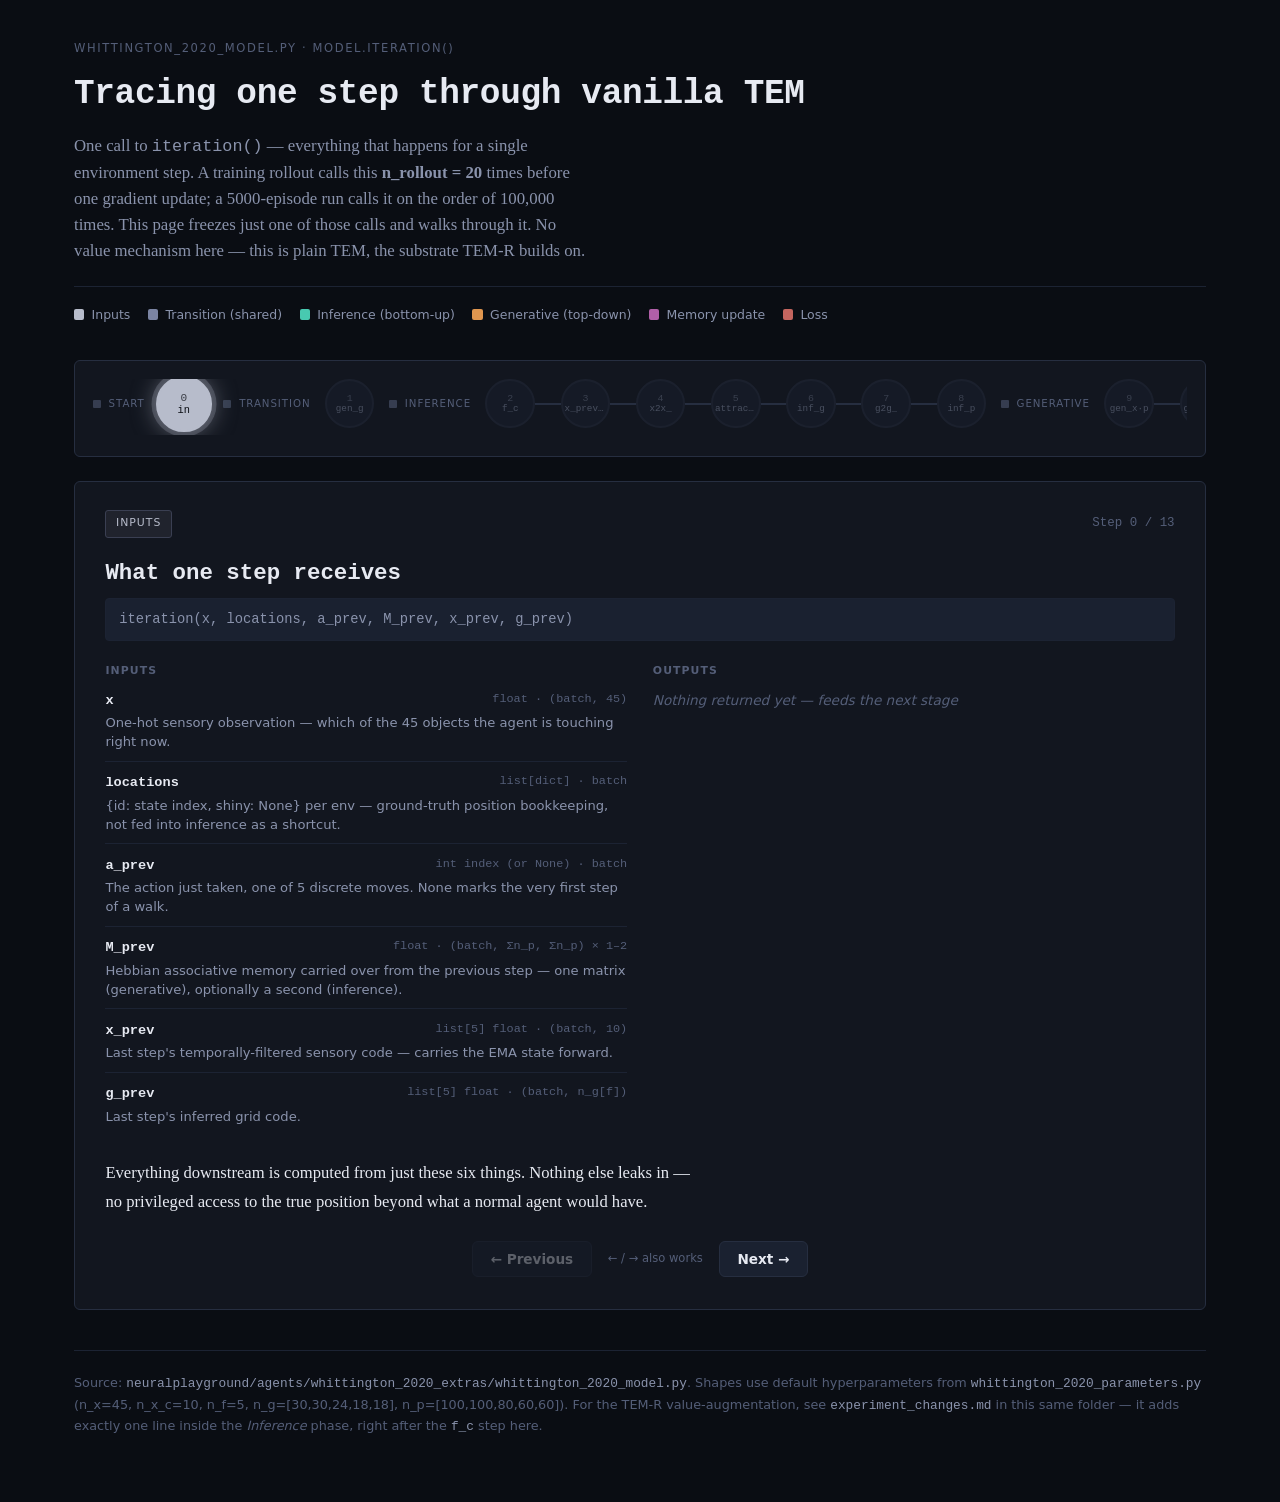
<file: Useful_info/tem_step_trace/index.html>
<!doctype html>
<html lang="en">
<head>
<meta charset="utf-8" />
<meta name="viewport" content="width=device-width, initial-scale=1" />
<title>TEM: One Step Traced</title>
<link rel="stylesheet" href="style.css" />
</head>
<body>
<div class="wrap">

  <header>
    <p class="eyebrow">whittington_2020_model.py · Model.iteration()</p>
    <h1>Tracing one step through vanilla TEM</h1>
    <p class="dek">
      One call to <code>iteration()</code> — everything that happens for a single
      environment step. A training rollout calls this <strong>n_rollout = 20</strong>
      times before one gradient update; a 5000-episode run calls it on the order of
      100,000 times. This page freezes just one of those calls and walks through it.
      No value mechanism here — this is plain TEM, the substrate TEM-R builds on.
    </p>
    <div class="legend" id="legend">
      <span class="legend-item"><span class="legend-swatch phase-start"></span>Inputs</span>
      <span class="legend-item"><span class="legend-swatch phase-transition"></span>Transition (shared)</span>
      <span class="legend-item"><span class="legend-swatch phase-inference"></span>Inference (bottom-up)</span>
      <span class="legend-item"><span class="legend-swatch phase-generative"></span>Generative (top-down)</span>
      <span class="legend-item"><span class="legend-swatch phase-memory"></span>Memory update</span>
      <span class="legend-item"><span class="legend-swatch phase-loss"></span>Loss</span>
    </div>
  </header>

  <div class="rail-shell">
    <div class="rail" id="rail" aria-label="Step sequence"></div>
  </div>

  <section class="panel" aria-live="polite">
    <div class="panel-head">
      <span class="badge" id="phase-badge"></span>
      <span id="step-counter"></span>
    </div>
    <h2 id="stage-title"></h2>
    <code id="stage-fn"></code>

    <div class="io-grid">
      <div class="io-col">
        <h2>Inputs</h2>
        <ul id="inputs-list"></ul>
      </div>
      <div class="io-col">
        <h2>Outputs</h2>
        <ul id="outputs-list"></ul>
      </div>
    </div>

    <p id="stage-text"></p>

    <div class="controls">
      <button class="nav" id="prev-btn" type="button">← Previous</button>
      <span class="hint">← / → also works</span>
      <button class="nav" id="next-btn" type="button">Next →</button>
    </div>
  </section>

  <footer>
    Source: <code>neuralplayground/agents/whittington_2020_extras/whittington_2020_model.py</code>.
    Shapes use default hyperparameters from <code>whittington_2020_parameters.py</code>
    (n_x=45, n_x_c=10, n_f=5, n_g=[30,30,24,18,18], n_p=[100,100,80,60,60]).
    For the TEM-R value-augmentation, see <code>experiment_changes.md</code> in this
    same folder — it adds exactly one line inside the <em>Inference</em> phase,
    right after the <code>f_c</code> step here.
  </footer>

</div>
<script src="script.js"></script>
</body>
</html>
</file>
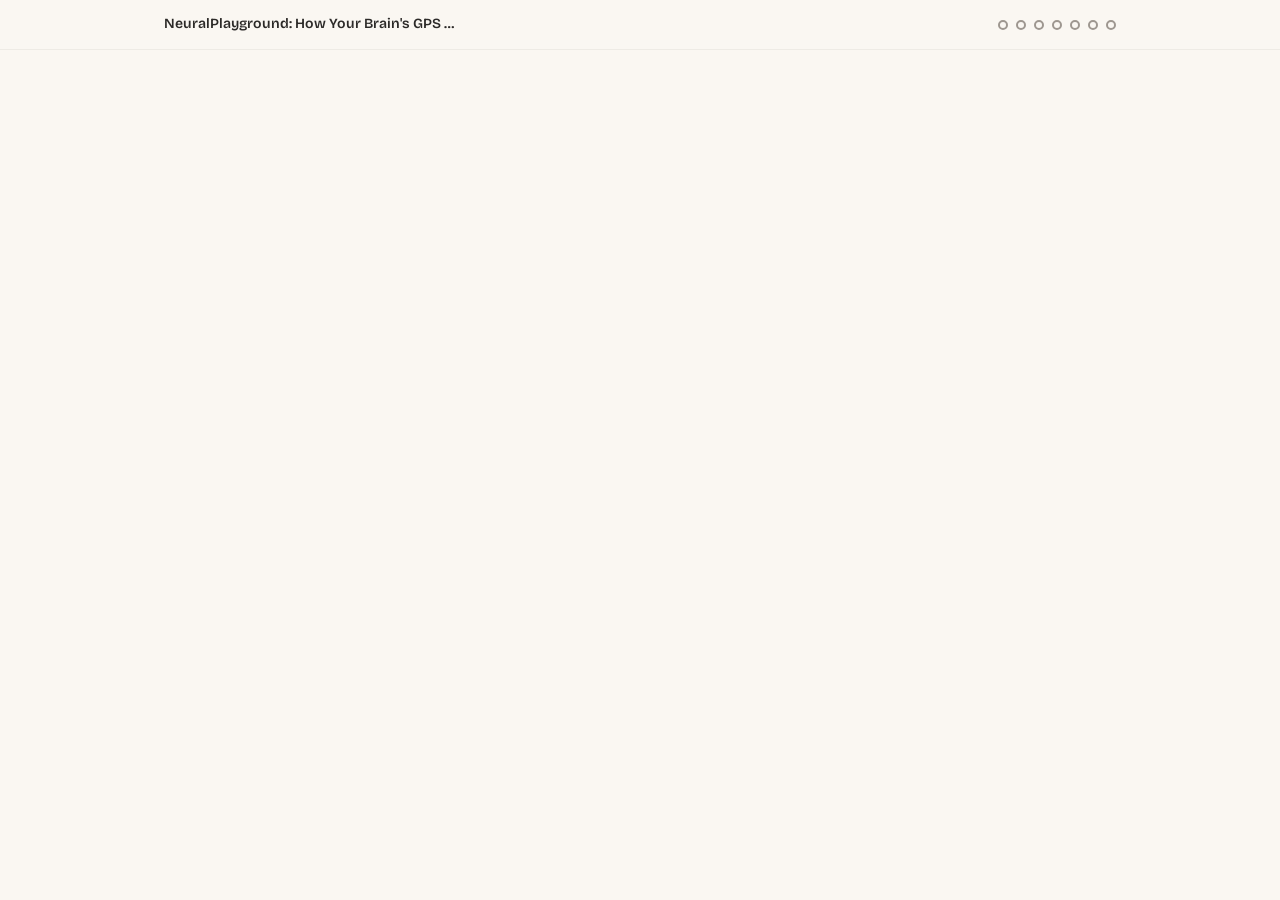
<file: neural-playground-course/_base.html>
<!DOCTYPE html>
<html lang="en">
<head>
  <meta charset="UTF-8">
  <meta name="viewport" content="width=device-width, initial-scale=1.0">
  <title>NeuralPlayground: How Your Brain's GPS Works in Code</title>

  <!-- Google Fonts: Bricolage Grotesque · DM Sans · JetBrains Mono -->
  <link rel="preconnect" href="https://fonts.googleapis.com">
  <link rel="preconnect" href="https://fonts.gstatic.com" crossorigin>
  <link href="https://fonts.googleapis.com/css2?family=Bricolage+Grotesque:opsz,wght@12..96,400;12..96,600;12..96,700;12..96,800&family=DM+Sans:ital,opsz,wght@0,9..40,300;0,9..40,400;0,9..40,500;0,9..40,600;0,9..40,700;1,9..40,400;1,9..40,500&family=JetBrains+Mono:wght@400;500;600&display=swap" rel="stylesheet">

  <link rel="stylesheet" href="styles.css">

  <style>
    :root {
      --color-accent:       #2A7B9B;
      --color-accent-hover: #1F6280;
      --color-accent-light: #E4F2F7;
      --color-accent-muted: #5A9DB8;
    }
  </style>

  <script src="main.js" defer></script>
</head>
<body>

  <nav class="nav" id="nav">
    <div class="progress-bar" id="progress-bar" role="progressbar" aria-valuenow="0" aria-valuemin="0" aria-valuemax="100"></div>
    <div class="nav-inner">
      <span class="nav-title">NeuralPlayground: How Your Brain's GPS Works in Code</span>
      <div class="nav-dots" id="nav-dots" role="tablist">
        <button class="nav-dot" data-target="module-1" data-tooltip="Your Brain Has a GPS" role="tab" aria-label="Module 1: Your Brain Has a GPS"></button>
        <button class="nav-dot" data-target="module-2" data-tooltip="Meet the Cast" role="tab" aria-label="Module 2: Meet the Cast"></button>
        <button class="nav-dot" data-target="module-3" data-tooltip="The Heartbeat Loop" role="tab" aria-label="Module 3: The Heartbeat Loop"></button>
        <button class="nav-dot" data-target="module-4" data-tooltip="How Neurons Learn Space" role="tab" aria-label="Module 4: How Neurons Learn Space"></button>
        <button class="nav-dot" data-target="module-5" data-tooltip="Real Rat Data" role="tab" aria-label="Module 5: Real Rat Data"></button>
        <button class="nav-dot" data-target="module-6" data-tooltip="Science at Scale" role="tab" aria-label="Module 6: Science at Scale"></button>
        <button class="nav-dot" data-target="module-7" data-tooltip="Teaching the TEM to Want" role="tab" aria-label="Module 7: Teaching the TEM to Want"></button>
      </div>
    </div>
  </nav>

  <main id="main">
    <!-- modules/*.html content is assembled here by build.sh -->
</file>
<file: neural-playground-course/styles.css>
/* =============================================================
   CODEBASE-TO-COURSE — COMPLETE DESIGN SYSTEM
   Copy this file verbatim into the course output directory.
   Never regenerate it — customize only via :root overrides
   in _base.html (accent color only).
   ============================================================= */

/* ── GOOGLE FONTS (loaded via _base.html <head>) ───────────────
   Bricolage Grotesque · DM Sans · JetBrains Mono
   ──────────────────────────────────────────────────────────── */

/* ── DESIGN TOKENS ─────────────────────────────────────────── */
:root {
  /* BACKGROUNDS */
  --color-bg:             #FAF7F2;
  --color-bg-warm:        #F5F0E8;
  --color-bg-code:        #1E1E2E;
  --color-text:           #2C2A28;
  --color-text-secondary: #6B6560;
  --color-text-muted:     #9E9790;
  --color-border:         #E5DFD6;
  --color-border-light:   #EEEBE5;
  --color-surface:        #FFFFFF;
  --color-surface-warm:   #FDF9F3;

  /* ACCENT — overridden per course in _base.html */
  --color-accent:         #D94F30;
  --color-accent-hover:   #C4432A;
  --color-accent-light:   #FDEEE9;
  --color-accent-muted:   #E8836C;

  /* SEMANTIC */
  --color-success:        #2D8B55;
  --color-success-light:  #E8F5EE;
  --color-error:          #C93B3B;
  --color-error-light:    #FDE8E8;
  --color-info:           #2A7B9B;
  --color-info-light:     #E4F2F7;

  /* ACTOR COLORS */
  --color-actor-1:        #D94F30;
  --color-actor-2:        #2A7B9B;
  --color-actor-3:        #7B6DAA;
  --color-actor-4:        #D4A843;
  --color-actor-5:        #2D8B55;

  /* FONTS */
  --font-display: 'Bricolage Grotesque', Georgia, serif;
  --font-body:    'DM Sans', -apple-system, sans-serif;
  --font-mono:    'JetBrains Mono', 'Fira Code', 'Consolas', monospace;

  /* TYPE SCALE */
  --text-xs:   0.75rem;
  --text-sm:   0.875rem;
  --text-base: 1rem;
  --text-lg:   1.125rem;
  --text-xl:   1.25rem;
  --text-2xl:  1.5rem;
  --text-3xl:  1.875rem;
  --text-4xl:  2.25rem;
  --text-5xl:  3rem;
  --text-6xl:  3.75rem;

  /* LINE HEIGHTS */
  --leading-tight:  1.15;
  --leading-snug:   1.3;
  --leading-normal: 1.6;
  --leading-loose:  1.8;

  /* SPACING */
  --space-1:  0.25rem;
  --space-2:  0.5rem;
  --space-3:  0.75rem;
  --space-4:  1rem;
  --space-5:  1.25rem;
  --space-6:  1.5rem;
  --space-8:  2rem;
  --space-10: 2.5rem;
  --space-12: 3rem;
  --space-16: 4rem;
  --space-20: 5rem;
  --space-24: 6rem;

  /* LAYOUT */
  --content-width:      800px;
  --content-width-wide: 1000px;
  --nav-height:         50px;

  /* RADII */
  --radius-sm:   8px;
  --radius-md:   12px;
  --radius-lg:   16px;
  --radius-full: 9999px;

  /* SHADOWS (warm-tinted, never pure black) */
  --shadow-sm: 0 1px 2px rgba(44,42,40,0.05);
  --shadow-md: 0 4px 12px rgba(44,42,40,0.08);
  --shadow-lg: 0 8px 24px rgba(44,42,40,0.10);
  --shadow-xl: 0 16px 48px rgba(44,42,40,0.12);

  /* EASING */
  --ease-out:    cubic-bezier(0.16,1,0.3,1);
  --ease-in-out: cubic-bezier(0.65,0,0.35,1);

  /* DURATIONS */
  --duration-fast:   150ms;
  --duration-normal: 300ms;
  --duration-slow:   500ms;
  --stagger-delay:   120ms;
}

/* ── RESET & BASE ───────────────────────────────────────────── */
*, *::before, *::after { box-sizing: border-box; margin: 0; padding: 0; }

html {
  scroll-snap-type: y proximity;
  scroll-behavior: smooth;
}

body {
  font-family: var(--font-body);
  font-size: var(--text-base);
  color: var(--color-text);
  line-height: var(--leading-normal);
  background: var(--color-bg);
  background-image: radial-gradient(
    ellipse at 20% 50%,
    rgba(217,79,48,0.03) 0%,
    transparent 50%
  );
}

/* ── SCROLLBAR ──────────────────────────────────────────────── */
::-webkit-scrollbar { width: 6px; }
::-webkit-scrollbar-track { background: transparent; }
::-webkit-scrollbar-thumb {
  background: var(--color-border);
  border-radius: var(--radius-full);
}

/* ── CODE GLOBALS ───────────────────────────────────────────── */
pre, code {
  white-space: pre-wrap;
  word-break: break-word;
  overflow-x: hidden;
}
.translation-code::-webkit-scrollbar,
pre::-webkit-scrollbar { display: none; }

/* Catppuccin-inspired syntax highlighting */
.code-keyword  { color: #CBA6F7; }
.code-string   { color: #A6E3A1; }
.code-function { color: #89B4FA; }
.code-comment  { color: #6C7086; }
.code-number   { color: #FAB387; }
.code-property { color: #F9E2AF; }
.code-operator { color: #94E2D5; }
.code-tag      { color: #F38BA8; }
.code-attr     { color: #F9E2AF; }
.code-value    { color: #A6E3A1; }
.code-line     { display: block; }

/* ── NAV ────────────────────────────────────────────────────── */
.nav {
  position: fixed;
  top: 0; left: 0; right: 0;
  height: var(--nav-height);
  z-index: 1000;
  background: rgba(250,247,242,0.92);
  backdrop-filter: blur(8px);
  border-bottom: 1px solid var(--color-border-light);
}

.progress-bar {
  position: absolute;
  bottom: 0; left: 0;
  height: 2px;
  width: 0%;
  background: var(--color-accent);
  transition: width 100ms linear;
}

.nav-inner {
  max-width: var(--content-width-wide);
  margin: 0 auto;
  padding: 0 var(--space-6);
  height: 100%;
  display: flex;
  align-items: center;
  justify-content: space-between;
  gap: var(--space-4);
}

.nav-title {
  font-family: var(--font-display);
  font-size: var(--text-sm);
  font-weight: 600;
  color: var(--color-text);
  white-space: nowrap;
  overflow: hidden;
  text-overflow: ellipsis;
  max-width: 300px;
}

.nav-dots {
  display: flex;
  align-items: center;
  gap: var(--space-2);
}

.nav-dot {
  width: 10px; height: 10px;
  border-radius: 50%;
  border: 2px solid var(--color-text-muted);
  background: transparent;
  cursor: pointer;
  transition: all var(--duration-fast);
  position: relative;
}
.nav-dot::after {
  content: attr(data-tooltip);
  position: absolute;
  top: calc(100% + 6px);
  left: 50%;
  transform: translateX(-50%);
  background: var(--color-bg-code);
  color: #CDD6F4;
  font-family: var(--font-body);
  font-size: var(--text-xs);
  white-space: nowrap;
  padding: var(--space-1) var(--space-3);
  border-radius: var(--radius-sm);
  pointer-events: none;
  opacity: 0;
  transition: opacity var(--duration-fast);
}
.nav-dot:hover::after { opacity: 1; }
.nav-dot.active {
  border-color: var(--color-accent);
  background: var(--color-accent);
  box-shadow: 0 0 0 3px var(--color-accent-light);
}
.nav-dot.visited {
  border-color: var(--color-accent-muted);
  background: var(--color-accent-muted);
}

/* ── MODULE STRUCTURE ───────────────────────────────────────── */
.module {
  min-height: 100dvh;
  min-height: 100vh;
  scroll-snap-align: start;
  padding: var(--space-16) var(--space-6);
  padding-top: calc(var(--nav-height) + var(--space-12));
}

.module-content {
  max-width: var(--content-width);
  margin: 0 auto;
}

.module-header { margin-bottom: var(--space-12); }

.module-number {
  display: block;
  font-family: var(--font-display);
  font-size: var(--text-6xl);
  font-weight: 800;
  color: var(--color-accent);
  opacity: 0.15;
  line-height: 1;
  margin-bottom: var(--space-2);
}

.module-title {
  font-family: var(--font-display);
  font-size: var(--text-4xl);
  font-weight: 700;
  line-height: var(--leading-tight);
  color: var(--color-text);
}

.module-subtitle {
  margin-top: var(--space-3);
  font-size: var(--text-lg);
  color: var(--color-text-secondary);
  line-height: var(--leading-snug);
}

.screen {
  margin-bottom: var(--space-16);
}

.screen-heading {
  font-family: var(--font-display);
  font-size: var(--text-2xl);
  font-weight: 600;
  color: var(--color-text);
  margin-bottom: var(--space-6);
  line-height: var(--leading-snug);
}

p { margin-bottom: var(--space-4); }
p:last-child { margin-bottom: 0; }

/* ── SCROLL ANIMATIONS ──────────────────────────────────────── */
.animate-in {
  opacity: 0;
  transform: translateY(20px);
  transition:
    opacity var(--duration-slow) var(--ease-out),
    transform var(--duration-slow) var(--ease-out);
}
.animate-in.visible {
  opacity: 1;
  transform: translateY(0);
}
.stagger-children > .animate-in {
  transition-delay: calc(var(--stagger-index, 0) * var(--stagger-delay));
}

/* ── TRANSLATION BLOCKS ─────────────────────────────────────── */
.translation-block {
  display: grid;
  grid-template-columns: 1fr 1fr;
  gap: 0;
  border-radius: var(--radius-md);
  overflow: hidden;
  box-shadow: var(--shadow-md);
  margin: var(--space-8) 0;
}

.translation-code {
  background: var(--color-bg-code);
  color: #CDD6F4;
  padding: var(--space-6);
  font-family: var(--font-mono);
  font-size: var(--text-sm);
  line-height: 1.7;
  position: relative;
  overflow-x: hidden;
}

.translation-english {
  background: var(--color-surface-warm);
  padding: var(--space-6);
  font-size: var(--text-sm);
  line-height: 1.7;
  border-left: 3px solid var(--color-accent);
}

.translation-label {
  position: absolute;
  top: var(--space-2);
  right: var(--space-3);
  font-family: var(--font-mono);
  font-size: var(--text-xs);
  text-transform: uppercase;
  letter-spacing: 0.1em;
  opacity: 0.5;
}
.translation-english .translation-label {
  position: static;
  display: block;
  margin-bottom: var(--space-3);
  color: var(--color-text-muted);
}

.translation-lines .tl {
  padding: var(--space-1) 0;
  border-bottom: 1px solid var(--color-border-light);
  color: var(--color-text-secondary);
}
.translation-lines .tl:last-child { border-bottom: none; }

/* ── QUIZ ───────────────────────────────────────────────────── */
.quiz-container {
  background: var(--color-surface);
  border-radius: var(--radius-lg);
  padding: var(--space-8);
  box-shadow: var(--shadow-md);
  margin: var(--space-8) 0;
}

.quiz-question-block { margin-bottom: var(--space-8); }
.quiz-question-block:last-of-type { margin-bottom: 0; }

.quiz-question {
  font-family: var(--font-display);
  font-size: var(--text-lg);
  font-weight: 600;
  margin-bottom: var(--space-4);
  line-height: var(--leading-snug);
}

.quiz-options {
  display: flex;
  flex-direction: column;
  gap: var(--space-2);
}

.quiz-option {
  display: flex;
  align-items: center;
  gap: var(--space-3);
  padding: var(--space-3) var(--space-4);
  border: 2px solid var(--color-border);
  border-radius: var(--radius-sm);
  background: var(--color-surface);
  cursor: pointer;
  width: 100%;
  text-align: left;
  font-family: var(--font-body);
  font-size: var(--text-base);
  transition: border-color var(--duration-fast), background var(--duration-fast);
}
.quiz-option:hover:not(:disabled) { border-color: var(--color-accent-muted); }
.quiz-option.selected { border-color: var(--color-accent); background: var(--color-accent-light); }
.quiz-option.correct  { border-color: var(--color-success); background: var(--color-success-light); }
.quiz-option.incorrect{ border-color: var(--color-error);   background: var(--color-error-light); }
.quiz-option:disabled { cursor: default; }

.quiz-option-radio {
  width: 18px; height: 18px;
  border-radius: 50%;
  border: 2px solid var(--color-border);
  flex-shrink: 0;
  transition: all var(--duration-fast);
}
.quiz-option.selected .quiz-option-radio {
  border-color: var(--color-accent);
  background: var(--color-accent);
  box-shadow: inset 0 0 0 3px white;
}
.quiz-option.correct .quiz-option-radio  { border-color: var(--color-success); background: var(--color-success); box-shadow: inset 0 0 0 3px white; }
.quiz-option.incorrect .quiz-option-radio{ border-color: var(--color-error);   background: var(--color-error);   box-shadow: inset 0 0 0 3px white; }

.quiz-feedback {
  max-height: 0;
  overflow: hidden;
  opacity: 0;
  transition: max-height var(--duration-normal), opacity var(--duration-normal);
  font-size: var(--text-sm);
  border-radius: var(--radius-sm);
}
.quiz-feedback.show {
  max-height: 200px;
  opacity: 1;
  padding: var(--space-3);
  margin-top: var(--space-2);
}
.quiz-feedback.success { background: var(--color-success-light); color: var(--color-success); }
.quiz-feedback.error   { background: var(--color-error-light);   color: var(--color-error); }
.quiz-feedback.warning { background: var(--color-info-light);    color: var(--color-info); }

.quiz-check-btn, .quiz-reset-btn {
  margin-top: var(--space-6);
  padding: var(--space-3) var(--space-6);
  border-radius: var(--radius-sm);
  font-family: var(--font-body);
  font-size: var(--text-sm);
  font-weight: 600;
  cursor: pointer;
  border: none;
  transition: background var(--duration-fast), transform var(--duration-fast);
}
.quiz-check-btn {
  background: var(--color-accent);
  color: white;
  margin-right: var(--space-3);
}
.quiz-check-btn:hover { background: var(--color-accent-hover); transform: translateY(-1px); }
.quiz-reset-btn {
  background: var(--color-surface);
  color: var(--color-text-secondary);
  border: 1px solid var(--color-border);
}
.quiz-reset-btn:hover { border-color: var(--color-accent-muted); }

/* Scenario block */
.scenario-block { margin-bottom: var(--space-6); }
.scenario-context {
  background: var(--color-info-light);
  border-left: 3px solid var(--color-info);
  border-radius: 0 var(--radius-sm) var(--radius-sm) 0;
  padding: var(--space-4);
  margin-bottom: var(--space-4);
}
.scenario-label {
  display: inline-block;
  font-family: var(--font-mono);
  font-size: var(--text-xs);
  text-transform: uppercase;
  letter-spacing: 0.1em;
  color: var(--color-info);
  margin-bottom: var(--space-2);
}

/* ── DRAG AND DROP ──────────────────────────────────────────── */
.dnd-container { margin: var(--space-8) 0; }
.dnd-chips {
  display: flex;
  flex-wrap: wrap;
  gap: var(--space-3);
  margin-bottom: var(--space-6);
}
.dnd-chip {
  padding: var(--space-2) var(--space-4);
  background: var(--color-accent);
  color: white;
  border-radius: var(--radius-full);
  font-size: var(--text-sm);
  font-weight: 600;
  cursor: grab;
  user-select: none;
  transition: opacity var(--duration-fast), transform var(--duration-fast);
}
.dnd-chip:active { cursor: grabbing; transform: scale(1.05); }
.dnd-chip.dragging { opacity: 0.4; }
.dnd-chip.placed { opacity: 0.3; pointer-events: none; }

.dnd-zones { display: flex; flex-direction: column; gap: var(--space-4); }
.dnd-zone {
  border: 1px solid var(--color-border);
  border-radius: var(--radius-md);
  padding: var(--space-4);
  background: var(--color-surface);
}
.dnd-zone-label { font-size: var(--text-sm); color: var(--color-text-secondary); margin-bottom: var(--space-3); }
.dnd-zone-target {
  min-height: 40px;
  border: 2px dashed var(--color-border);
  border-radius: var(--radius-sm);
  display: flex;
  align-items: center;
  justify-content: center;
  font-size: var(--text-sm);
  color: var(--color-text-muted);
  transition: border-color var(--duration-fast), background var(--duration-fast);
}
.dnd-zone-target.drag-over { border-color: var(--color-accent); background: var(--color-accent-light); }
.dnd-zone-target.correct-placed { border-color: var(--color-success); background: var(--color-success-light); color: var(--color-success); font-weight: 600; }
.dnd-zone-target.incorrect-placed{ border-color: var(--color-error); background: var(--color-error-light); }
.touch-ghost {
  padding: var(--space-2) var(--space-4);
  background: var(--color-accent);
  color: white;
  border-radius: var(--radius-full);
  font-size: var(--text-sm);
  font-weight: 600;
  opacity: 0.85;
  pointer-events: none;
}

/* ── GROUP CHAT ─────────────────────────────────────────────── */
.chat-window {
  background: var(--color-surface);
  border-radius: var(--radius-lg);
  box-shadow: var(--shadow-md);
  overflow: hidden;
  margin: var(--space-8) 0;
}

.chat-messages {
  padding: var(--space-6);
  display: flex;
  flex-direction: column;
  gap: var(--space-4);
  min-height: 200px;
}

.chat-message {
  display: flex;
  align-items: flex-end;
  gap: var(--space-3);
  animation: fadeSlideUp 0.3s var(--ease-out);
}

.chat-avatar {
  width: 36px; height: 36px;
  border-radius: 50%;
  display: flex;
  align-items: center;
  justify-content: center;
  font-family: var(--font-display);
  font-size: var(--text-sm);
  font-weight: 700;
  color: white;
  flex-shrink: 0;
}

.chat-bubble {
  max-width: 75%;
  background: var(--color-bg-warm);
  border-radius: var(--radius-md) var(--radius-md) var(--radius-md) 4px;
  padding: var(--space-3) var(--space-4);
}

.chat-sender {
  display: block;
  font-size: var(--text-xs);
  font-weight: 700;
  margin-bottom: var(--space-1);
  font-family: var(--font-mono);
  text-transform: uppercase;
  letter-spacing: 0.05em;
}

.chat-bubble p {
  font-size: var(--text-sm);
  margin: 0;
  line-height: var(--leading-normal);
}

.chat-typing {
  display: flex;
  align-items: center;
  gap: var(--space-3);
  padding: 0 var(--space-6) var(--space-4);
}

.chat-typing-dots {
  display: flex;
  gap: var(--space-1);
  background: var(--color-bg-warm);
  padding: var(--space-3) var(--space-4);
  border-radius: var(--radius-md);
}

.typing-dot {
  width: 8px; height: 8px;
  border-radius: 50%;
  background: var(--color-text-muted);
  animation: typingBounce 1.4s infinite;
}
.typing-dot:nth-child(2) { animation-delay: 0.2s; }
.typing-dot:nth-child(3) { animation-delay: 0.4s; }

.chat-controls {
  padding: var(--space-4) var(--space-6);
  border-top: 1px solid var(--color-border-light);
  display: flex;
  align-items: center;
  gap: var(--space-3);
  background: var(--color-surface-warm);
}
.chat-progress {
  margin-left: auto;
  font-size: var(--text-xs);
  color: var(--color-text-muted);
  font-family: var(--font-mono);
}

/* ── FLOW / DATA FLOW ANIMATION ─────────────────────────────── */
.flow-animation {
  position: relative;
  background: var(--color-surface);
  border-radius: var(--radius-lg);
  padding: var(--space-8);
  box-shadow: var(--shadow-md);
  margin: var(--space-8) 0;
}

.flow-actors {
  display: flex;
  justify-content: space-around;
  align-items: center;
  gap: var(--space-4);
  margin-bottom: var(--space-8);
  flex-wrap: wrap;
}

.flow-actor {
  display: flex;
  flex-direction: column;
  align-items: center;
  gap: var(--space-2);
  transition: all var(--duration-normal) var(--ease-out);
}

.flow-actor-icon {
  width: 56px; height: 56px;
  border-radius: var(--radius-md);
  background: var(--color-bg-warm);
  border: 2px solid var(--color-border);
  display: flex;
  align-items: center;
  justify-content: center;
  font-family: var(--font-display);
  font-size: var(--text-xl);
  font-weight: 700;
  transition: all var(--duration-normal) var(--ease-out);
}

.flow-actor span {
  font-size: var(--text-xs);
  color: var(--color-text-secondary);
  font-family: var(--font-mono);
  text-align: center;
}

.flow-actor.active .flow-actor-icon {
  border-color: var(--color-accent);
  background: var(--color-accent-light);
  box-shadow: 0 0 0 3px var(--color-accent-light), 0 0 20px rgba(217,79,48,0.15);
  transform: scale(1.1);
}

.flow-packet {
  width: 16px; height: 16px;
  border-radius: 50%;
  background: var(--color-accent);
  position: absolute;
  pointer-events: none;
  display: none;
  box-shadow: 0 0 8px rgba(217,79,48,0.5);
}

.flow-step-label {
  text-align: center;
  font-size: var(--text-sm);
  color: var(--color-text-secondary);
  min-height: 2.5em;
  padding: var(--space-3) var(--space-4);
  background: var(--color-bg-warm);
  border-radius: var(--radius-sm);
  margin-bottom: var(--space-6);
  line-height: var(--leading-normal);
}

.flow-controls {
  display: flex;
  align-items: center;
  gap: var(--space-3);
}
.flow-progress {
  margin-left: auto;
  font-size: var(--text-xs);
  color: var(--color-text-muted);
  font-family: var(--font-mono);
}

/* ── ARCHITECTURE DIAGRAM ───────────────────────────────────── */
.arch-diagram {
  background: var(--color-surface);
  border-radius: var(--radius-lg);
  padding: var(--space-8);
  box-shadow: var(--shadow-md);
  margin: var(--space-8) 0;
}
.arch-zone {
  border: 1px dashed var(--color-border);
  border-radius: var(--radius-md);
  padding: var(--space-6);
  margin-bottom: var(--space-4);
}
.arch-zone-label {
  font-family: var(--font-mono);
  font-size: var(--text-xs);
  text-transform: uppercase;
  letter-spacing: 0.1em;
  color: var(--color-text-muted);
  margin-bottom: var(--space-4);
}
.arch-component {
  display: inline-flex;
  flex-direction: column;
  align-items: center;
  gap: var(--space-2);
  padding: var(--space-4);
  background: var(--color-surface-warm);
  border: 1px solid var(--color-border);
  border-radius: var(--radius-md);
  cursor: pointer;
  margin: var(--space-2);
  transition: all var(--duration-fast);
  font-size: var(--text-sm);
}
.arch-component:hover, .arch-component.active {
  border-color: var(--color-accent);
  background: var(--color-accent-light);
  transform: translateY(-2px);
  box-shadow: var(--shadow-sm);
}
.arch-icon { font-size: 1.5rem; }
.arch-description {
  margin-top: var(--space-4);
  padding: var(--space-4);
  background: var(--color-bg-warm);
  border-radius: var(--radius-sm);
  font-size: var(--text-sm);
  color: var(--color-text-secondary);
  min-height: 2.5em;
}

/* ── LAYER TOGGLE ───────────────────────────────────────────── */
.layer-demo { margin: var(--space-8) 0; }
.layer-tabs {
  display: flex;
  gap: var(--space-2);
  margin-bottom: var(--space-4);
}
.layer-tab {
  padding: var(--space-2) var(--space-5);
  border-radius: var(--radius-sm);
  border: 1px solid var(--color-border);
  background: var(--color-surface);
  font-family: var(--font-mono);
  font-size: var(--text-sm);
  cursor: pointer;
  transition: all var(--duration-fast);
}
.layer-tab.active {
  background: var(--color-accent);
  color: white;
  border-color: var(--color-accent);
}
.layer-viewport {
  border-radius: var(--radius-md);
  overflow: hidden;
  border: 1px solid var(--color-border);
}
.layer-description {
  margin-top: var(--space-3);
  font-size: var(--text-sm);
  color: var(--color-text-secondary);
}

/* ── BUG CHALLENGE ──────────────────────────────────────────── */
.bug-challenge {
  background: var(--color-surface);
  border-radius: var(--radius-lg);
  padding: var(--space-8);
  box-shadow: var(--shadow-md);
  margin: var(--space-8) 0;
}
.bug-challenge h3 {
  font-family: var(--font-display);
  font-size: var(--text-lg);
  font-weight: 600;
  margin-bottom: var(--space-4);
}
.bug-code {
  background: var(--color-bg-code);
  border-radius: var(--radius-md);
  overflow: hidden;
  margin-bottom: var(--space-4);
}
.bug-line {
  display: flex;
  align-items: center;
  gap: var(--space-3);
  padding: var(--space-2) var(--space-4);
  cursor: pointer;
  transition: background var(--duration-fast);
}
.bug-line:hover { background: rgba(255,255,255,0.05); }
.bug-line.correct  { background: rgba(45,139,85,0.2); }
.bug-line.incorrect{ background: rgba(201,59,59,0.2); }
.line-num {
  font-family: var(--font-mono);
  font-size: var(--text-sm);
  color: #6C7086;
  min-width: 1.5em;
  text-align: right;
  user-select: none;
}
.bug-line code {
  font-family: var(--font-mono);
  font-size: var(--text-sm);
  color: #CDD6F4;
}
.bug-feedback {
  max-height: 0;
  overflow: hidden;
  opacity: 0;
  transition: max-height var(--duration-normal), opacity var(--duration-normal);
  font-size: var(--text-sm);
  border-radius: var(--radius-sm);
}
.bug-feedback.show {
  max-height: 200px;
  opacity: 1;
  padding: var(--space-3);
}
.bug-feedback.success { background: var(--color-success-light); color: var(--color-success); }
.bug-feedback.error   { background: var(--color-error-light);   color: var(--color-error); }

/* ── CALLOUT BOXES ──────────────────────────────────────────── */
.callout {
  display: flex;
  gap: var(--space-4);
  padding: var(--space-5);
  border-radius: var(--radius-md);
  margin: var(--space-6) 0;
  border-left: 4px solid;
}
.callout-accent  { background: var(--color-accent-light);  border-color: var(--color-accent); }
.callout-info    { background: var(--color-info-light);    border-color: var(--color-info); }
.callout-warning { background: var(--color-error-light);   border-color: var(--color-error); }

.callout-icon { font-size: 1.25rem; flex-shrink: 0; margin-top: 2px; }
.callout-title { display: block; font-weight: 700; margin-bottom: var(--space-1); }
.callout-content p { font-size: var(--text-sm); margin: 0; color: var(--color-text-secondary); }

/* ── PATTERN / FEATURE CARDS ────────────────────────────────── */
.pattern-cards {
  display: grid;
  grid-template-columns: repeat(auto-fit, minmax(220px, 1fr));
  gap: var(--space-4);
  margin: var(--space-6) 0;
}
.pattern-card {
  background: var(--color-surface);
  border-radius: var(--radius-md);
  padding: var(--space-6);
  box-shadow: var(--shadow-sm);
  border-top: 3px solid var(--color-accent);
  transition: transform var(--duration-normal) var(--ease-out), box-shadow var(--duration-normal);
}
.pattern-card:hover { transform: translateY(-4px); box-shadow: var(--shadow-md); }
.pattern-icon {
  width: 40px; height: 40px;
  border-radius: var(--radius-sm);
  display: flex;
  align-items: center;
  justify-content: center;
  font-size: 1.1rem;
  margin-bottom: var(--space-3);
}
.pattern-title {
  font-family: var(--font-display);
  font-size: var(--text-base);
  font-weight: 700;
  margin-bottom: var(--space-2);
}
.pattern-desc {
  font-size: var(--text-sm);
  color: var(--color-text-secondary);
  line-height: var(--leading-normal);
  margin: 0;
}

/* ── FLOW DIAGRAMS (static) ─────────────────────────────────── */
.flow-steps {
  display: flex;
  align-items: center;
  gap: var(--space-3);
  flex-wrap: wrap;
  margin: var(--space-6) 0;
}
.flow-step {
  display: flex;
  flex-direction: column;
  align-items: center;
  gap: var(--space-2);
  text-align: center;
}
.flow-step-num {
  width: 40px; height: 40px;
  border-radius: 50%;
  background: var(--color-accent);
  color: white;
  font-family: var(--font-display);
  font-weight: 700;
  display: flex;
  align-items: center;
  justify-content: center;
}
.flow-step p { font-size: var(--text-sm); color: var(--color-text-secondary); max-width: 120px; margin: 0; }
.flow-arrow {
  font-size: var(--text-xl);
  color: var(--color-text-muted);
  flex-shrink: 0;
}

/* ── BADGE / CONFIG LIST ────────────────────────────────────── */
.badge-list {
  display: flex;
  flex-direction: column;
  gap: var(--space-2);
  margin: var(--space-6) 0;
}
.badge-item {
  display: flex;
  align-items: center;
  gap: var(--space-4);
  padding: var(--space-3) var(--space-4);
  border: 1px solid var(--color-border-light);
  border-radius: var(--radius-sm);
  background: var(--color-surface);
  transition: border-color var(--duration-fast);
}
.badge-item:hover { border-color: var(--color-accent-muted); }
.badge-code {
  font-family: var(--font-mono);
  font-size: var(--text-sm);
  background: var(--color-bg-code);
  color: #CBA6F7;
  padding: var(--space-1) var(--space-3);
  border-radius: var(--radius-sm);
  white-space: nowrap;
}
.badge-desc {
  font-size: var(--text-sm);
  color: var(--color-text-secondary);
}

/* ── GLOSSARY TOOLTIPS ──────────────────────────────────────── */
.term {
  border-bottom: 1.5px dashed var(--color-accent-muted);
  cursor: pointer;
}
.term:hover, .term.active {
  border-bottom-color: var(--color-accent);
  color: var(--color-accent);
}
.term-tooltip {
  position: fixed;
  background: var(--color-bg-code);
  color: #CDD6F4;
  padding: var(--space-3) var(--space-4);
  border-radius: var(--radius-sm);
  font-size: var(--text-sm);
  font-family: var(--font-body);
  line-height: var(--leading-normal);
  width: max(200px, min(320px, 80vw));
  box-shadow: var(--shadow-lg);
  pointer-events: none;
  opacity: 0;
  transition: opacity var(--duration-fast);
  z-index: 10000;
}
.term-tooltip::after {
  content: '';
  position: absolute;
  top: 100%;
  left: 50%;
  transform: translateX(-50%);
  border: 6px solid transparent;
  border-top-color: var(--color-bg-code);
}
.term-tooltip.visible { opacity: 1; }
.term-tooltip.flip::after {
  top: auto;
  bottom: 100%;
  border-top-color: transparent;
  border-bottom-color: var(--color-bg-code);
}

/* ── VISUAL FILE TREE ───────────────────────────────────────── */
.file-tree {
  font-family: var(--font-mono);
  font-size: var(--text-sm);
  margin: var(--space-6) 0;
}
.ft-folder, .ft-file {
  padding: var(--space-2) var(--space-3);
  border-left: 2px solid var(--color-border-light);
  margin-left: var(--space-4);
}
.ft-folder > .ft-name { color: var(--color-accent); font-weight: 600; }
.ft-folder > .ft-name::before { content: '📁 '; }
.ft-file > .ft-name::before { content: '📄 '; }
.ft-desc {
  color: var(--color-text-secondary);
  font-family: var(--font-body);
  margin-left: var(--space-2);
  font-size: var(--text-xs);
}
.ft-children { margin-left: var(--space-4); }

/* ── ICON-LABEL ROWS ────────────────────────────────────────── */
.icon-rows {
  display: flex;
  flex-direction: column;
  gap: var(--space-4);
  margin: var(--space-6) 0;
}
.icon-row {
  display: flex;
  align-items: center;
  gap: var(--space-4);
  padding: var(--space-4);
  background: var(--color-surface);
  border-radius: var(--radius-md);
  box-shadow: var(--shadow-sm);
}
.icon-row strong { display: block; font-weight: 600; }
.icon-row p { margin: var(--space-1) 0 0; color: var(--color-text-secondary); font-size: var(--text-sm); }
.icon-circle {
  width: 48px; height: 48px;
  border-radius: 50%;
  display: flex;
  align-items: center;
  justify-content: center;
  font-size: 1.25rem;
  flex-shrink: 0;
}

/* ── NUMBERED STEP CARDS ────────────────────────────────────── */
.step-cards {
  display: flex;
  flex-direction: column;
  gap: var(--space-3);
  margin: var(--space-6) 0;
}
.step-card {
  display: flex;
  align-items: flex-start;
  gap: var(--space-4);
  padding: var(--space-4) var(--space-5);
  background: var(--color-surface);
  border-radius: var(--radius-md);
  border-left: 3px solid var(--color-accent);
  box-shadow: var(--shadow-sm);
}
.step-num {
  width: 32px; height: 32px;
  border-radius: 50%;
  background: var(--color-accent);
  color: white;
  font-weight: 700;
  display: flex;
  align-items: center;
  justify-content: center;
  font-family: var(--font-display);
  flex-shrink: 0;
}
.step-body strong { display: block; font-weight: 600; margin-bottom: var(--space-1); }
.step-body p { margin: 0; color: var(--color-text-secondary); font-size: var(--text-sm); }

/* ── SHARED BUTTON STYLE ────────────────────────────────────── */
.btn {
  padding: var(--space-2) var(--space-5);
  border-radius: var(--radius-sm);
  border: 1px solid var(--color-border);
  background: var(--color-surface);
  font-family: var(--font-body);
  font-size: var(--text-sm);
  font-weight: 600;
  cursor: pointer;
  transition: all var(--duration-fast);
  color: var(--color-text-secondary);
}
.btn:hover { border-color: var(--color-accent-muted); color: var(--color-accent); }
.btn-primary {
  background: var(--color-accent);
  color: white;
  border-color: var(--color-accent);
}
.btn-primary:hover { background: var(--color-accent-hover); border-color: var(--color-accent-hover); color: white; }

/* ── RESPONSIVE ─────────────────────────────────────────────── */
@media (max-width: 768px) {
  :root {
    --text-4xl: 1.875rem;
    --text-5xl: 2.25rem;
    --text-6xl: 3rem;
  }
  .translation-block { grid-template-columns: 1fr; }
  .translation-english { border-left: none; border-top: 3px solid var(--color-accent); }
  .pattern-cards { grid-template-columns: 1fr 1fr; }
}

@media (max-width: 480px) {
  :root {
    --text-4xl: 1.5rem;
    --text-5xl: 1.875rem;
    --text-6xl: 2.25rem;
  }
  .module { padding: var(--space-8) var(--space-4); }
  .pattern-cards { grid-template-columns: 1fr; }
  .flow-steps { flex-direction: column; }
  .flow-arrow { transform: rotate(90deg); }
  .nav-title { max-width: 140px; }
}

/* ── KEYFRAMES ──────────────────────────────────────────────── */
@keyframes fadeSlideUp {
  from { opacity: 0; transform: translateY(12px); }
  to   { opacity: 1; transform: translateY(0); }
}

@keyframes typingBounce {
  0%, 60%, 100% { transform: translateY(0); }
  30%           { transform: translateY(-6px); }
}

@keyframes packetMove {
  from { left: var(--packet-from-x); top: var(--packet-from-y); opacity: 0; }
  20%  { opacity: 1; }
  80%  { opacity: 1; }
  to   { left: var(--packet-to-x);   top: var(--packet-to-y);   opacity: 0; }
}
</file>
<file: Useful_info/tem_step_trace/style.css>
/* TEM One-Step Trace — deliberately single-theme (instrument-panel dark).
   Colors and background are painted explicitly so the page holds its own
   ground regardless of host theme; no prefers-color-scheme branching. */

:root {
  --bg: #0a0d13;
  --surface: #12161f;
  --surface-2: #1a2130;
  --surface-3: #212a3d;
  --border: #262e40;
  --border-soft: #1c2333;

  --text: #e7eaf2;
  --text-dim: #8a93ac;
  --text-faint: #545e78;

  --inference: #48c9b0;
  --inference-dim: #2a5850;
  --generative: #e0964f;
  --generative-dim: #5a4530;
  --transition: #7b84a3;
  --transition-dim: #3d425a;
  --memory: #b15fa8;
  --memory-dim: #52304f;
  --loss: #c4655f;
  --loss-dim: #52302e;
  --start: #b7bccb;
  --start-dim: #3a3f52;

  --font-display: ui-monospace, "SF Mono", "Cascadia Code", "Consolas", "Liberation Mono", monospace;
  --font-body: ui-serif, Georgia, "Times New Roman", serif;
  --font-ui: ui-sans-serif, system-ui, -apple-system, "Segoe UI", sans-serif;

  --radius: 6px;
  color-scheme: dark;
}

* {
  box-sizing: border-box;
}

body {
  margin: 0;
  background: var(--bg);
  color: var(--text);
  font-family: var(--font-body);
  line-height: 1.55;
  -webkit-font-smoothing: antialiased;
}

::selection {
  background: var(--inference-dim);
  color: var(--text);
}

a {
  color: var(--inference);
}

.wrap {
  max-width: 1180px;
  margin: 0 auto;
  padding: 2.5rem 1.5rem 4rem;
}

/* ── Header ─────────────────────────────────────────────────────────── */

header {
  margin-bottom: 2.25rem;
}

.eyebrow {
  font-family: var(--font-ui);
  font-size: 0.72rem;
  letter-spacing: 0.14em;
  text-transform: uppercase;
  color: var(--text-faint);
  margin: 0 0 0.6rem;
}

h1 {
  font-family: var(--font-display);
  font-weight: 600;
  font-size: clamp(1.5rem, 1.1rem + 1.6vw, 2.15rem);
  letter-spacing: -0.01em;
  margin: 0 0 0.75rem;
  text-wrap: balance;
}

.dek {
  font-family: var(--font-body);
  font-size: 1.05rem;
  color: var(--text-dim);
  max-width: 62ch;
  margin: 0 0 1.4rem;
}

.legend {
  display: flex;
  flex-wrap: wrap;
  gap: 0.5rem 1.1rem;
  font-family: var(--font-ui);
  font-size: 0.78rem;
  color: var(--text-dim);
  padding-top: 1.1rem;
  border-top: 1px solid var(--border-soft);
}

.legend-item {
  display: inline-flex;
  align-items: center;
  gap: 0.45rem;
}

.legend-swatch {
  width: 0.65rem;
  height: 0.65rem;
  border-radius: 2px;
  flex: none;
}

.legend-swatch.phase-inference { background: var(--inference); }
.legend-swatch.phase-generative { background: var(--generative); }
.legend-swatch.phase-transition { background: var(--transition); }
.legend-swatch.phase-memory { background: var(--memory); }
.legend-swatch.phase-loss { background: var(--loss); }
.legend-swatch.phase-start { background: var(--start); }

/* ── Rail ───────────────────────────────────────────────────────────── */

.rail-shell {
  background: var(--surface);
  border: 1px solid var(--border);
  border-radius: var(--radius);
  padding: 1.1rem 1.1rem 1.3rem;
  margin-bottom: 1.5rem;
}

.rail {
  overflow-x: auto;
  padding-bottom: 0.4rem;
}

.track {
  display: flex;
  align-items: center;
  min-width: min-content;
}

.divider {
  flex: none;
  display: flex;
  align-items: center;
  font-family: var(--font-ui);
  font-size: 0.64rem;
  letter-spacing: 0.09em;
  text-transform: uppercase;
  color: var(--text-faint);
  white-space: nowrap;
  padding: 0 0.9rem;
  height: 3.1rem;
}

.divider::before {
  content: "";
  width: 0.5rem;
  height: 0.5rem;
  border-radius: 1px;
  margin-right: 0.5rem;
  flex: none;
  background: currentColor;
  opacity: 0.55;
}

.divider:first-child {
  padding-left: 0;
}

.node {
  position: relative;
  flex: none;
  width: 3.1rem;
  height: 3.1rem;
  border-radius: 50%;
  border: 2px solid var(--border);
  background: var(--surface-2);
  color: var(--text-dim);
  font-family: var(--font-display);
  cursor: pointer;
  display: flex;
  flex-direction: column;
  align-items: center;
  justify-content: center;
  gap: 0.05rem;
  transition: transform 160ms ease, border-color 160ms ease, box-shadow 160ms ease, background 160ms ease, color 160ms ease;
}

.node:hover {
  transform: translateY(-1px);
}

.node:focus-visible {
  outline: 2px solid var(--text);
  outline-offset: 3px;
}

.node-index {
  font-size: 0.62rem;
  opacity: 0.7;
  line-height: 1;
}

.node-tag {
  font-size: 0.58rem;
  line-height: 1;
  max-width: 2.6rem;
  overflow: hidden;
  text-overflow: ellipsis;
  white-space: nowrap;
}

.node.is-future {
  opacity: 0.45;
}

.node.is-visited {
  color: var(--text);
}
.node.phase-inference.is-visited { border-color: var(--inference-dim); background: color-mix(in srgb, var(--inference) 10%, var(--surface-2)); }
.node.phase-generative.is-visited { border-color: var(--generative-dim); background: color-mix(in srgb, var(--generative) 10%, var(--surface-2)); }
.node.phase-transition.is-visited { border-color: var(--transition-dim); background: color-mix(in srgb, var(--transition) 10%, var(--surface-2)); }
.node.phase-memory.is-visited { border-color: var(--memory-dim); background: color-mix(in srgb, var(--memory) 10%, var(--surface-2)); }
.node.phase-loss.is-visited { border-color: var(--loss-dim); background: color-mix(in srgb, var(--loss) 10%, var(--surface-2)); }
.node.phase-start.is-visited { border-color: var(--start-dim); background: color-mix(in srgb, var(--start) 10%, var(--surface-2)); }

.node.is-current {
  color: var(--bg);
  transform: scale(1.12);
}
.node.phase-inference.is-current { background: var(--inference); border-color: var(--inference); box-shadow: 0 0 0 4px color-mix(in srgb, var(--inference) 22%, transparent), 0 0 22px color-mix(in srgb, var(--inference) 55%, transparent); }
.node.phase-generative.is-current { background: var(--generative); border-color: var(--generative); box-shadow: 0 0 0 4px color-mix(in srgb, var(--generative) 22%, transparent), 0 0 22px color-mix(in srgb, var(--generative) 55%, transparent); }
.node.phase-transition.is-current { background: var(--transition); border-color: var(--transition); box-shadow: 0 0 0 4px color-mix(in srgb, var(--transition) 22%, transparent), 0 0 22px color-mix(in srgb, var(--transition) 55%, transparent); }
.node.phase-memory.is-current { background: var(--memory); border-color: var(--memory); box-shadow: 0 0 0 4px color-mix(in srgb, var(--memory) 22%, transparent), 0 0 22px color-mix(in srgb, var(--memory) 55%, transparent); }
.node.phase-loss.is-current { background: var(--loss); border-color: var(--loss); box-shadow: 0 0 0 4px color-mix(in srgb, var(--loss) 22%, transparent), 0 0 22px color-mix(in srgb, var(--loss) 55%, transparent); }
.node.phase-start.is-current { background: var(--start); border-color: var(--start); box-shadow: 0 0 0 4px color-mix(in srgb, var(--start) 22%, transparent), 0 0 22px color-mix(in srgb, var(--start) 55%, transparent); }

.wire {
  flex: none;
  width: 1.6rem;
  height: 2px;
  background: var(--border);
  transition: background 220ms ease, box-shadow 220ms ease;
}

.wire.phase-inference.is-drawn { background: var(--inference); box-shadow: 0 0 8px color-mix(in srgb, var(--inference) 60%, transparent); }
.wire.phase-generative.is-drawn { background: var(--generative); box-shadow: 0 0 8px color-mix(in srgb, var(--generative) 60%, transparent); }
.wire.phase-transition.is-drawn { background: var(--transition); box-shadow: 0 0 8px color-mix(in srgb, var(--transition) 60%, transparent); }
.wire.phase-memory.is-drawn { background: var(--memory); box-shadow: 0 0 8px color-mix(in srgb, var(--memory) 60%, transparent); }
.wire.phase-loss.is-drawn { background: var(--loss); box-shadow: 0 0 8px color-mix(in srgb, var(--loss) 60%, transparent); }

/* ── Detail panel ───────────────────────────────────────────────────── */

.panel {
  background: var(--surface);
  border: 1px solid var(--border);
  border-radius: var(--radius);
  padding: 1.75rem 1.9rem 2rem;
}

.panel-head {
  display: flex;
  align-items: center;
  justify-content: space-between;
  gap: 1rem;
  margin-bottom: 1.1rem;
}

.badge {
  font-family: var(--font-ui);
  font-size: 0.68rem;
  letter-spacing: 0.09em;
  text-transform: uppercase;
  padding: 0.3rem 0.6rem;
  border-radius: 3px;
  border: 1px solid transparent;
}
.badge.phase-inference { color: var(--inference); border-color: var(--inference-dim); background: color-mix(in srgb, var(--inference) 8%, transparent); }
.badge.phase-generative { color: var(--generative); border-color: var(--generative-dim); background: color-mix(in srgb, var(--generative) 8%, transparent); }
.badge.phase-transition { color: var(--transition); border-color: var(--transition-dim); background: color-mix(in srgb, var(--transition) 8%, transparent); }
.badge.phase-memory { color: var(--memory); border-color: var(--memory-dim); background: color-mix(in srgb, var(--memory) 8%, transparent); }
.badge.phase-loss { color: var(--loss); border-color: var(--loss-dim); background: color-mix(in srgb, var(--loss) 8%, transparent); }
.badge.phase-start { color: var(--start); border-color: var(--start-dim); background: color-mix(in srgb, var(--start) 8%, transparent); }
.badge--dual {
  background: linear-gradient(90deg, color-mix(in srgb, var(--inference) 14%, transparent), color-mix(in srgb, var(--generative) 14%, transparent));
}

#step-counter {
  font-family: var(--font-display);
  font-size: 0.78rem;
  color: var(--text-faint);
  font-variant-numeric: tabular-nums;
}

#stage-title {
  font-family: var(--font-display);
  font-size: 1.4rem;
  font-weight: 600;
  margin: 0 0 0.5rem;
  text-wrap: balance;
}

#stage-fn {
  display: block;
  font-family: var(--font-display);
  font-size: 0.86rem;
  color: var(--text-dim);
  background: var(--surface-2);
  border: 1px solid var(--border-soft);
  border-radius: 4px;
  padding: 0.6rem 0.8rem;
  margin: 0 0 1.4rem;
  overflow-x: auto;
  white-space: pre;
}

.io-grid {
  display: grid;
  grid-template-columns: 1fr 1fr;
  gap: 1.6rem;
  margin-bottom: 1.5rem;
}

.io-col h2 {
  font-family: var(--font-ui);
  font-size: 0.68rem;
  letter-spacing: 0.1em;
  text-transform: uppercase;
  color: var(--text-faint);
  margin: 0 0 0.6rem;
}

.io-col ul {
  list-style: none;
  margin: 0;
  padding: 0;
  display: flex;
  flex-direction: column;
  gap: 0.65rem;
}

.io-col li {
  display: grid;
  grid-template-columns: auto 1fr;
  column-gap: 0.6rem;
  row-gap: 0.15rem;
  font-family: var(--font-ui);
  font-size: 0.85rem;
  padding-bottom: 0.6rem;
  border-bottom: 1px solid var(--border-soft);
}

.io-col li:last-child {
  border-bottom: none;
}

.io-name {
  font-family: var(--font-display);
  color: var(--text);
  font-weight: 600;
}

.io-type {
  font-family: var(--font-display);
  font-size: 0.74rem;
  color: var(--text-faint);
  font-variant-numeric: tabular-nums;
  text-align: right;
}

.io-desc {
  grid-column: 1 / -1;
  color: var(--text-dim);
  font-size: 0.82rem;
  line-height: 1.45;
}

.io-empty {
  color: var(--text-faint);
  font-style: italic;
  font-size: 0.85rem;
}

#stage-text {
  font-family: var(--font-body);
  font-size: 1.04rem;
  line-height: 1.7;
  color: var(--text);
  max-width: 72ch;
  margin: 0;
}

/* ── Controls ───────────────────────────────────────────────────────── */

.controls {
  display: flex;
  align-items: center;
  justify-content: center;
  gap: 1rem;
  margin-top: 1.6rem;
}

button.nav {
  font-family: var(--font-ui);
  font-size: 0.85rem;
  font-weight: 600;
  color: var(--text);
  background: var(--surface-2);
  border: 1px solid var(--border);
  border-radius: var(--radius);
  padding: 0.55rem 1.1rem;
  cursor: pointer;
  transition: background 140ms ease, border-color 140ms ease, opacity 140ms ease;
}

button.nav:hover:not(:disabled) {
  background: var(--surface-3);
  border-color: var(--transition);
}

button.nav:focus-visible {
  outline: 2px solid var(--text);
  outline-offset: 2px;
}

button.nav:disabled {
  opacity: 0.35;
  cursor: default;
}

.hint {
  font-family: var(--font-ui);
  font-size: 0.72rem;
  color: var(--text-faint);
}

/* ── Footer ─────────────────────────────────────────────────────────── */

footer {
  margin-top: 2.5rem;
  padding-top: 1.4rem;
  border-top: 1px solid var(--border-soft);
  font-family: var(--font-ui);
  font-size: 0.8rem;
  color: var(--text-faint);
  line-height: 1.6;
}

footer code {
  font-family: var(--font-display);
  color: var(--text-dim);
}

/* ── Responsive ─────────────────────────────────────────────────────── */

@media (max-width: 640px) {
  .io-grid {
    grid-template-columns: 1fr;
    gap: 1.1rem;
  }
  .panel {
    padding: 1.3rem 1.2rem 1.6rem;
  }
  #stage-fn {
    font-size: 0.76rem;
  }
}
</file>
